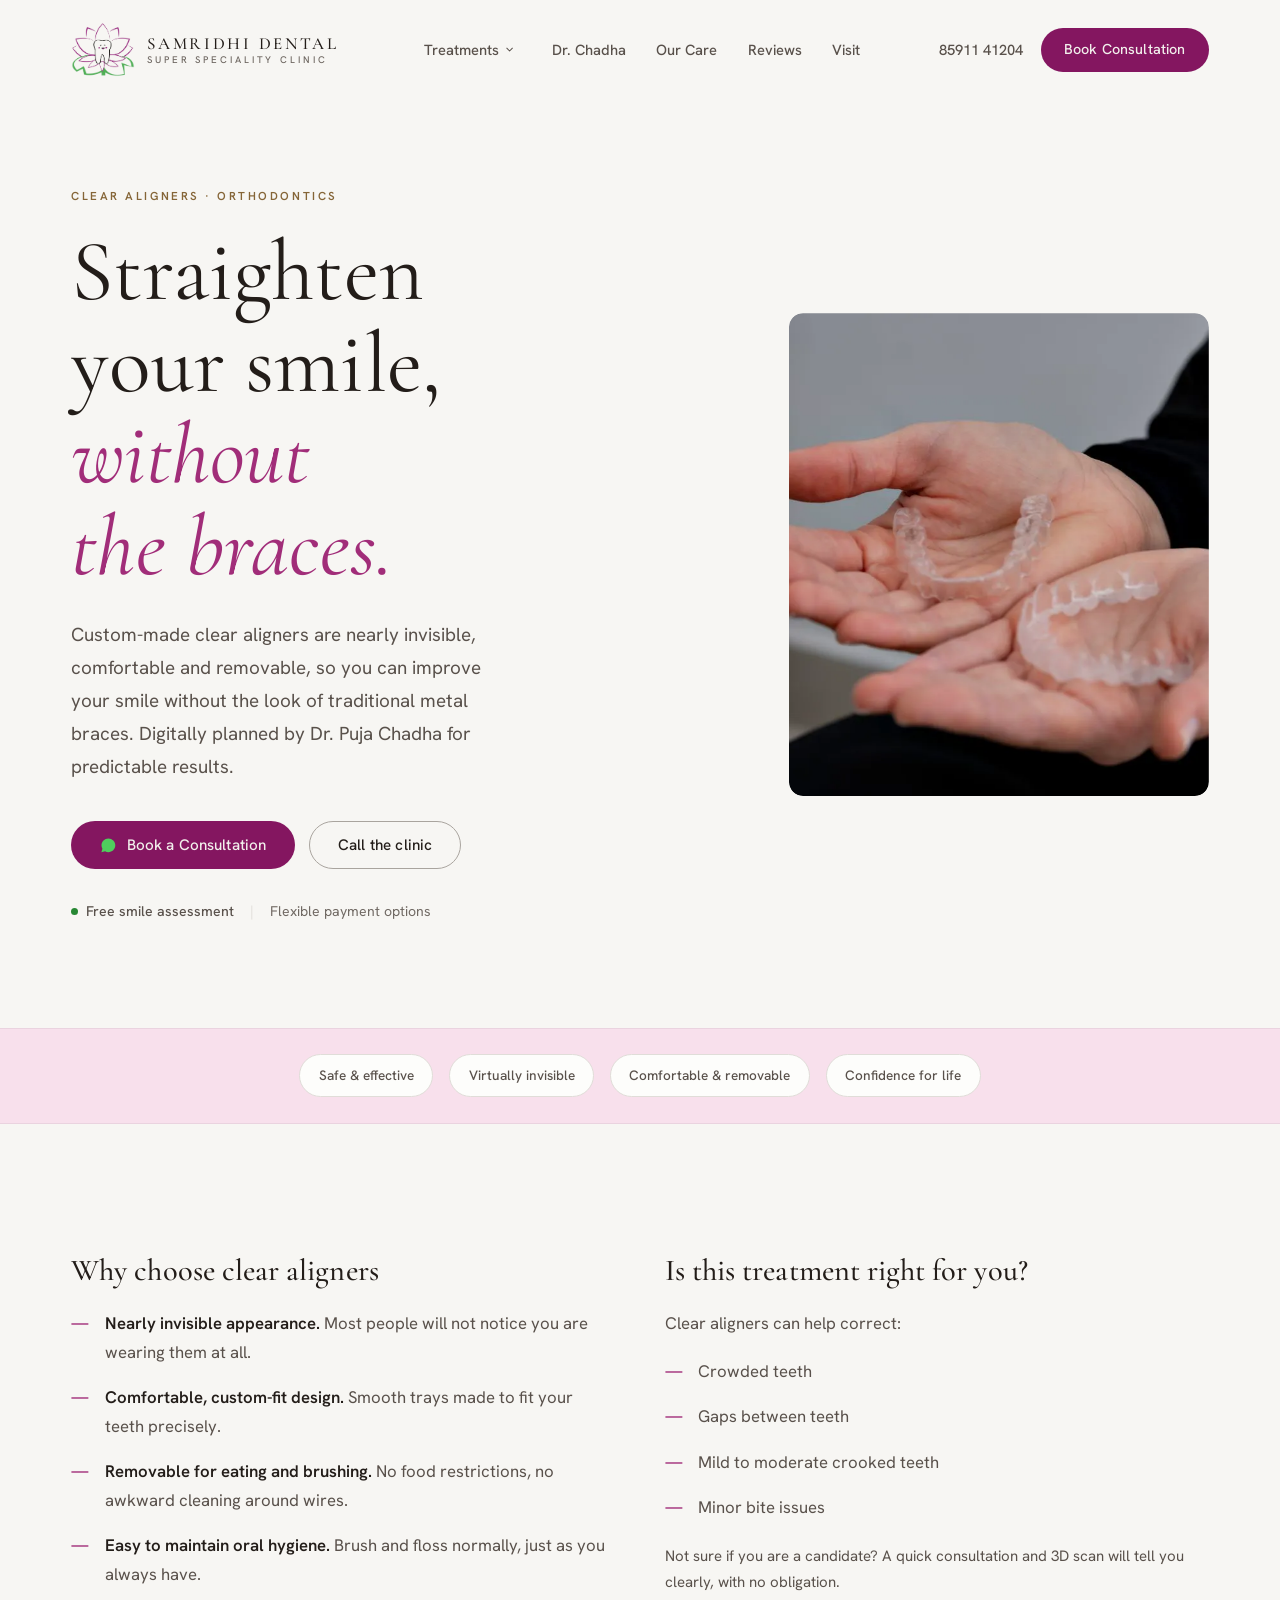
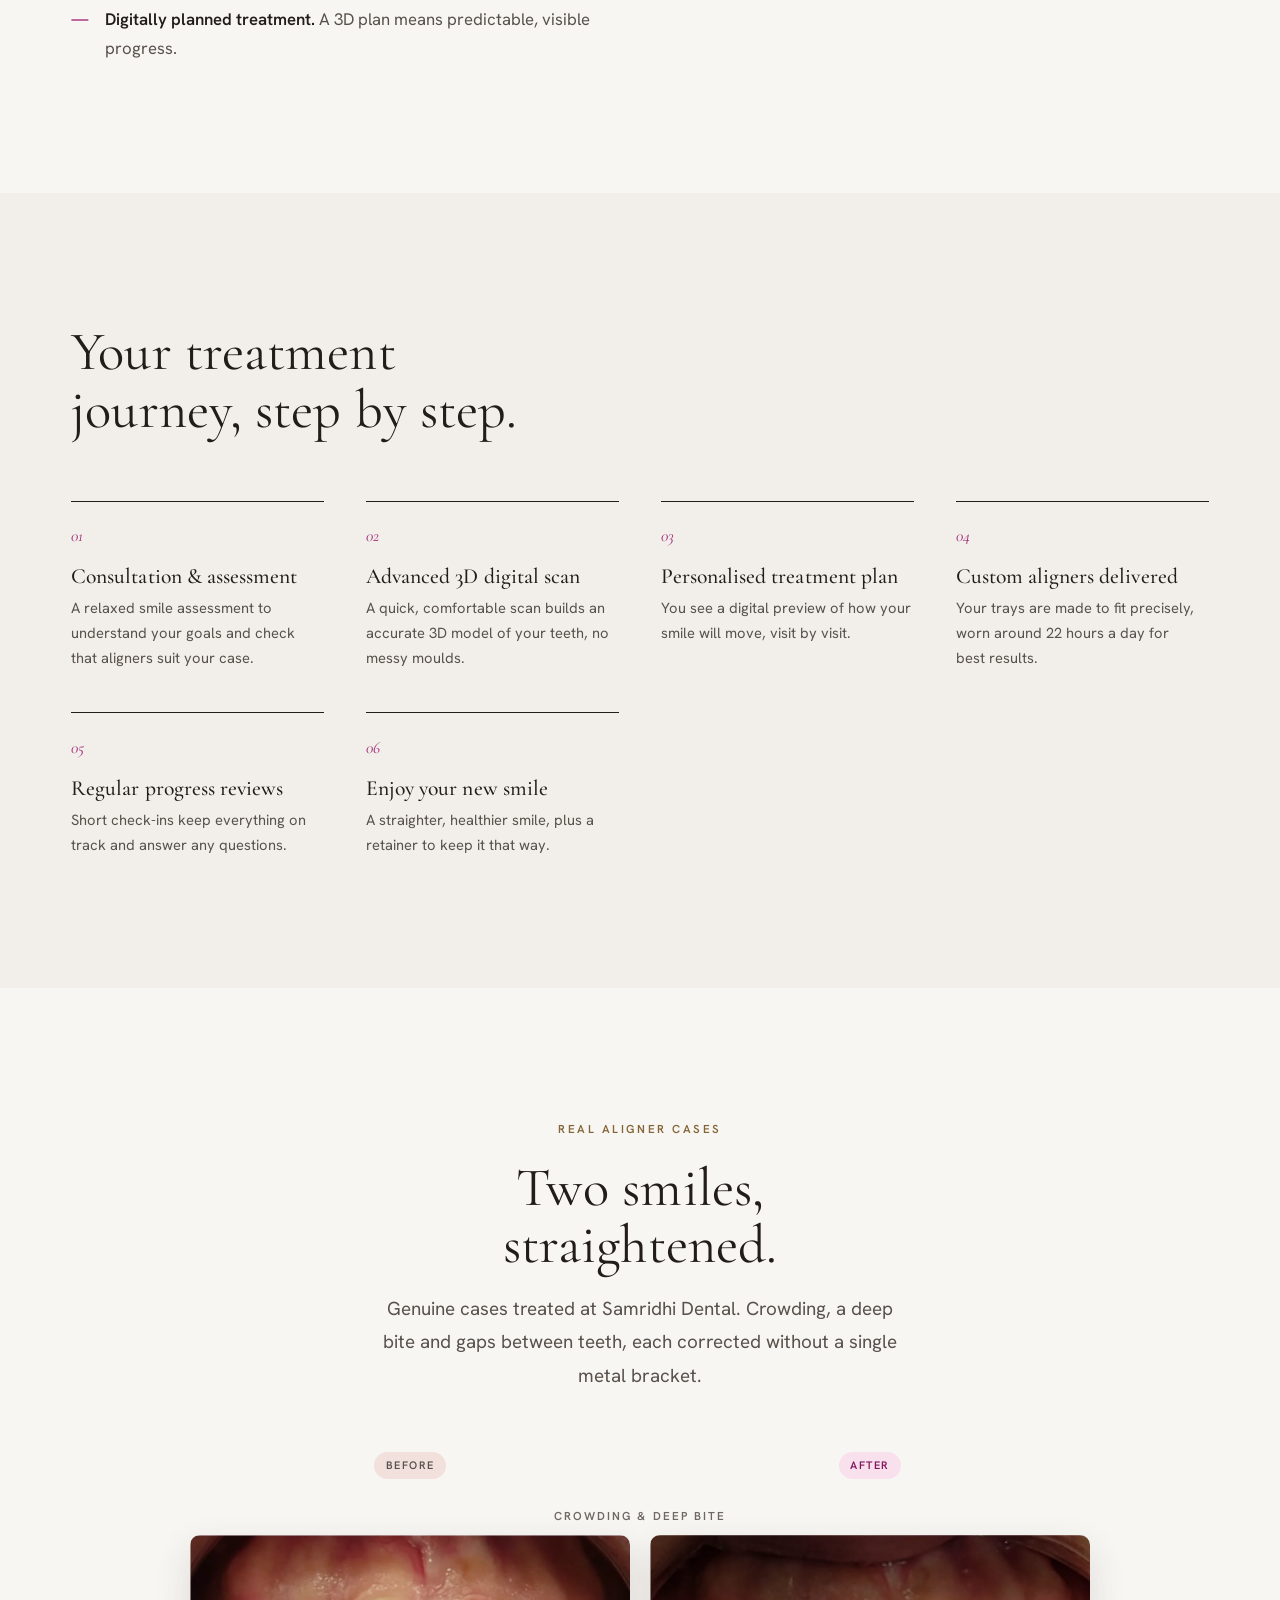
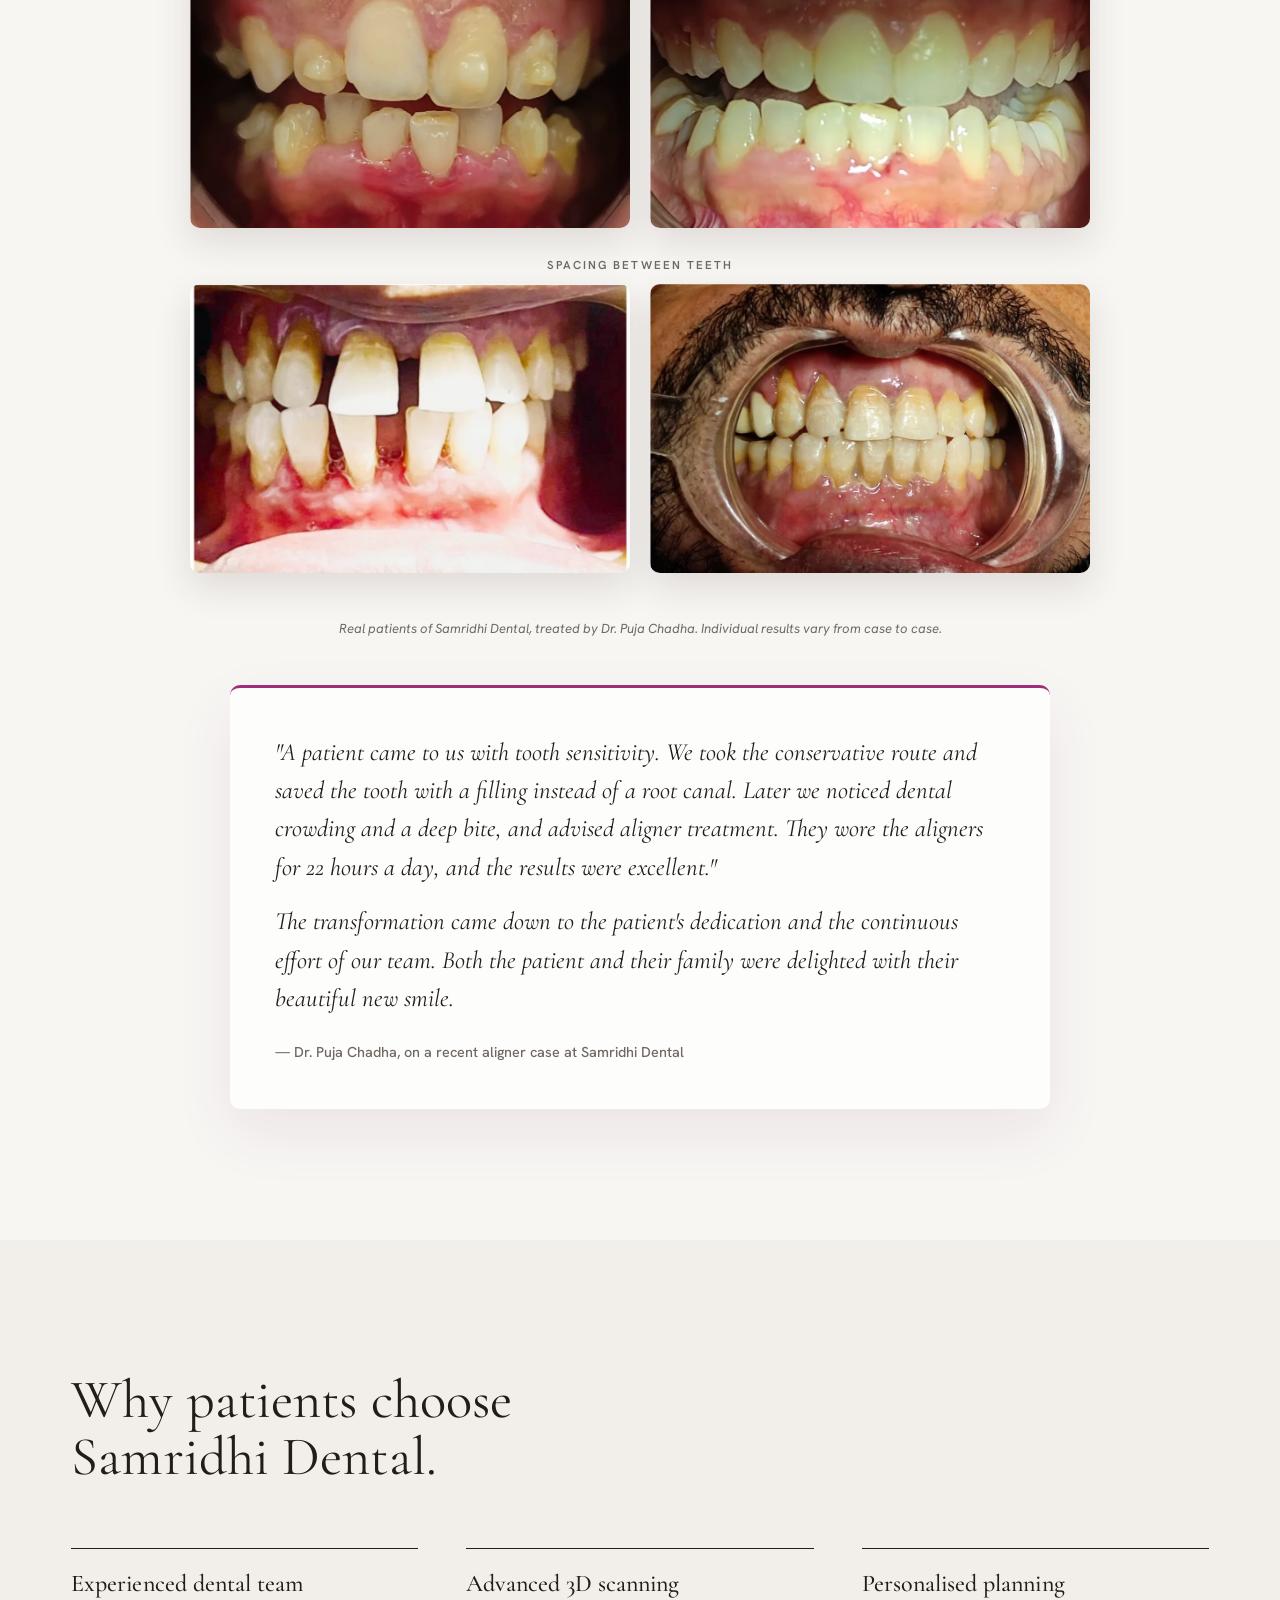
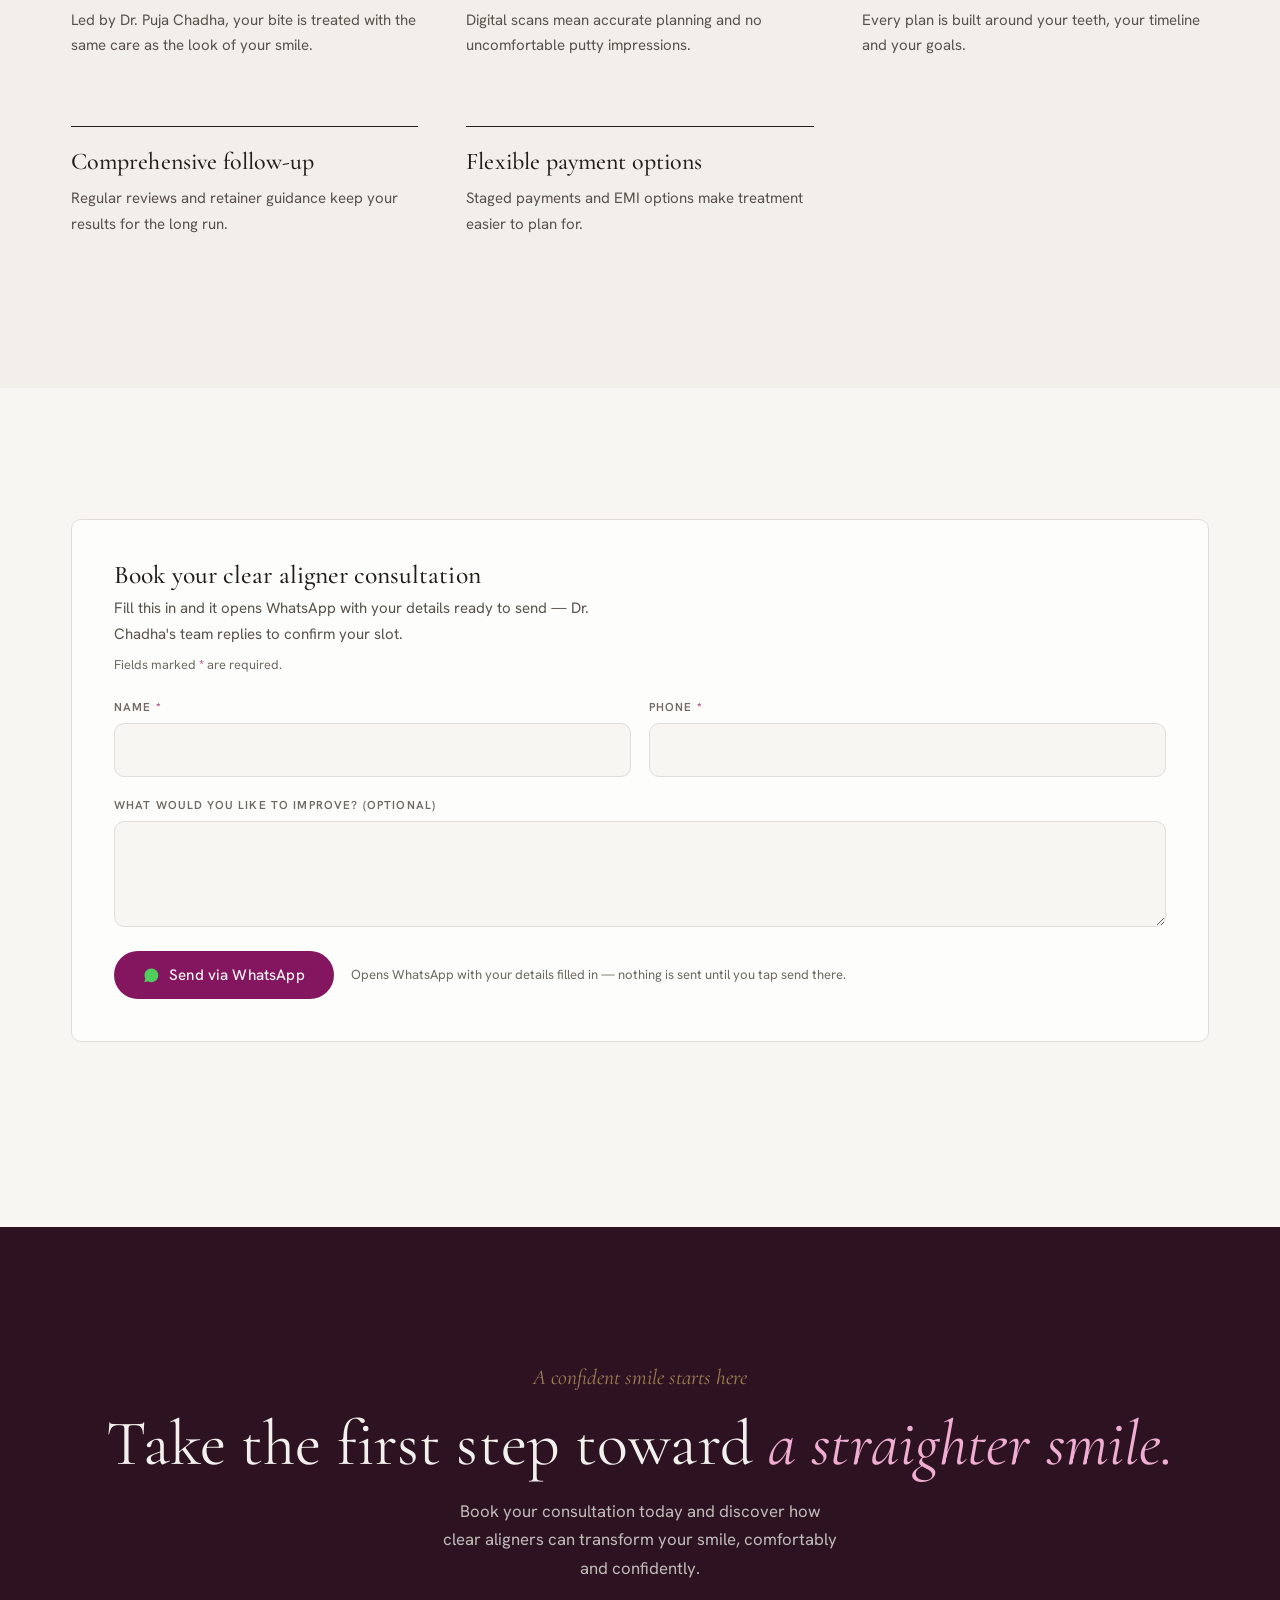
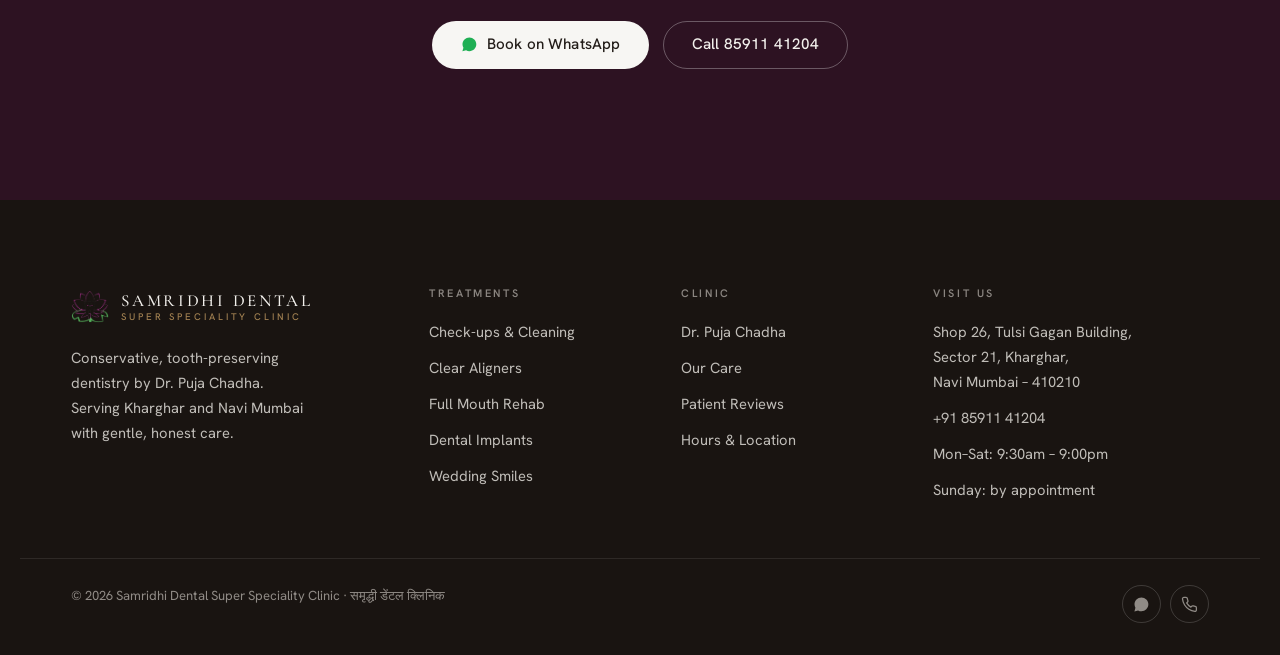
<file: aligners.html>
<!DOCTYPE html>
<html lang="en" class="no-js">
<head>
<meta charset="UTF-8" />
<meta name="viewport" content="width=device-width, initial-scale=1" />
<title>Clear Aligners — Straighten Your Smile Without Braces | Samridhi Dental, Kharghar</title>
<meta name="description" content="Nearly invisible clear aligners at Samridhi Dental, Kharghar. Custom-made, removable and comfortable — correct crowded teeth, gaps and mild bite issues with digitally planned treatment by Dr. Puja Chadha." />
<meta name="theme-color" content="#f6f4f0" />
<meta name="robots" content="index, follow" />
<link rel="icon" href="assets/brand/logo.png" type="image/png" />
<link rel="canonical" href="https://samridhidental.in/aligners.html" />

<!-- Open Graph -->
<meta property="og:title" content="Clear Aligners — Straighten Your Smile Without Braces | Samridhi Dental" />
<meta property="og:description" content="Nearly invisible, removable clear aligners for crowded teeth, gaps and mild bite issues — digitally planned by Dr. Puja Chadha in Kharghar." />
<meta property="og:type" content="website" />
<meta property="og:url" content="https://samridhidental.in/aligners.html" />
<meta property="og:site_name" content="Samridhi Dental Super Speciality Clinic" />
<meta property="og:image" content="https://samridhidental.in/assets/img/services/braces.jpg" />
<meta property="og:locale" content="en_IN" />
<meta name="twitter:card" content="summary_large_image" />
<meta name="twitter:title" content="Clear Aligners — Straighten Your Smile Without Braces" />
<meta name="twitter:description" content="Nearly invisible, removable clear aligners for crowded teeth, gaps and mild bite issues — digitally planned by Dr. Puja Chadha in Kharghar." />
<meta name="twitter:image" content="https://samridhidental.in/assets/img/services/braces.jpg" />

<!-- Structured data -->
<script type="application/ld+json">
{
  "@context": "https://schema.org",
  "@type": "MedicalProcedure",
  "name": "Clear Aligner Treatment",
  "procedureType": "https://schema.org/NoninvasiveProcedure",
  "howPerformed": "Custom-made, removable clear aligner trays digitally planned from a 3D scan gradually move teeth into alignment.",
  "provider": {
    "@type": "Dentist",
    "name": "Samridhi Dental Super Speciality Clinic",
    "telephone": "+91-85911-41204",
    "url": "https://samridhidental.in/aligners.html",
    "address": {
      "@type": "PostalAddress",
      "streetAddress": "Shop 26, Tulsi Gagan Building, Sector 21",
      "addressLocality": "Kharghar, Navi Mumbai",
      "addressRegion": "MH",
      "postalCode": "410210",
      "addressCountry": "IN"
    }
  }
}
</script>

<script>document.documentElement.className = "js";</script>
<link rel="preconnect" href="https://fonts.googleapis.com" />
<link rel="preconnect" href="https://fonts.gstatic.com" crossorigin />
<link href="https://fonts.googleapis.com/css2?family=Cormorant+Garamond:ital,wght@0,400;0,500;0,600;1,400;1,500&family=Hanken+Grotesk:wght@400;500;600&display=swap" rel="stylesheet" />
<link rel="stylesheet" href="styles.css" />
</head>
<body>
<a href="#main" class="btn btn--dark" style="position:absolute;left:-999px;top:0;z-index:500" onfocus="this.style.left='1rem';this.style.top='1rem'" onblur="this.style.left='-999px'">Skip to content</a>

<!-- ===================== HEADER ===================== -->
<header class="header" id="top">
  <div class="wrap header__inner">
    <a href="index.html" class="brand" aria-label="Samridhi Dental Super Speciality Clinic — home">
      <img src="assets/brand/logo.png" alt="" class="brand__mark" width="54" height="54" />
      <span class="brand__text">
        <span class="brand__name">Samridhi Dental</span>
        <span class="brand__sub">Super Speciality Clinic</span>
      </span>
    </a>
    <nav class="nav" aria-label="Primary">
      <div class="nav__group">
        <button type="button" class="nav__trigger" aria-expanded="false" aria-controls="treatmentsMenu">
          Treatments
          <svg viewBox="0 0 24 24" fill="none" stroke="currentColor" stroke-width="2.2" stroke-linecap="round" stroke-linejoin="round" aria-hidden="true"><path d="M6 9l6 6 6-6"/></svg>
        </button>
        <ul class="nav__menu" id="treatmentsMenu">
          <li><a href="services.html">All Services</a></li>
          <li><a href="aligners.html" aria-current="page">Clear Aligners</a></li>
          <li><a href="full-mouth-rehab.html">Full Mouth Rehab</a></li>
          <li><a href="wedding.html">Wedding Smile Package</a></li>
        </ul>
      </div>
      <a href="index.html#about">Dr. Chadha</a>
      <a href="index.html#approach">Our Care</a>
      <a href="index.html#reviews">Reviews</a>
      <a href="index.html#visit">Visit</a>
    </nav>
    <div class="header__cta">
      <a href="tel:+918591141204" class="header__call">85911 41204</a>
      <a href="https://wa.me/918591141204?text=Hi%2C%20I%27d%20like%20to%20book%20a%20clear%20aligner%20consultation%20at%20Samridhi%20Dental%20Clinic." class="btn btn--dark" target="_blank" rel="noopener">Book Consultation</a>
    </div>
    <button class="nav-toggle" aria-expanded="false" aria-controls="drawer" aria-label="Open menu">
      <svg class="menu" viewBox="0 0 24 24" fill="none" stroke="currentColor" stroke-width="1.6" stroke-linecap="round" aria-hidden="true"><path d="M3 7h18M3 12h18M3 17h18"/></svg>
      <svg class="x" viewBox="0 0 24 24" fill="none" stroke="currentColor" stroke-width="1.6" stroke-linecap="round" aria-hidden="true"><path d="M18 6 6 18M6 6l12 12"/></svg>
    </button>
  </div>
</header>

<div class="drawer" id="drawer">
  <a href="services.html">Treatments</a>
  <a href="aligners.html">Clear Aligners</a>
  <a href="full-mouth-rehab.html">Full Mouth Rehab</a>
  <a href="index.html#about">Dr. Puja Chadha</a>
  <a href="wedding.html">Wedding Smiles</a>
  <a href="index.html#approach">Our Care</a>
  <a href="index.html#reviews">Reviews</a>
  <a href="index.html#visit">Visit Us</a>
  <a href="https://wa.me/918591141204?text=Hi%2C%20I%27d%20like%20to%20book%20a%20clear%20aligner%20consultation." class="btn btn--dark" target="_blank" rel="noopener">Book on WhatsApp</a>
</div>

<main id="main">

<!-- ===================== HERO ===================== -->
<section class="hero hero--wedding">
  <div class="wrap hero__grid">
    <div class="hero__copy">
      <span class="kicker" data-enter="1">Clear Aligners · Orthodontics</span>
      <h1 class="h-display" data-enter="2">Straighten your smile, <em>without the braces.</em></h1>
      <p class="lede hero__lede" data-enter="3">Custom-made clear aligners are nearly invisible, comfortable and removable, so you can improve your smile without the look of traditional metal braces. Digitally planned by Dr. Puja Chadha for predictable results.</p>
      <div class="hero__actions" data-enter="4">
        <a href="https://wa.me/918591141204?text=Hi%2C%20I%27d%20like%20to%20book%20a%20clear%20aligner%20consultation%20at%20Samridhi%20Dental%20Clinic." class="btn btn--dark" target="_blank" rel="noopener">
          <svg class="wa-glyph" viewBox="0 0 24 24" fill="currentColor" aria-hidden="true"><path d="M17.47 14.38c-.3-.15-1.74-.86-2-.95-.27-.1-.46-.15-.66.15-.2.3-.76.95-.93 1.14-.17.2-.34.22-.63.07-.3-.15-1.25-.46-2.38-1.47-.88-.78-1.47-1.75-1.64-2.05-.17-.3-.02-.46.13-.6.13-.13.3-.34.44-.51.15-.17.2-.3.3-.49.1-.2.05-.37-.02-.52-.08-.15-.66-1.59-.9-2.18-.24-.57-.48-.49-.66-.5l-.56-.01c-.2 0-.52.07-.79.37-.27.3-1.04 1.02-1.04 2.48 0 1.46 1.06 2.87 1.21 3.07.15.2 2.1 3.2 5.08 4.49.71.3 1.26.49 1.69.62.71.23 1.36.2 1.87.12.57-.08 1.74-.71 1.99-1.4.24-.69.24-1.28.17-1.4-.07-.13-.27-.2-.56-.35zM12.04 2C6.58 2 2.13 6.45 2.13 11.91c0 1.75.46 3.45 1.32 4.95L2 22l5.25-1.38a9.9 9.9 0 0 0 4.79 1.22h.01c5.46 0 9.91-4.45 9.91-9.91 0-2.65-1.03-5.14-2.9-7.01A9.86 9.86 0 0 0 12.04 2z"/></svg>
          Book a Consultation
        </a>
        <a href="tel:+918591141204" class="btn btn--outline">Call the clinic</a>
      </div>
      <p class="hero__meta" data-enter="5">
        <span class="live">Free smile assessment</span>
        <span class="sep" aria-hidden="true">|</span>
        <span>Flexible payment options</span>
      </p>
    </div>
    <div class="hero__media" data-enter>
      <picture>
        <source srcset="assets/img/services/braces.webp" type="image/webp" />
        <img src="assets/img/services/braces.jpg" alt="A pair of clear dental aligners held in hand" width="900" height="1035" fetchpriority="high" />
      </picture>
    </div>
  </div>
</section>

<!-- ===================== TRUST BADGES ===================== -->
<div class="badges">
  <div class="wrap badges__row">
    <span class="badge">Safe &amp; effective</span>
    <span class="badge">Virtually invisible</span>
    <span class="badge">Comfortable &amp; removable</span>
    <span class="badge">Confidence for life</span>
  </div>
</div>

<!-- ===================== BENEFITS + CANDIDACY ===================== -->
<section class="section" id="why">
  <div class="wrap">
    <div class="wedding-menu" data-reveal>
      <div>
        <h2 class="h-sub" style="margin-bottom:1.4rem">Why choose clear aligners</h2>
        <ul class="feature-list">
          <li><span class="dash" aria-hidden="true">—</span><span><b>Nearly invisible appearance.</b> Most people will not notice you are wearing them at all.</span></li>
          <li><span class="dash" aria-hidden="true">—</span><span><b>Comfortable, custom-fit design.</b> Smooth trays made to fit your teeth precisely.</span></li>
          <li><span class="dash" aria-hidden="true">—</span><span><b>Removable for eating and brushing.</b> No food restrictions, no awkward cleaning around wires.</span></li>
          <li><span class="dash" aria-hidden="true">—</span><span><b>Easy to maintain oral hygiene.</b> Brush and floss normally, just as you always have.</span></li>
          <li><span class="dash" aria-hidden="true">—</span><span><b>Digitally planned treatment.</b> A 3D plan means predictable, visible progress.</span></li>
        </ul>
      </div>
      <div>
        <h2 class="h-sub" style="margin-bottom:1.4rem">Is this treatment right for you?</h2>
        <p style="color:var(--ink-soft);margin-bottom:1.2rem">Clear aligners can help correct:</p>
        <ul class="feature-list">
          <li><span class="dash" aria-hidden="true">—</span><span>Crowded teeth</span></li>
          <li><span class="dash" aria-hidden="true">—</span><span>Gaps between teeth</span></li>
          <li><span class="dash" aria-hidden="true">—</span><span>Mild to moderate crooked teeth</span></li>
          <li><span class="dash" aria-hidden="true">—</span><span>Minor bite issues</span></li>
        </ul>
        <p style="color:var(--ink-soft);margin-top:1.4rem;font-size:0.94rem">Not sure if you are a candidate? A quick consultation and 3D scan will tell you clearly, with no obligation.</p>
      </div>
    </div>
  </div>
</section>

<!-- ===================== JOURNEY ===================== -->
<section class="section section--alt" id="journey">
  <div class="wrap">
    <div class="section-head" data-reveal>
      <h2 class="h-section">Your treatment journey, step by step.</h2>
    </div>
    <div class="steps">
      <div class="step" data-reveal><span class="step__n"></span><h3>Consultation &amp; assessment</h3><p>A relaxed smile assessment to understand your goals and check that aligners suit your case.</p></div>
      <div class="step" data-reveal data-reveal="2"><span class="step__n"></span><h3>Advanced 3D digital scan</h3><p>A quick, comfortable scan builds an accurate 3D model of your teeth, no messy moulds.</p></div>
      <div class="step" data-reveal data-reveal="3"><span class="step__n"></span><h3>Personalised treatment plan</h3><p>You see a digital preview of how your smile will move, visit by visit.</p></div>
      <div class="step" data-reveal><span class="step__n"></span><h3>Custom aligners delivered</h3><p>Your trays are made to fit precisely, worn around 22 hours a day for best results.</p></div>
      <div class="step" data-reveal data-reveal="2"><span class="step__n"></span><h3>Regular progress reviews</h3><p>Short check-ins keep everything on track and answer any questions.</p></div>
      <div class="step" data-reveal data-reveal="3"><span class="step__n"></span><h3>Enjoy your new smile</h3><p>A straighter, healthier smile, plus a retainer to keep it that way.</p></div>
    </div>
  </div>
</section>

<!-- ===================== CASE STORY ===================== -->
<section class="section" id="story">
  <div class="wrap">
    <div class="section-head" data-reveal style="text-align:center;margin-inline:auto">
      <span class="kicker">Real aligner cases</span>
      <h2 class="h-section">Two smiles, straightened.</h2>
      <p class="lede" style="margin-inline:auto">Genuine cases treated at Samridhi Dental. Crowding, a deep bite and gaps between teeth, each corrected without a single metal bracket.</p>
    </div>

    <div class="case-study" data-reveal style="margin-bottom:2.8rem">
      <!-- Column headers, shown once for both cases -->
      <div class="case-study__head">
        <span class="beforeafter__tag">Before</span>
        <span class="beforeafter__tag beforeafter__tag--after">After</span>
      </div>

      <figure class="case-view">
        <figcaption class="case-view__label">Crowding &amp; deep bite</figcaption>
        <div class="case-view__pair">
          <picture><source srcset="assets/img/cases/align-crowding-before.webp" type="image/webp" /><img src="assets/img/cases/align-crowding-before.jpg" alt="Before aligner treatment: severely crowded and rotated teeth with uneven gaps" loading="lazy" width="1000" height="665" /></picture>
          <picture><source srcset="assets/img/cases/align-crowding-after.webp" type="image/webp" /><img src="assets/img/cases/align-crowding-after.jpg" alt="After aligner treatment: an even, neatly aligned arch" loading="lazy" width="1000" height="665" /></picture>
        </div>
      </figure>

      <figure class="case-view">
        <figcaption class="case-view__label">Spacing between teeth</figcaption>
        <div class="case-view__pair">
          <picture><source srcset="assets/img/cases/align-spacing-before.webp" type="image/webp" /><img src="assets/img/cases/align-spacing-before.jpg" alt="Before aligner treatment: noticeable gaps and flared front teeth" loading="lazy" width="1000" height="655" /></picture>
          <picture><source srcset="assets/img/cases/align-spacing-after.webp" type="image/webp" /><img src="assets/img/cases/align-spacing-after.jpg" alt="After aligner treatment: gaps closed with an even, settled bite" loading="lazy" width="1000" height="655" /></picture>
        </div>
      </figure>
    </div>

    <p class="beforeafter__note" style="margin-bottom:2.8rem">Real patients of Samridhi Dental, treated by Dr. Puja Chadha. Individual results vary from case to case.</p>

    <div class="story-card" data-reveal>
      <blockquote>
        <p>"A patient came to us with tooth sensitivity. We took the conservative route and saved the tooth with a filling instead of a root canal. Later we noticed dental crowding and a deep bite, and advised aligner treatment. They wore the aligners for 22 hours a day, and the results were excellent."</p>
        <p style="margin-top:1rem">The transformation came down to the patient's dedication and the continuous effort of our team. Both the patient and their family were delighted with their beautiful new smile.</p>
      </blockquote>
      <footer class="story-card__by">— Dr. Puja Chadha, on a recent aligner case at Samridhi Dental</footer>
    </div>
  </div>
</section>

<!-- ===================== WHY SAMRIDHI ===================== -->
<section class="section section--alt" id="why-us">
  <div class="wrap">
    <div class="section-head" data-reveal>
      <h2 class="h-section">Why patients choose Samridhi Dental.</h2>
    </div>
    <div class="package-grid" data-reveal>
      <div class="package"><h3>Experienced dental team</h3><p>Led by Dr. Puja Chadha, your bite is treated with the same care as the look of your smile.</p></div>
      <div class="package"><h3>Advanced 3D scanning</h3><p>Digital scans mean accurate planning and no uncomfortable putty impressions.</p></div>
      <div class="package"><h3>Personalised planning</h3><p>Every plan is built around your teeth, your timeline and your goals.</p></div>
      <div class="package"><h3>Comprehensive follow-up</h3><p>Regular reviews and retainer guidance keep your results for the long run.</p></div>
      <div class="package"><h3>Flexible payment options</h3><p>Staged payments and EMI options make treatment easier to plan for.</p></div>
    </div>
  </div>
</section>

<!-- ===================== BOOK ===================== -->
<section class="section" id="book">
  <div class="wrap">
    <div class="appt-card" data-reveal>
      <h3>Book your clear aligner consultation</h3>
      <p>Fill this in and it opens WhatsApp with your details ready to send — Dr. Chadha's team replies to confirm your slot.</p>
      <p class="appt-form__required-note">Fields marked <span class="req" aria-hidden="true">*</span> are required.</p>
      <form class="appt-form" id="apptFormAligners">
        <input type="hidden" name="context" value="a clear aligner consultation" />
        <div class="appt-form__row">
          <div class="field">
            <label for="aName">Name <span class="req" aria-hidden="true">*</span></label>
            <input type="text" id="aName" name="name" autocomplete="name" required />
          </div>
          <div class="field">
            <label for="aPhone">Phone <span class="req" aria-hidden="true">*</span></label>
            <input type="tel" id="aPhone" name="phone" autocomplete="tel" inputmode="tel" required />
          </div>
        </div>
        <div class="field">
          <label for="aMessage">What would you like to improve? (optional)</label>
          <textarea id="aMessage" name="message" rows="3"></textarea>
        </div>
        <div class="appt-form__submit">
          <button type="submit" class="btn btn--dark">
            <svg class="wa-glyph" viewBox="0 0 24 24" fill="currentColor" aria-hidden="true"><path d="M17.47 14.38c-.3-.15-1.74-.86-2-.95-.27-.1-.46-.15-.66.15-.2.3-.76.95-.93 1.14-.17.2-.34.22-.63.07-.3-.15-1.25-.46-2.38-1.47-.88-.78-1.47-1.75-1.64-2.05-.17-.3-.02-.46.13-.6.13-.13.3-.34.44-.51.15-.17.2-.3.3-.49.1-.2.05-.37-.02-.52-.08-.15-.66-1.59-.9-2.18-.24-.57-.48-.49-.66-.5l-.56-.01c-.2 0-.52.07-.79.37-.27.3-1.04 1.02-1.04 2.48 0 1.46 1.06 2.87 1.21 3.07.15.2 2.1 3.2 5.08 4.49.71.3 1.26.49 1.69.62.71.23 1.36.2 1.87.12.57-.08 1.74-.71 1.99-1.4.24-.69.24-1.28.17-1.4-.07-.13-.27-.2-.56-.35zM12.04 2C6.58 2 2.13 6.45 2.13 11.91c0 1.75.46 3.45 1.32 4.95L2 22l5.25-1.38a9.9 9.9 0 0 0 4.79 1.22h.01c5.46 0 9.91-4.45 9.91-9.91 0-2.65-1.03-5.14-2.9-7.01A9.86 9.86 0 0 0 12.04 2z"/></svg>
            Send via WhatsApp
          </button>
          <span class="appt-form__note">Opens WhatsApp with your details filled in — nothing is sent until you tap send there.</span>
        </div>
      </form>
    </div>
  </div>
</section>

<!-- ===================== CTA ===================== -->
<section class="section cta">
  <div class="wrap" data-reveal>
    <span class="cta__lede">A confident smile starts here</span>
    <h2>Take the first step toward <em>a straighter smile.</em></h2>
    <p>Book your consultation today and discover how clear aligners can transform your smile, comfortably and confidently.</p>
    <div class="cta__actions">
      <a href="https://wa.me/918591141204?text=Hi%2C%20I%27d%20like%20to%20book%20a%20clear%20aligner%20consultation%20at%20Samridhi%20Dental%20Clinic." class="btn btn--ivory" target="_blank" rel="noopener">
        <svg class="wa-glyph" viewBox="0 0 24 24" fill="currentColor" aria-hidden="true" style="color:#1faf54"><path d="M17.47 14.38c-.3-.15-1.74-.86-2-.95-.27-.1-.46-.15-.66.15-.2.3-.76.95-.93 1.14-.17.2-.34.22-.63.07-.3-.15-1.25-.46-2.38-1.47-.88-.78-1.47-1.75-1.64-2.05-.17-.3-.02-.46.13-.6.13-.13.3-.34.44-.51.15-.17.2-.3.3-.49.1-.2.05-.37-.02-.52-.08-.15-.66-1.59-.9-2.18-.24-.57-.48-.49-.66-.5l-.56-.01c-.2 0-.52.07-.79.37-.27.3-1.04 1.02-1.04 2.48 0 1.46 1.06 2.87 1.21 3.07.15.2 2.1 3.2 5.08 4.49.71.3 1.26.49 1.69.62.71.23 1.36.2 1.87.12.57-.08 1.74-.71 1.99-1.4.24-.69.24-1.28.17-1.4-.07-.13-.27-.2-.56-.35zM12.04 2C6.58 2 2.13 6.45 2.13 11.91c0 1.75.46 3.45 1.32 4.95L2 22l5.25-1.38a9.9 9.9 0 0 0 4.79 1.22h.01c5.46 0 9.91-4.45 9.91-9.91 0-2.65-1.03-5.14-2.9-7.01A9.86 9.86 0 0 0 12.04 2z"/></svg>
        Book on WhatsApp
      </a>
      <a href="tel:+918591141204" class="btn btn--outline-light">Call 85911 41204</a>
    </div>
  </div>
</section>

</main>

<!-- ===================== FOOTER ===================== -->
<footer class="footer">
  <div class="wrap footer__grid">
    <div>
      <a href="index.html" class="brand">
        <img src="assets/brand/logo.png" alt="" class="brand__mark" width="38" height="38" />
        <span class="brand__text">
          <span class="brand__name">Samridhi Dental</span>
          <span class="brand__sub">Super Speciality Clinic</span>
        </span>
      </a>
      <p class="footer__about">Conservative, tooth-preserving dentistry by Dr. Puja Chadha. Serving Kharghar and Navi Mumbai with gentle, honest care.</p>
    </div>
    <div>
      <h4>Treatments</h4>
      <ul>
        <li><a href="services.html#checkups">Check-ups &amp; Cleaning</a></li>
        <li><a href="aligners.html">Clear Aligners</a></li>
        <li><a href="full-mouth-rehab.html">Full Mouth Rehab</a></li>
        <li><a href="services.html#implants">Dental Implants</a></li>
        <li><a href="wedding.html">Wedding Smiles</a></li>
      </ul>
    </div>
    <div>
      <h4>Clinic</h4>
      <ul>
        <li><a href="index.html#about">Dr. Puja Chadha</a></li>
        <li><a href="index.html#approach">Our Care</a></li>
        <li><a href="index.html#reviews">Patient Reviews</a></li>
        <li><a href="index.html#visit">Hours &amp; Location</a></li>
      </ul>
    </div>
    <div>
      <h4>Visit us</h4>
      <ul>
        <li>Shop 26, Tulsi Gagan Building,<br>Sector 21, Kharghar,<br>Navi Mumbai – 410210</li>
        <li><a href="tel:+918591141204">+91 85911 41204</a></li>
        <li>Mon–Sat: 9:30am – 9:00pm</li>
        <li>Sunday: by appointment</li>
      </ul>
    </div>
  </div>
  <div class="wrap footer__bottom">
    <span>© <span id="year">2026</span> Samridhi Dental Super Speciality Clinic · समृद्धी डेंटल क्लिनिक</span>
    <div class="footer__social">
      <a href="https://wa.me/918591141204" aria-label="WhatsApp" target="_blank" rel="noopener"><svg viewBox="0 0 24 24" fill="currentColor" aria-hidden="true"><path d="M17.47 14.38c-.3-.15-1.74-.86-2-.95-.27-.1-.46-.15-.66.15-.2.3-.76.95-.93 1.14-.17.2-.34.22-.63.07-.3-.15-1.25-.46-2.38-1.47-.88-.78-1.47-1.75-1.64-2.05-.17-.3-.02-.46.13-.6.13-.13.3-.34.44-.51.15-.17.2-.3.3-.49.1-.2.05-.37-.02-.52-.08-.15-.66-1.59-.9-2.18-.24-.57-.48-.49-.66-.5l-.56-.01c-.2 0-.52.07-.79.37-.27.3-1.04 1.02-1.04 2.48 0 1.46 1.06 2.87 1.21 3.07.15.2 2.1 3.2 5.08 4.49.71.3 1.26.49 1.69.62.71.23 1.36.2 1.87.12.57-.08 1.74-.71 1.99-1.4.24-.69.24-1.28.17-1.4-.07-.13-.27-.2-.56-.35zM12.04 2C6.58 2 2.13 6.45 2.13 11.91c0 1.75.46 3.45 1.32 4.95L2 22l5.25-1.38a9.9 9.9 0 0 0 4.79 1.22h.01c5.46 0 9.91-4.45 9.91-9.91 0-2.65-1.03-5.14-2.9-7.01A9.86 9.86 0 0 0 12.04 2z"/></svg></a>
      <a href="tel:+918591141204" aria-label="Call"><svg viewBox="0 0 24 24" fill="none" stroke="currentColor" stroke-width="1.8" stroke-linecap="round" stroke-linejoin="round" aria-hidden="true"><path d="M22 16.92v3a2 2 0 0 1-2.18 2 19.79 19.79 0 0 1-8.63-3.07 19.5 19.5 0 0 1-6-6 19.79 19.79 0 0 1-3.07-8.67A2 2 0 0 1 4.11 2h3a2 2 0 0 1 2 1.72c.13.96.36 1.9.7 2.81a2 2 0 0 1-.45 2.11L8.09 9.91a16 16 0 0 0 6 6l1.27-1.27a2 2 0 0 1 2.11-.45c.9.34 1.85.57 2.81.7A2 2 0 0 1 22 16.92z"/></svg></a>
    </div>
  </div>
</footer>

<div class="mobile-bar">
  <a href="tel:+918591141204" class="btn btn--outline">Call</a>
  <a href="https://wa.me/918591141204?text=Hi%2C%20I%27d%20like%20to%20book%20a%20clear%20aligner%20consultation%20at%20Samridhi%20Dental%20Clinic." class="btn btn--dark" target="_blank" rel="noopener">Book on WhatsApp</a>
</div>

<script src="script.js"></script>
</body>
</html>
</file>
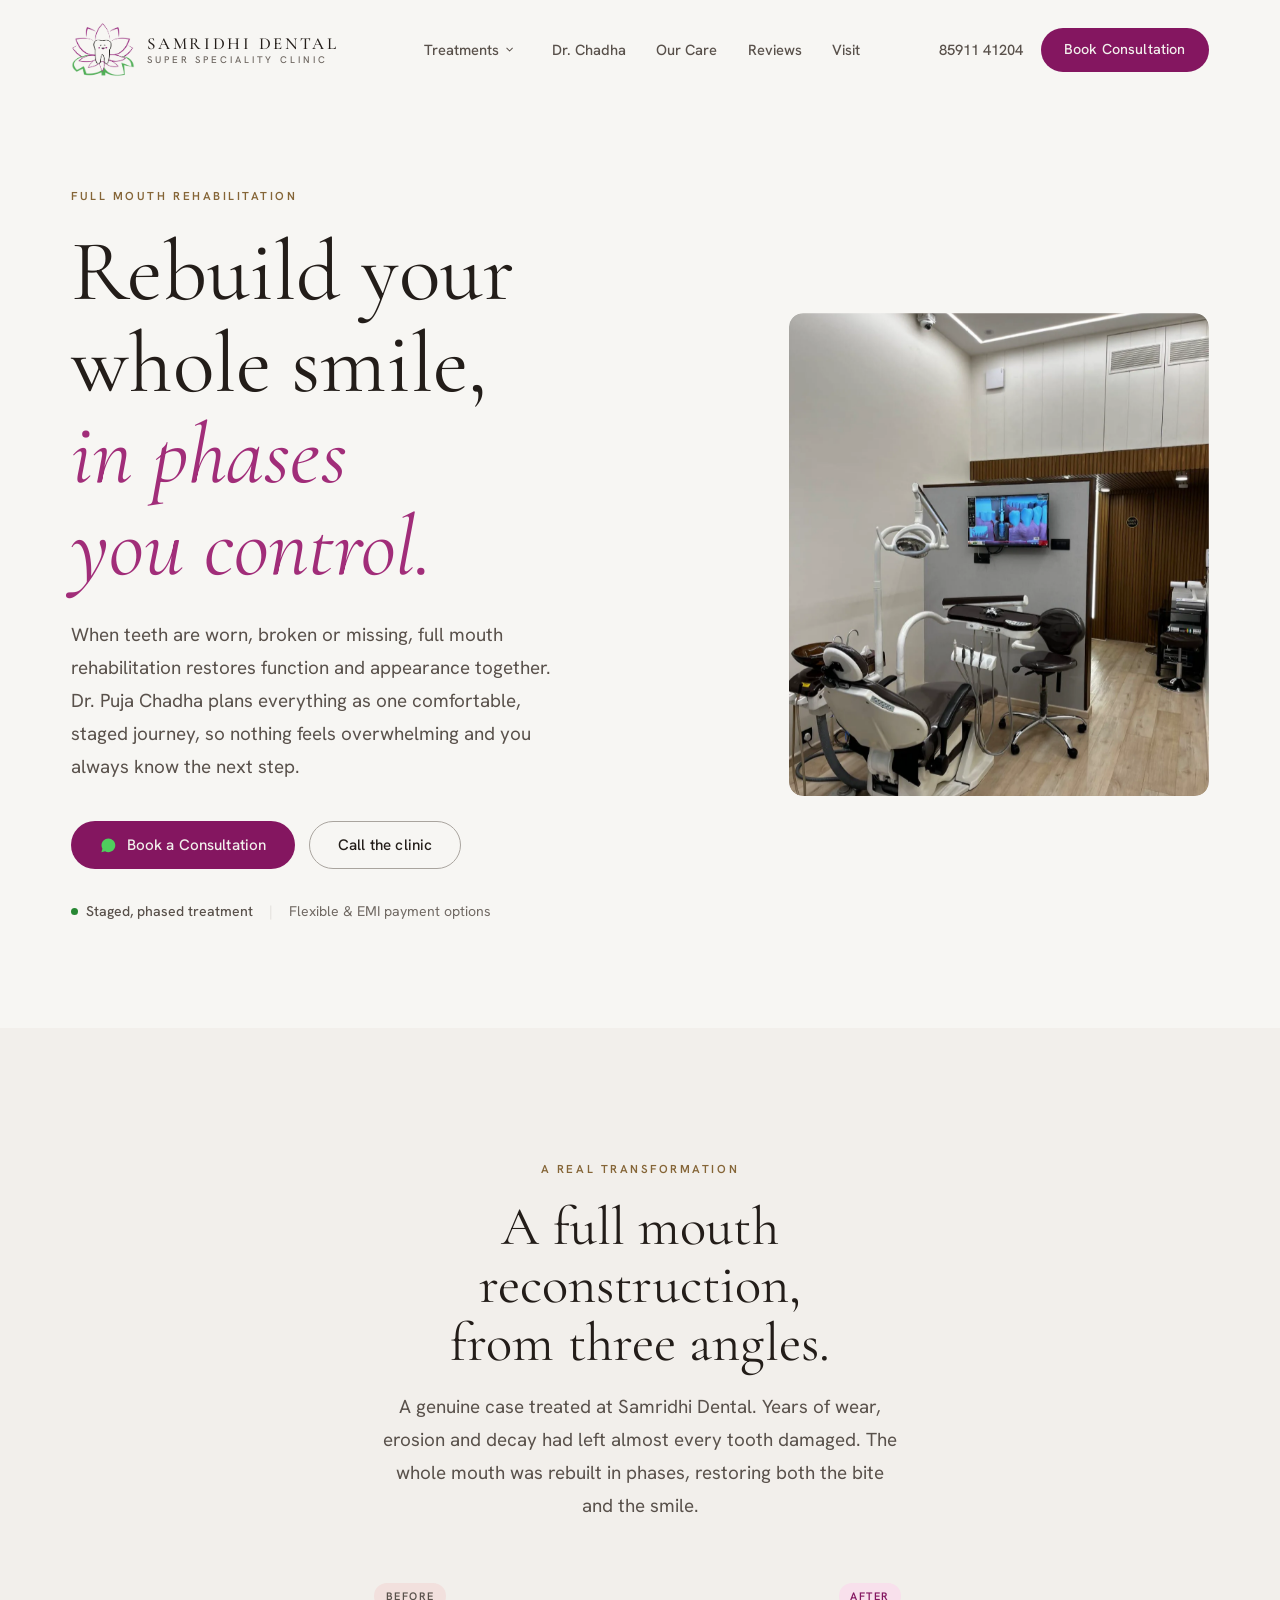
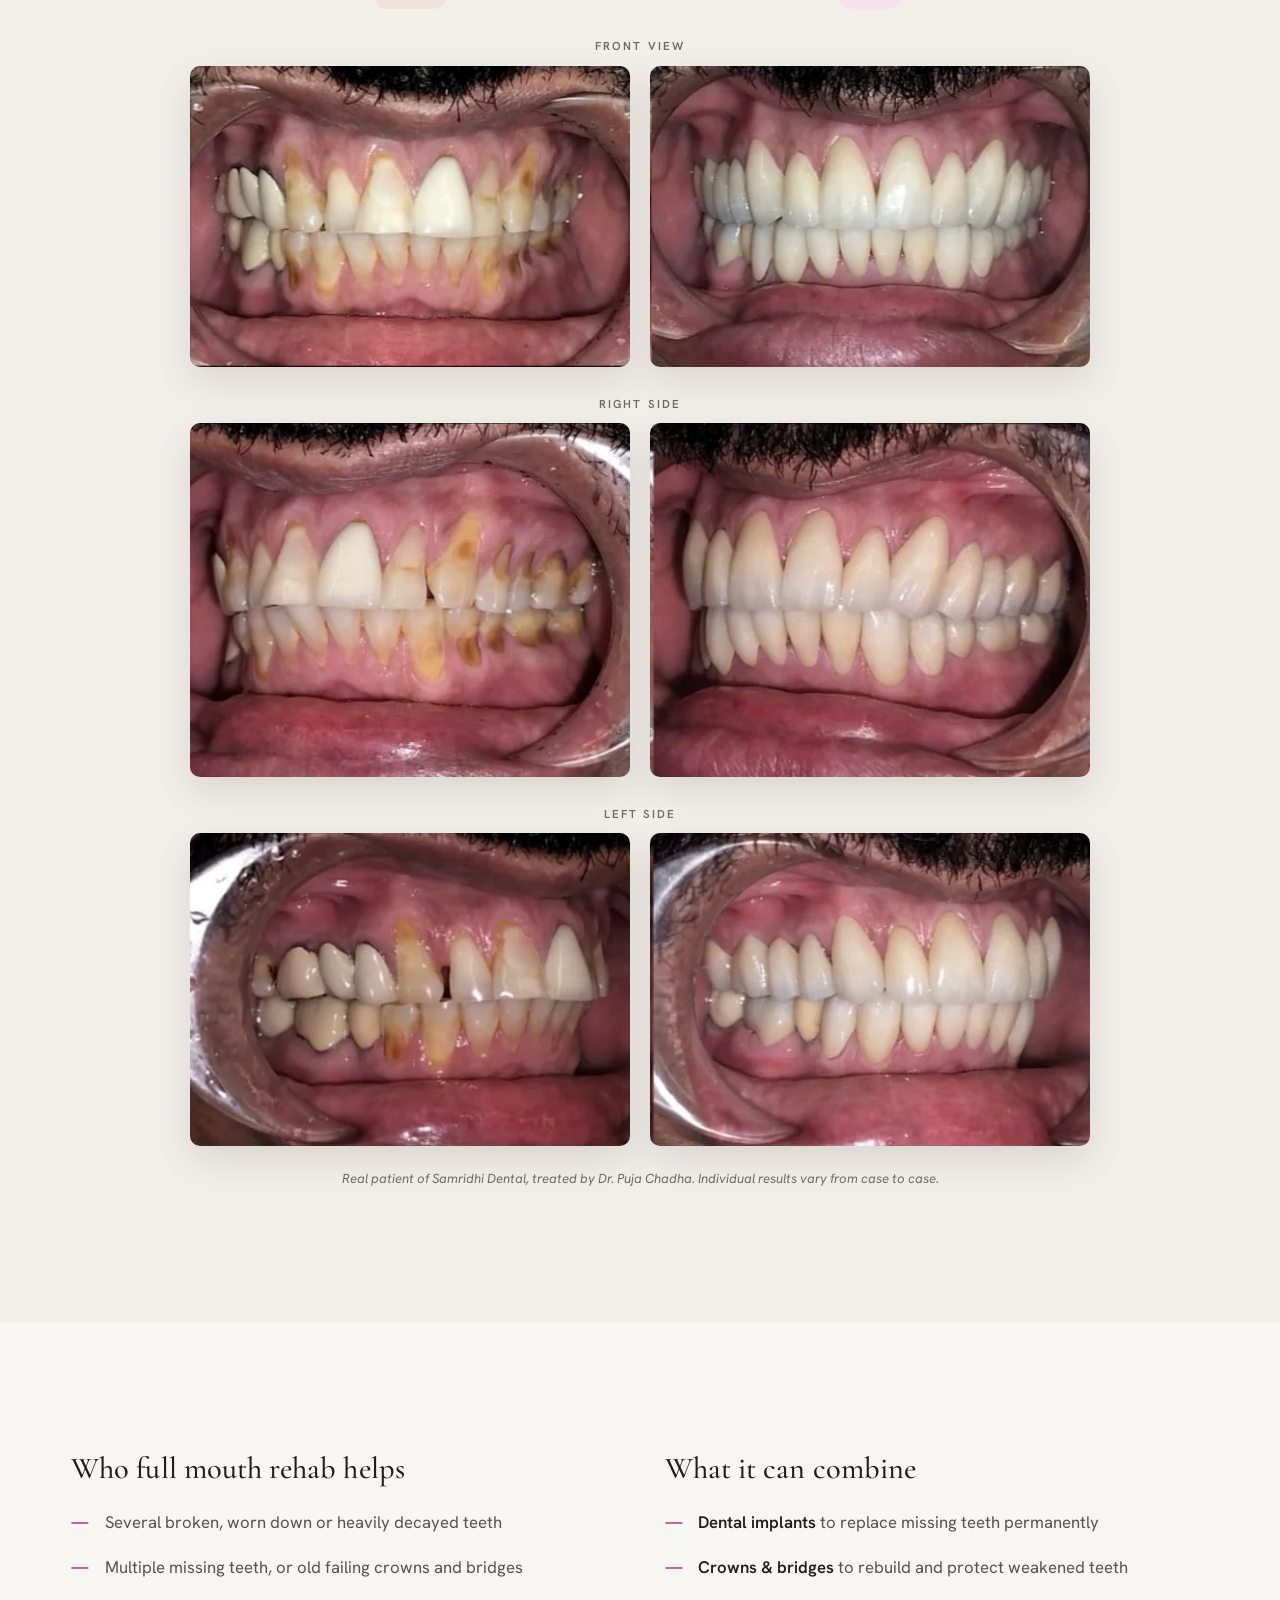
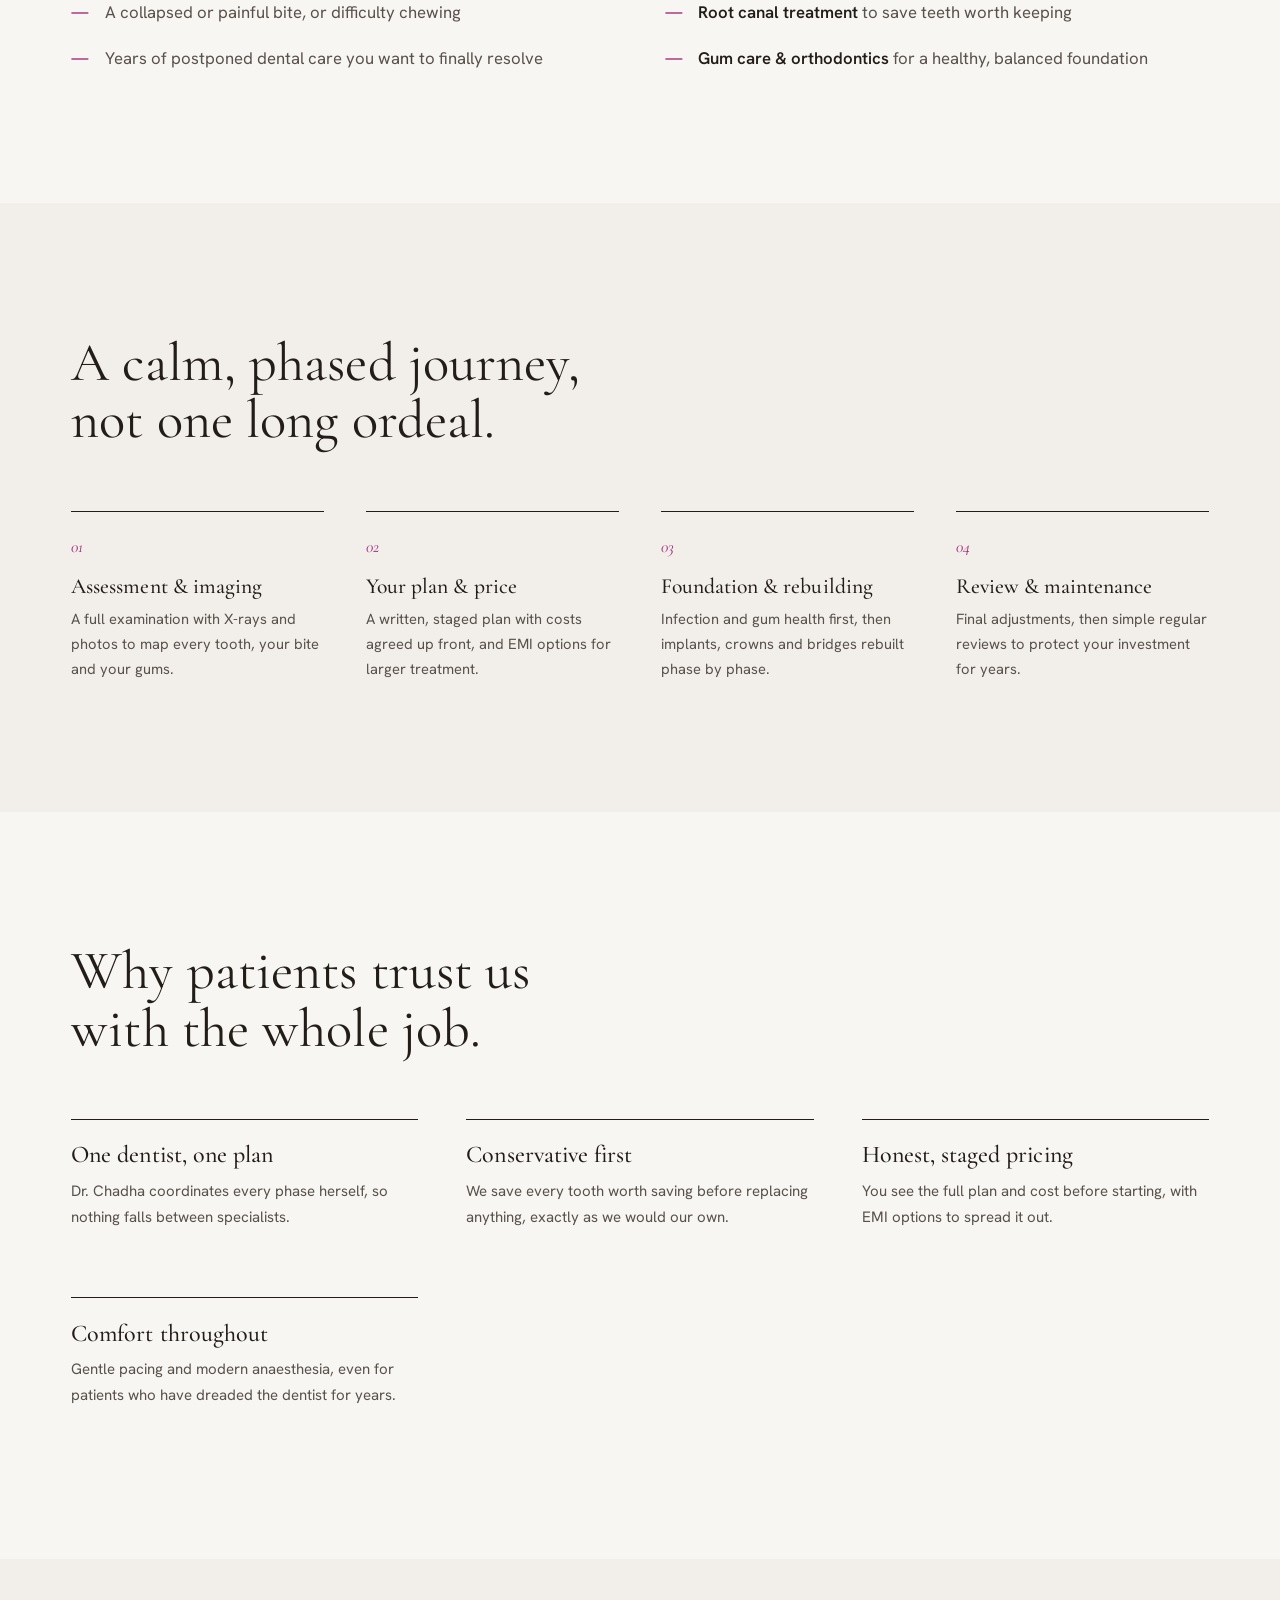
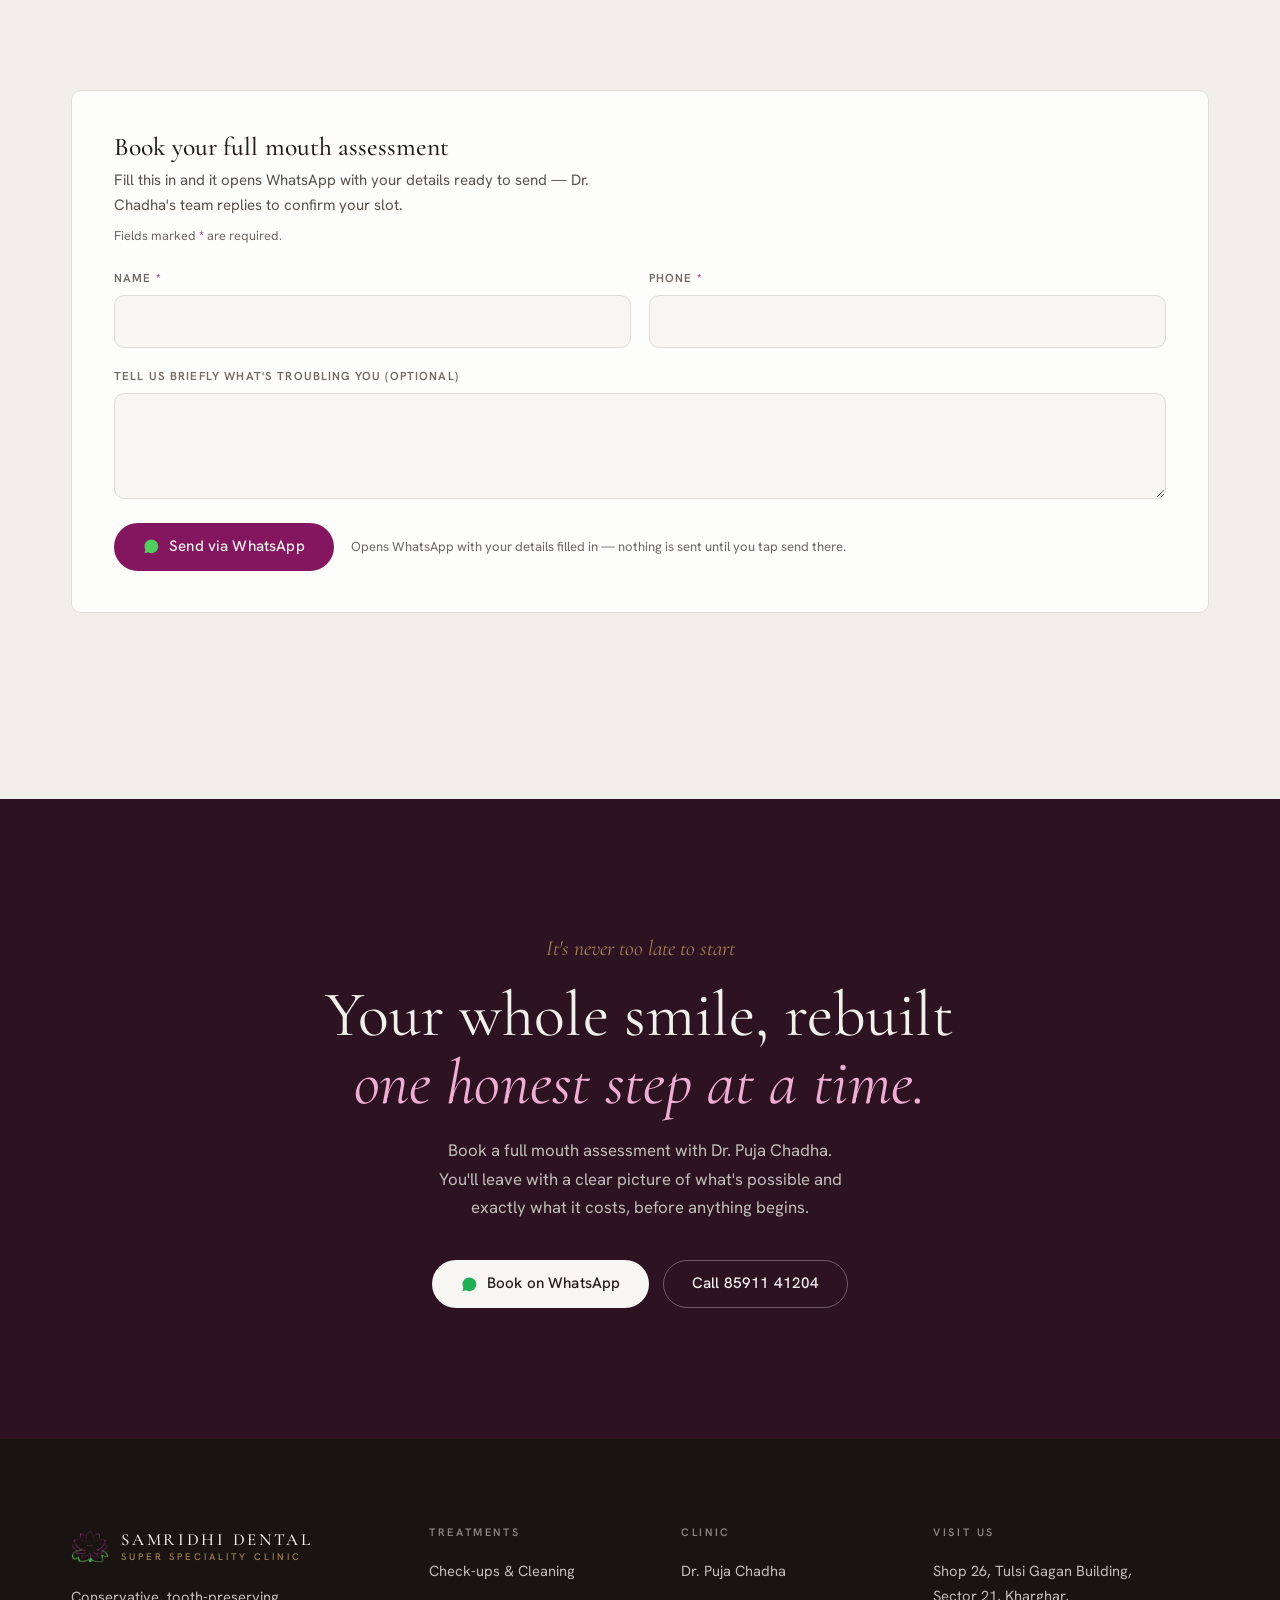
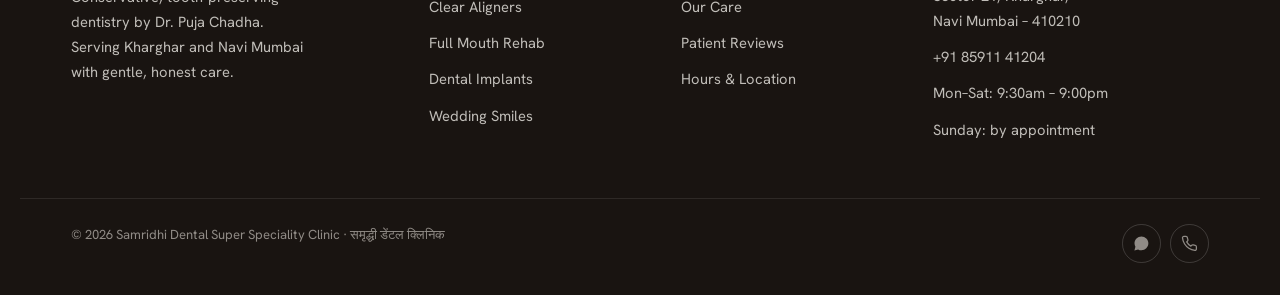
<file: full-mouth-rehab.html>
<!DOCTYPE html>
<html lang="en" class="no-js">
<head>
<meta charset="UTF-8" />
<meta name="viewport" content="width=device-width, initial-scale=1" />
<title>Full Mouth Rehabilitation — Rebuild Your Whole Smile | Samridhi Dental, Kharghar</title>
<meta name="description" content="Full mouth rehabilitation at Samridhi Dental, Kharghar. Rebuild worn, broken or missing teeth with a phased plan combining implants, crowns, root canals and orthodontics by Dr. Puja Chadha. See a real patient transformation." />
<meta name="theme-color" content="#f6f4f0" />
<meta name="robots" content="index, follow" />
<link rel="icon" href="assets/brand/logo.png" type="image/png" />
<link rel="canonical" href="https://samridhidental.in/full-mouth-rehab.html" />

<!-- Open Graph -->
<meta property="og:title" content="Full Mouth Rehabilitation — Rebuild Your Whole Smile | Samridhi Dental" />
<meta property="og:description" content="Rebuild worn, broken or missing teeth with a phased, comfortable plan by Dr. Puja Chadha in Kharghar. See a real patient transformation." />
<meta property="og:type" content="website" />
<meta property="og:url" content="https://samridhidental.in/full-mouth-rehab.html" />
<meta property="og:site_name" content="Samridhi Dental Super Speciality Clinic" />
<meta property="og:image" content="https://samridhidental.in/assets/img/cases/fmr-front-after.jpg" />
<meta property="og:locale" content="en_IN" />
<meta name="twitter:card" content="summary_large_image" />
<meta name="twitter:title" content="Full Mouth Rehabilitation — Rebuild Your Whole Smile" />
<meta name="twitter:description" content="Rebuild worn, broken or missing teeth with a phased, comfortable plan by Dr. Puja Chadha in Kharghar. See a real patient transformation." />
<meta name="twitter:image" content="https://samridhidental.in/assets/img/cases/fmr-front-after.jpg" />

<!-- Structured data -->
<script type="application/ld+json">
{
  "@context": "https://schema.org",
  "@type": "MedicalProcedure",
  "name": "Full Mouth Rehabilitation",
  "howPerformed": "A phased treatment plan combining implants, crowns and bridges, root canal treatment, gum care and orthodontics to rebuild a worn, broken or partly missing dentition.",
  "provider": {
    "@type": "Dentist",
    "name": "Samridhi Dental Super Speciality Clinic",
    "telephone": "+91-85911-41204",
    "url": "https://samridhidental.in/full-mouth-rehab.html",
    "address": {
      "@type": "PostalAddress",
      "streetAddress": "Shop 26, Tulsi Gagan Building, Sector 21",
      "addressLocality": "Kharghar, Navi Mumbai",
      "addressRegion": "MH",
      "postalCode": "410210",
      "addressCountry": "IN"
    }
  }
}
</script>

<script>document.documentElement.className = "js";</script>
<link rel="preconnect" href="https://fonts.googleapis.com" />
<link rel="preconnect" href="https://fonts.gstatic.com" crossorigin />
<link href="https://fonts.googleapis.com/css2?family=Cormorant+Garamond:ital,wght@0,400;0,500;0,600;1,400;1,500&family=Hanken+Grotesk:wght@400;500;600&display=swap" rel="stylesheet" />
<link rel="stylesheet" href="styles.css" />
</head>
<body>
<a href="#main" class="btn btn--dark" style="position:absolute;left:-999px;top:0;z-index:500" onfocus="this.style.left='1rem';this.style.top='1rem'" onblur="this.style.left='-999px'">Skip to content</a>

<!-- ===================== HEADER ===================== -->
<header class="header" id="top">
  <div class="wrap header__inner">
    <a href="index.html" class="brand" aria-label="Samridhi Dental Super Speciality Clinic — home">
      <img src="assets/brand/logo.png" alt="" class="brand__mark" width="54" height="54" />
      <span class="brand__text">
        <span class="brand__name">Samridhi Dental</span>
        <span class="brand__sub">Super Speciality Clinic</span>
      </span>
    </a>
    <nav class="nav" aria-label="Primary">
      <div class="nav__group">
        <button type="button" class="nav__trigger" aria-expanded="false" aria-controls="treatmentsMenu">
          Treatments
          <svg viewBox="0 0 24 24" fill="none" stroke="currentColor" stroke-width="2.2" stroke-linecap="round" stroke-linejoin="round" aria-hidden="true"><path d="M6 9l6 6 6-6"/></svg>
        </button>
        <ul class="nav__menu" id="treatmentsMenu">
          <li><a href="services.html">All Services</a></li>
          <li><a href="aligners.html">Clear Aligners</a></li>
          <li><a href="full-mouth-rehab.html" aria-current="page">Full Mouth Rehab</a></li>
          <li><a href="wedding.html">Wedding Smile Package</a></li>
        </ul>
      </div>
      <a href="index.html#about">Dr. Chadha</a>
      <a href="index.html#approach">Our Care</a>
      <a href="index.html#reviews">Reviews</a>
      <a href="index.html#visit">Visit</a>
    </nav>
    <div class="header__cta">
      <a href="tel:+918591141204" class="header__call">85911 41204</a>
      <a href="https://wa.me/918591141204?text=Hi%2C%20I%27d%20like%20to%20book%20a%20full%20mouth%20rehabilitation%20consultation%20at%20Samridhi%20Dental%20Clinic." class="btn btn--dark" target="_blank" rel="noopener">Book Consultation</a>
    </div>
    <button class="nav-toggle" aria-expanded="false" aria-controls="drawer" aria-label="Open menu">
      <svg class="menu" viewBox="0 0 24 24" fill="none" stroke="currentColor" stroke-width="1.6" stroke-linecap="round" aria-hidden="true"><path d="M3 7h18M3 12h18M3 17h18"/></svg>
      <svg class="x" viewBox="0 0 24 24" fill="none" stroke="currentColor" stroke-width="1.6" stroke-linecap="round" aria-hidden="true"><path d="M18 6 6 18M6 6l12 12"/></svg>
    </button>
  </div>
</header>

<div class="drawer" id="drawer">
  <a href="services.html">Treatments</a>
  <a href="aligners.html">Clear Aligners</a>
  <a href="full-mouth-rehab.html">Full Mouth Rehab</a>
  <a href="index.html#about">Dr. Puja Chadha</a>
  <a href="wedding.html">Wedding Smiles</a>
  <a href="index.html#approach">Our Care</a>
  <a href="index.html#reviews">Reviews</a>
  <a href="index.html#visit">Visit Us</a>
  <a href="https://wa.me/918591141204?text=Hi%2C%20I%27d%20like%20to%20book%20a%20full%20mouth%20rehabilitation%20consultation." class="btn btn--dark" target="_blank" rel="noopener">Book on WhatsApp</a>
</div>

<main id="main">

<!-- ===================== HERO ===================== -->
<section class="hero hero--wedding">
  <div class="wrap hero__grid">
    <div class="hero__copy">
      <span class="kicker" data-enter="1">Full Mouth Rehabilitation</span>
      <h1 class="h-display" data-enter="2">Rebuild your whole smile, <em>in phases you control.</em></h1>
      <p class="lede hero__lede" data-enter="3">When teeth are worn, broken or missing, full mouth rehabilitation restores function and appearance together. Dr. Puja Chadha plans everything as one comfortable, staged journey, so nothing feels overwhelming and you always know the next step.</p>
      <div class="hero__actions" data-enter="4">
        <a href="https://wa.me/918591141204?text=Hi%2C%20I%27d%20like%20to%20book%20a%20full%20mouth%20rehabilitation%20consultation%20at%20Samridhi%20Dental%20Clinic." class="btn btn--dark" target="_blank" rel="noopener">
          <svg class="wa-glyph" viewBox="0 0 24 24" fill="currentColor" aria-hidden="true"><path d="M17.47 14.38c-.3-.15-1.74-.86-2-.95-.27-.1-.46-.15-.66.15-.2.3-.76.95-.93 1.14-.17.2-.34.22-.63.07-.3-.15-1.25-.46-2.38-1.47-.88-.78-1.47-1.75-1.64-2.05-.17-.3-.02-.46.13-.6.13-.13.3-.34.44-.51.15-.17.2-.3.3-.49.1-.2.05-.37-.02-.52-.08-.15-.66-1.59-.9-2.18-.24-.57-.48-.49-.66-.5l-.56-.01c-.2 0-.52.07-.79.37-.27.3-1.04 1.02-1.04 2.48 0 1.46 1.06 2.87 1.21 3.07.15.2 2.1 3.2 5.08 4.49.71.3 1.26.49 1.69.62.71.23 1.36.2 1.87.12.57-.08 1.74-.71 1.99-1.4.24-.69.24-1.28.17-1.4-.07-.13-.27-.2-.56-.35zM12.04 2C6.58 2 2.13 6.45 2.13 11.91c0 1.75.46 3.45 1.32 4.95L2 22l5.25-1.38a9.9 9.9 0 0 0 4.79 1.22h.01c5.46 0 9.91-4.45 9.91-9.91 0-2.65-1.03-5.14-2.9-7.01A9.86 9.86 0 0 0 12.04 2z"/></svg>
          Book a Consultation
        </a>
        <a href="tel:+918591141204" class="btn btn--outline">Call the clinic</a>
      </div>
      <p class="hero__meta" data-enter="5">
        <span class="live">Staged, phased treatment</span>
        <span class="sep" aria-hidden="true">|</span>
        <span>Flexible &amp; EMI payment options</span>
      </p>
    </div>
    <div class="hero__media" data-enter>
      <picture>
        <source srcset="assets/img/clinic-operatory-4.webp" type="image/webp" />
        <img src="assets/img/clinic-operatory-4.jpg" alt="A treatment room at Samridhi Dental with a chairside screen for planning full mouth rehabilitation" width="900" height="1035" fetchpriority="high" />
      </picture>
    </div>
  </div>
</section>

<!-- ===================== BEFORE / AFTER CASE ===================== -->
<section class="section section--alt" id="case">
  <div class="wrap">
    <div class="section-head" data-reveal style="text-align:center;margin-inline:auto">
      <span class="kicker">A real transformation</span>
      <h2 class="h-section">A full mouth reconstruction, from three angles.</h2>
      <p class="lede" style="margin-inline:auto">A genuine case treated at Samridhi Dental. Years of wear, erosion and decay had left almost every tooth damaged. The whole mouth was rebuilt in phases, restoring both the bite and the smile.</p>
    </div>

    <div class="case-study" data-reveal>
      <!-- Column headers, shown once for all three views -->
      <div class="case-study__head">
        <span class="beforeafter__tag">Before</span>
        <span class="beforeafter__tag beforeafter__tag--after">After</span>
      </div>

      <figure class="case-view">
        <figcaption class="case-view__label">Front view</figcaption>
        <div class="case-view__pair">
          <picture><source srcset="assets/img/cases/fmr-front-before.webp" type="image/webp" /><img src="assets/img/cases/fmr-front-before.jpg" alt="Before: front view showing worn, stained and eroded upper and lower teeth" loading="lazy" width="457" height="312" /></picture>
          <picture><source srcset="assets/img/cases/fmr-front-after.webp" type="image/webp" /><img src="assets/img/cases/fmr-front-after.jpg" alt="After: front view showing a fully rebuilt, even and natural-looking set of teeth" loading="lazy" width="457" height="312" /></picture>
        </div>
      </figure>

      <figure class="case-view">
        <figcaption class="case-view__label">Right side</figcaption>
        <div class="case-view__pair">
          <picture><source srcset="assets/img/cases/fmr-right-before.webp" type="image/webp" /><img src="assets/img/cases/fmr-right-before.jpg" alt="Before: right side view showing severe erosion and decay along the back teeth" loading="lazy" width="457" height="366" /></picture>
          <picture><source srcset="assets/img/cases/fmr-right-after.webp" type="image/webp" /><img src="assets/img/cases/fmr-right-after.jpg" alt="After: right side view showing the rebuilt bite with restored tooth height" loading="lazy" width="457" height="366" /></picture>
        </div>
      </figure>

      <figure class="case-view">
        <figcaption class="case-view__label">Left side</figcaption>
        <div class="case-view__pair">
          <picture><source srcset="assets/img/cases/fmr-left-before.webp" type="image/webp" /><img src="assets/img/cases/fmr-left-before.jpg" alt="Before: left side view showing worn down teeth and gaps" loading="lazy" width="457" height="324" /></picture>
          <picture><source srcset="assets/img/cases/fmr-left-after.webp" type="image/webp" /><img src="assets/img/cases/fmr-left-after.jpg" alt="After: left side view showing an even, fully restored dentition" loading="lazy" width="457" height="324" /></picture>
        </div>
      </figure>
    </div>

    <p class="beforeafter__note">Real patient of Samridhi Dental, treated by Dr. Puja Chadha. Individual results vary from case to case.</p>
  </div>
</section>

<!-- ===================== WHO IT'S FOR ===================== -->
<section class="section" id="who">
  <div class="wrap">
    <div class="wedding-menu" data-reveal>
      <div>
        <h2 class="h-sub" style="margin-bottom:1.4rem">Who full mouth rehab helps</h2>
        <ul class="feature-list">
          <li><span class="dash" aria-hidden="true">—</span><span>Several broken, worn down or heavily decayed teeth</span></li>
          <li><span class="dash" aria-hidden="true">—</span><span>Multiple missing teeth, or old failing crowns and bridges</span></li>
          <li><span class="dash" aria-hidden="true">—</span><span>A collapsed or painful bite, or difficulty chewing</span></li>
          <li><span class="dash" aria-hidden="true">—</span><span>Years of postponed dental care you want to finally resolve</span></li>
        </ul>
      </div>
      <div>
        <h2 class="h-sub" style="margin-bottom:1.4rem">What it can combine</h2>
        <ul class="feature-list">
          <li><span class="dash" aria-hidden="true">—</span><span><b>Dental implants</b> to replace missing teeth permanently</span></li>
          <li><span class="dash" aria-hidden="true">—</span><span><b>Crowns &amp; bridges</b> to rebuild and protect weakened teeth</span></li>
          <li><span class="dash" aria-hidden="true">—</span><span><b>Root canal treatment</b> to save teeth worth keeping</span></li>
          <li><span class="dash" aria-hidden="true">—</span><span><b>Gum care &amp; orthodontics</b> for a healthy, balanced foundation</span></li>
        </ul>
      </div>
    </div>
  </div>
</section>

<!-- ===================== PHASED JOURNEY ===================== -->
<section class="section section--alt" id="journey">
  <div class="wrap">
    <div class="section-head" data-reveal>
      <h2 class="h-section">A calm, phased journey, not one long ordeal.</h2>
    </div>
    <div class="steps">
      <div class="step" data-reveal><span class="step__n"></span><h3>Assessment &amp; imaging</h3><p>A full examination with X-rays and photos to map every tooth, your bite and your gums.</p></div>
      <div class="step" data-reveal data-reveal="2"><span class="step__n"></span><h3>Your plan &amp; price</h3><p>A written, staged plan with costs agreed up front, and EMI options for larger treatment.</p></div>
      <div class="step" data-reveal data-reveal="3"><span class="step__n"></span><h3>Foundation &amp; rebuilding</h3><p>Infection and gum health first, then implants, crowns and bridges rebuilt phase by phase.</p></div>
      <div class="step" data-reveal data-reveal="3"><span class="step__n"></span><h3>Review &amp; maintenance</h3><p>Final adjustments, then simple regular reviews to protect your investment for years.</p></div>
    </div>
  </div>
</section>

<!-- ===================== WHY SAMRIDHI ===================== -->
<section class="section" id="why-us">
  <div class="wrap">
    <div class="section-head" data-reveal>
      <h2 class="h-section">Why patients trust us with the whole job.</h2>
    </div>
    <div class="package-grid" data-reveal>
      <div class="package"><h3>One dentist, one plan</h3><p>Dr. Chadha coordinates every phase herself, so nothing falls between specialists.</p></div>
      <div class="package"><h3>Conservative first</h3><p>We save every tooth worth saving before replacing anything, exactly as we would our own.</p></div>
      <div class="package"><h3>Honest, staged pricing</h3><p>You see the full plan and cost before starting, with EMI options to spread it out.</p></div>
      <div class="package"><h3>Comfort throughout</h3><p>Gentle pacing and modern anaesthesia, even for patients who have dreaded the dentist for years.</p></div>
    </div>
  </div>
</section>

<!-- ===================== BOOK ===================== -->
<section class="section section--alt" id="book">
  <div class="wrap">
    <div class="appt-card" data-reveal>
      <h3>Book your full mouth assessment</h3>
      <p>Fill this in and it opens WhatsApp with your details ready to send — Dr. Chadha's team replies to confirm your slot.</p>
      <p class="appt-form__required-note">Fields marked <span class="req" aria-hidden="true">*</span> are required.</p>
      <form class="appt-form" id="apptFormRehab">
        <input type="hidden" name="context" value="a full mouth rehabilitation consultation" />
        <div class="appt-form__row">
          <div class="field">
            <label for="rName">Name <span class="req" aria-hidden="true">*</span></label>
            <input type="text" id="rName" name="name" autocomplete="name" required />
          </div>
          <div class="field">
            <label for="rPhone">Phone <span class="req" aria-hidden="true">*</span></label>
            <input type="tel" id="rPhone" name="phone" autocomplete="tel" inputmode="tel" required />
          </div>
        </div>
        <div class="field">
          <label for="rMessage">Tell us briefly what's troubling you (optional)</label>
          <textarea id="rMessage" name="message" rows="3"></textarea>
        </div>
        <div class="appt-form__submit">
          <button type="submit" class="btn btn--dark">
            <svg class="wa-glyph" viewBox="0 0 24 24" fill="currentColor" aria-hidden="true"><path d="M17.47 14.38c-.3-.15-1.74-.86-2-.95-.27-.1-.46-.15-.66.15-.2.3-.76.95-.93 1.14-.17.2-.34.22-.63.07-.3-.15-1.25-.46-2.38-1.47-.88-.78-1.47-1.75-1.64-2.05-.17-.3-.02-.46.13-.6.13-.13.3-.34.44-.51.15-.17.2-.3.3-.49.1-.2.05-.37-.02-.52-.08-.15-.66-1.59-.9-2.18-.24-.57-.48-.49-.66-.5l-.56-.01c-.2 0-.52.07-.79.37-.27.3-1.04 1.02-1.04 2.48 0 1.46 1.06 2.87 1.21 3.07.15.2 2.1 3.2 5.08 4.49.71.3 1.26.49 1.69.62.71.23 1.36.2 1.87.12.57-.08 1.74-.71 1.99-1.4.24-.69.24-1.28.17-1.4-.07-.13-.27-.2-.56-.35zM12.04 2C6.58 2 2.13 6.45 2.13 11.91c0 1.75.46 3.45 1.32 4.95L2 22l5.25-1.38a9.9 9.9 0 0 0 4.79 1.22h.01c5.46 0 9.91-4.45 9.91-9.91 0-2.65-1.03-5.14-2.9-7.01A9.86 9.86 0 0 0 12.04 2z"/></svg>
            Send via WhatsApp
          </button>
          <span class="appt-form__note">Opens WhatsApp with your details filled in — nothing is sent until you tap send there.</span>
        </div>
      </form>
    </div>
  </div>
</section>

<!-- ===================== CTA ===================== -->
<section class="section cta">
  <div class="wrap" data-reveal>
    <span class="cta__lede">It's never too late to start</span>
    <h2>Your whole smile, rebuilt <em>one honest step at a time.</em></h2>
    <p>Book a full mouth assessment with Dr. Puja Chadha. You'll leave with a clear picture of what's possible and exactly what it costs, before anything begins.</p>
    <div class="cta__actions">
      <a href="https://wa.me/918591141204?text=Hi%2C%20I%27d%20like%20to%20book%20a%20full%20mouth%20rehabilitation%20consultation%20at%20Samridhi%20Dental%20Clinic." class="btn btn--ivory" target="_blank" rel="noopener">
        <svg class="wa-glyph" viewBox="0 0 24 24" fill="currentColor" aria-hidden="true" style="color:#1faf54"><path d="M17.47 14.38c-.3-.15-1.74-.86-2-.95-.27-.1-.46-.15-.66.15-.2.3-.76.95-.93 1.14-.17.2-.34.22-.63.07-.3-.15-1.25-.46-2.38-1.47-.88-.78-1.47-1.75-1.64-2.05-.17-.3-.02-.46.13-.6.13-.13.3-.34.44-.51.15-.17.2-.3.3-.49.1-.2.05-.37-.02-.52-.08-.15-.66-1.59-.9-2.18-.24-.57-.48-.49-.66-.5l-.56-.01c-.2 0-.52.07-.79.37-.27.3-1.04 1.02-1.04 2.48 0 1.46 1.06 2.87 1.21 3.07.15.2 2.1 3.2 5.08 4.49.71.3 1.26.49 1.69.62.71.23 1.36.2 1.87.12.57-.08 1.74-.71 1.99-1.4.24-.69.24-1.28.17-1.4-.07-.13-.27-.2-.56-.35zM12.04 2C6.58 2 2.13 6.45 2.13 11.91c0 1.75.46 3.45 1.32 4.95L2 22l5.25-1.38a9.9 9.9 0 0 0 4.79 1.22h.01c5.46 0 9.91-4.45 9.91-9.91 0-2.65-1.03-5.14-2.9-7.01A9.86 9.86 0 0 0 12.04 2z"/></svg>
        Book on WhatsApp
      </a>
      <a href="tel:+918591141204" class="btn btn--outline-light">Call 85911 41204</a>
    </div>
  </div>
</section>

</main>

<!-- ===================== FOOTER ===================== -->
<footer class="footer">
  <div class="wrap footer__grid">
    <div>
      <a href="index.html" class="brand">
        <img src="assets/brand/logo.png" alt="" class="brand__mark" width="38" height="38" />
        <span class="brand__text">
          <span class="brand__name">Samridhi Dental</span>
          <span class="brand__sub">Super Speciality Clinic</span>
        </span>
      </a>
      <p class="footer__about">Conservative, tooth-preserving dentistry by Dr. Puja Chadha. Serving Kharghar and Navi Mumbai with gentle, honest care.</p>
    </div>
    <div>
      <h4>Treatments</h4>
      <ul>
        <li><a href="services.html#checkups">Check-ups &amp; Cleaning</a></li>
        <li><a href="aligners.html">Clear Aligners</a></li>
        <li><a href="full-mouth-rehab.html">Full Mouth Rehab</a></li>
        <li><a href="services.html#implants">Dental Implants</a></li>
        <li><a href="wedding.html">Wedding Smiles</a></li>
      </ul>
    </div>
    <div>
      <h4>Clinic</h4>
      <ul>
        <li><a href="index.html#about">Dr. Puja Chadha</a></li>
        <li><a href="index.html#approach">Our Care</a></li>
        <li><a href="index.html#reviews">Patient Reviews</a></li>
        <li><a href="index.html#visit">Hours &amp; Location</a></li>
      </ul>
    </div>
    <div>
      <h4>Visit us</h4>
      <ul>
        <li>Shop 26, Tulsi Gagan Building,<br>Sector 21, Kharghar,<br>Navi Mumbai – 410210</li>
        <li><a href="tel:+918591141204">+91 85911 41204</a></li>
        <li>Mon–Sat: 9:30am – 9:00pm</li>
        <li>Sunday: by appointment</li>
      </ul>
    </div>
  </div>
  <div class="wrap footer__bottom">
    <span>© <span id="year">2026</span> Samridhi Dental Super Speciality Clinic · समृद्धी डेंटल क्लिनिक</span>
    <div class="footer__social">
      <a href="https://wa.me/918591141204" aria-label="WhatsApp" target="_blank" rel="noopener"><svg viewBox="0 0 24 24" fill="currentColor" aria-hidden="true"><path d="M17.47 14.38c-.3-.15-1.74-.86-2-.95-.27-.1-.46-.15-.66.15-.2.3-.76.95-.93 1.14-.17.2-.34.22-.63.07-.3-.15-1.25-.46-2.38-1.47-.88-.78-1.47-1.75-1.64-2.05-.17-.3-.02-.46.13-.6.13-.13.3-.34.44-.51.15-.17.2-.3.3-.49.1-.2.05-.37-.02-.52-.08-.15-.66-1.59-.9-2.18-.24-.57-.48-.49-.66-.5l-.56-.01c-.2 0-.52.07-.79.37-.27.3-1.04 1.02-1.04 2.48 0 1.46 1.06 2.87 1.21 3.07.15.2 2.1 3.2 5.08 4.49.71.3 1.26.49 1.69.62.71.23 1.36.2 1.87.12.57-.08 1.74-.71 1.99-1.4.24-.69.24-1.28.17-1.4-.07-.13-.27-.2-.56-.35zM12.04 2C6.58 2 2.13 6.45 2.13 11.91c0 1.75.46 3.45 1.32 4.95L2 22l5.25-1.38a9.9 9.9 0 0 0 4.79 1.22h.01c5.46 0 9.91-4.45 9.91-9.91 0-2.65-1.03-5.14-2.9-7.01A9.86 9.86 0 0 0 12.04 2z"/></svg></a>
      <a href="tel:+918591141204" aria-label="Call"><svg viewBox="0 0 24 24" fill="none" stroke="currentColor" stroke-width="1.8" stroke-linecap="round" stroke-linejoin="round" aria-hidden="true"><path d="M22 16.92v3a2 2 0 0 1-2.18 2 19.79 19.79 0 0 1-8.63-3.07 19.5 19.5 0 0 1-6-6 19.79 19.79 0 0 1-3.07-8.67A2 2 0 0 1 4.11 2h3a2 2 0 0 1 2 1.72c.13.96.36 1.9.7 2.81a2 2 0 0 1-.45 2.11L8.09 9.91a16 16 0 0 0 6 6l1.27-1.27a2 2 0 0 1 2.11-.45c.9.34 1.85.57 2.81.7A2 2 0 0 1 22 16.92z"/></svg></a>
    </div>
  </div>
</footer>

<div class="mobile-bar">
  <a href="tel:+918591141204" class="btn btn--outline">Call</a>
  <a href="https://wa.me/918591141204?text=Hi%2C%20I%27d%20like%20to%20book%20a%20full%20mouth%20rehabilitation%20consultation%20at%20Samridhi%20Dental%20Clinic." class="btn btn--dark" target="_blank" rel="noopener">Book on WhatsApp</a>
</div>

<script src="script.js"></script>
</body>
</html>
</file>
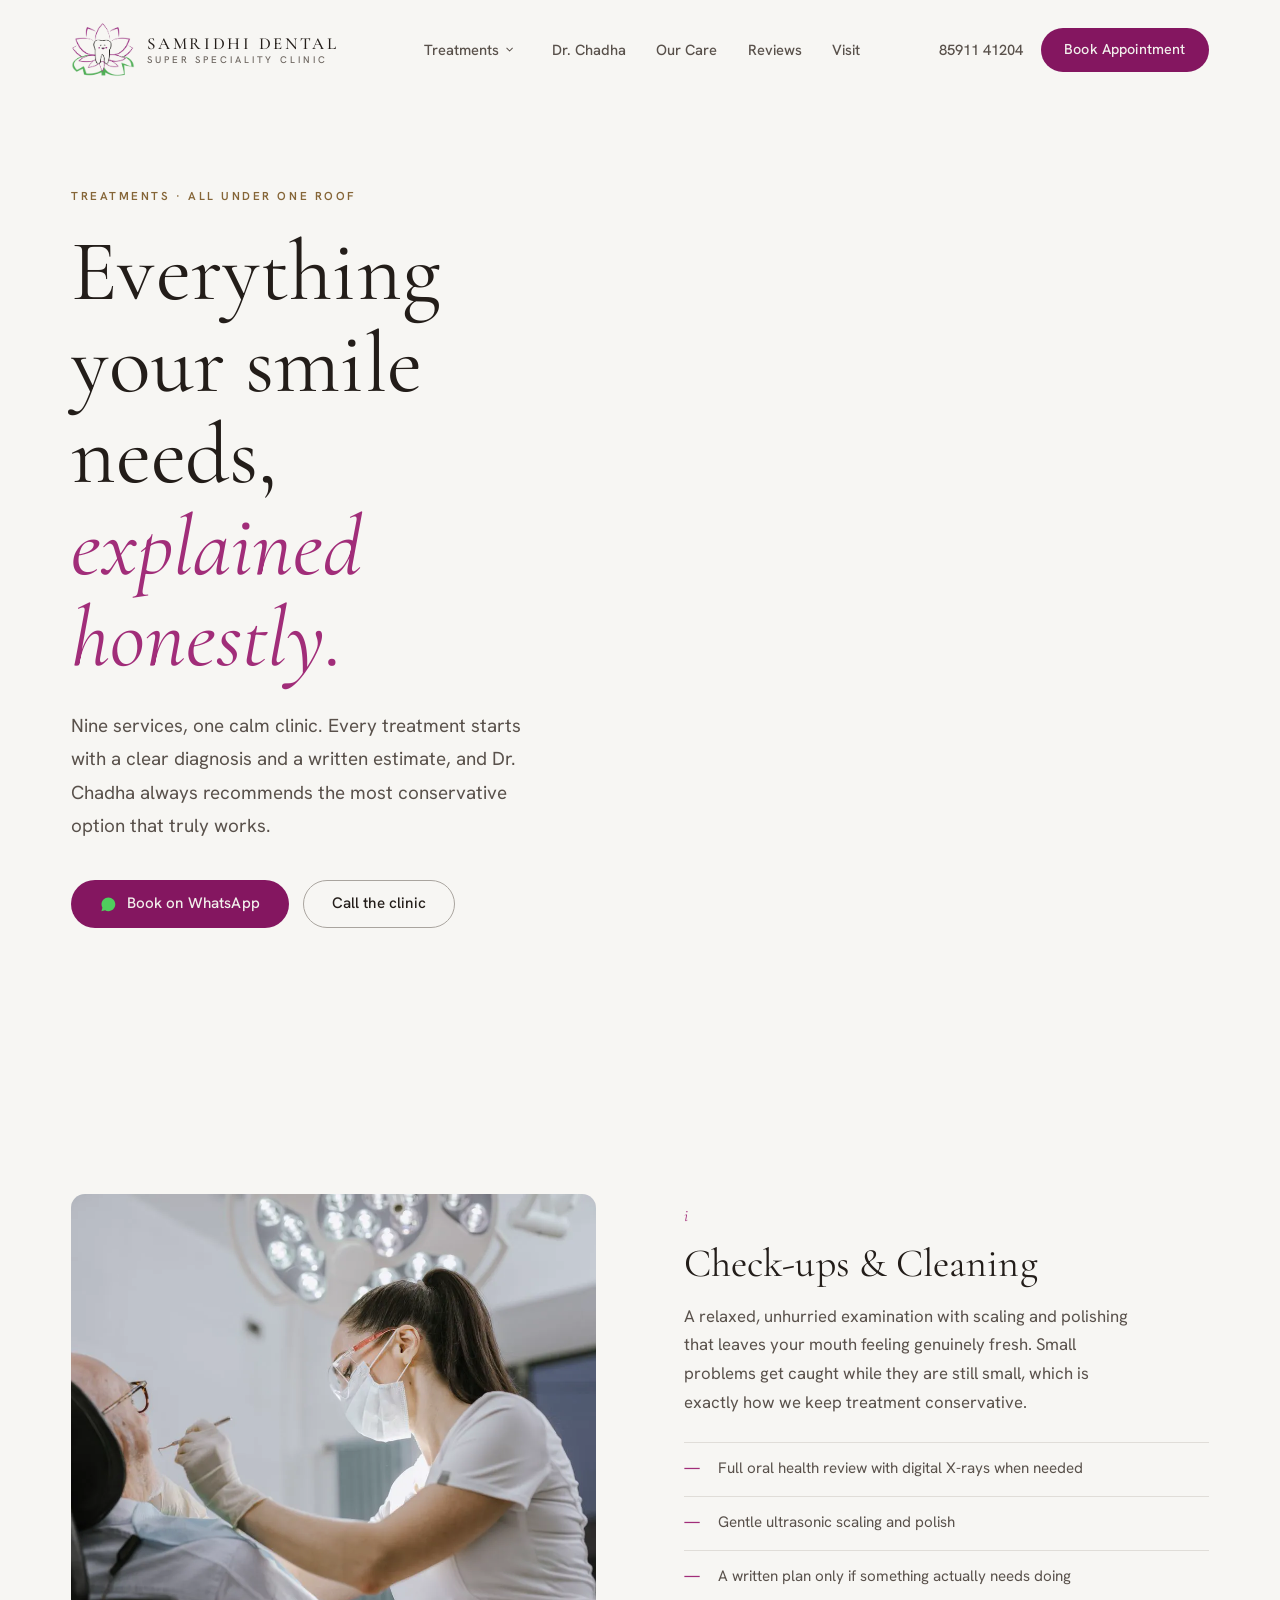
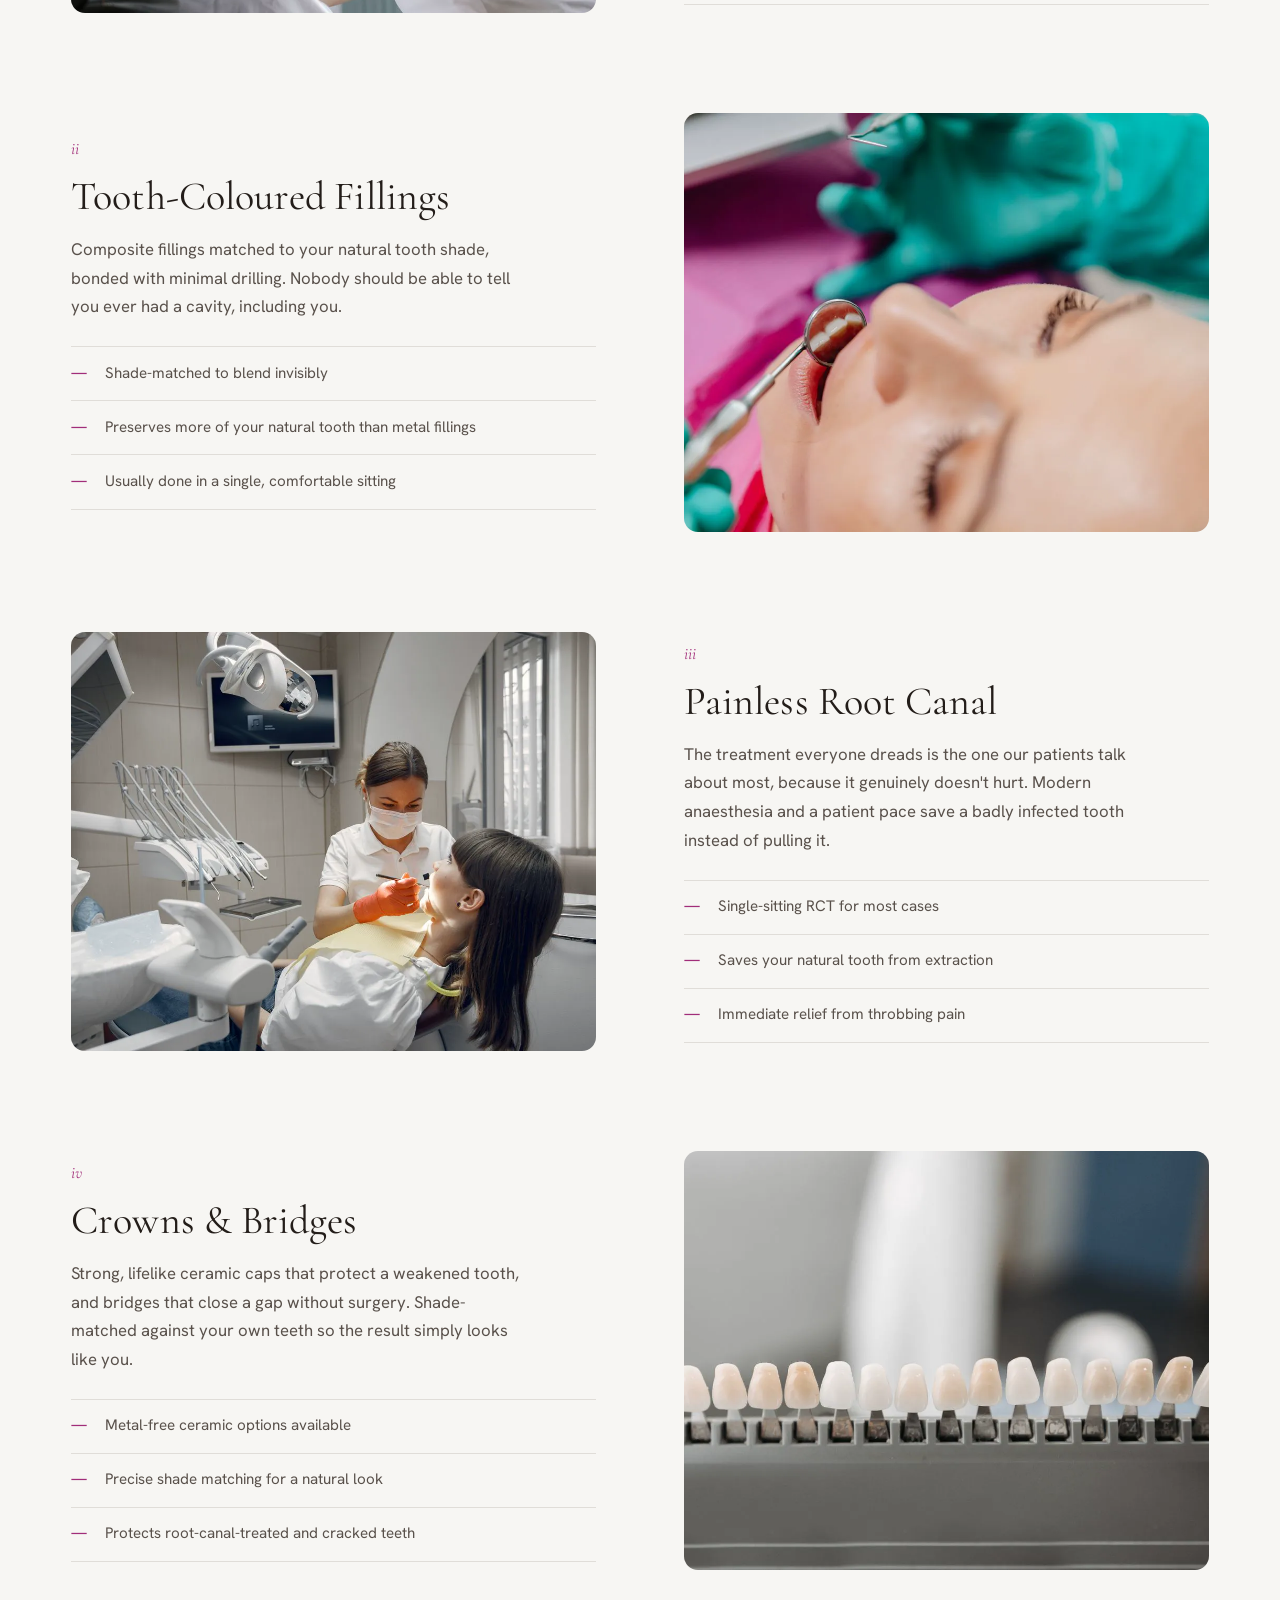
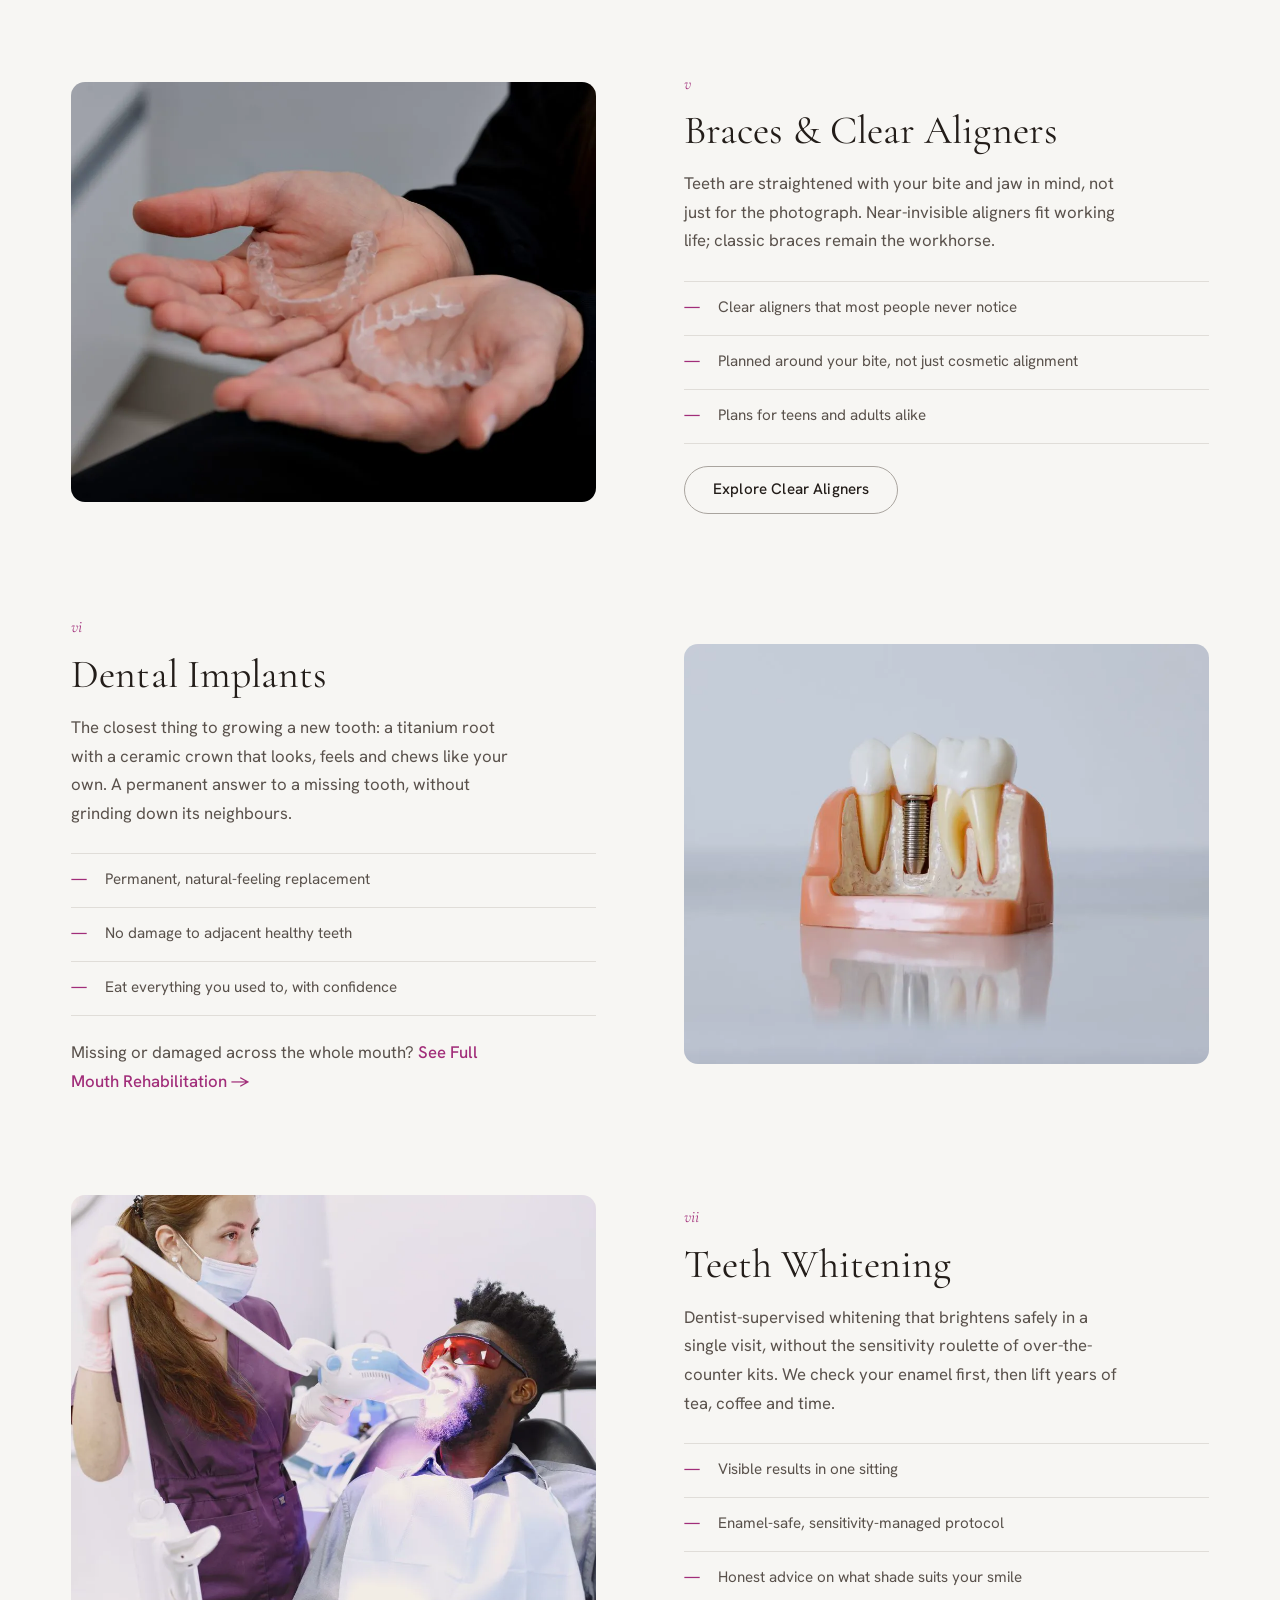
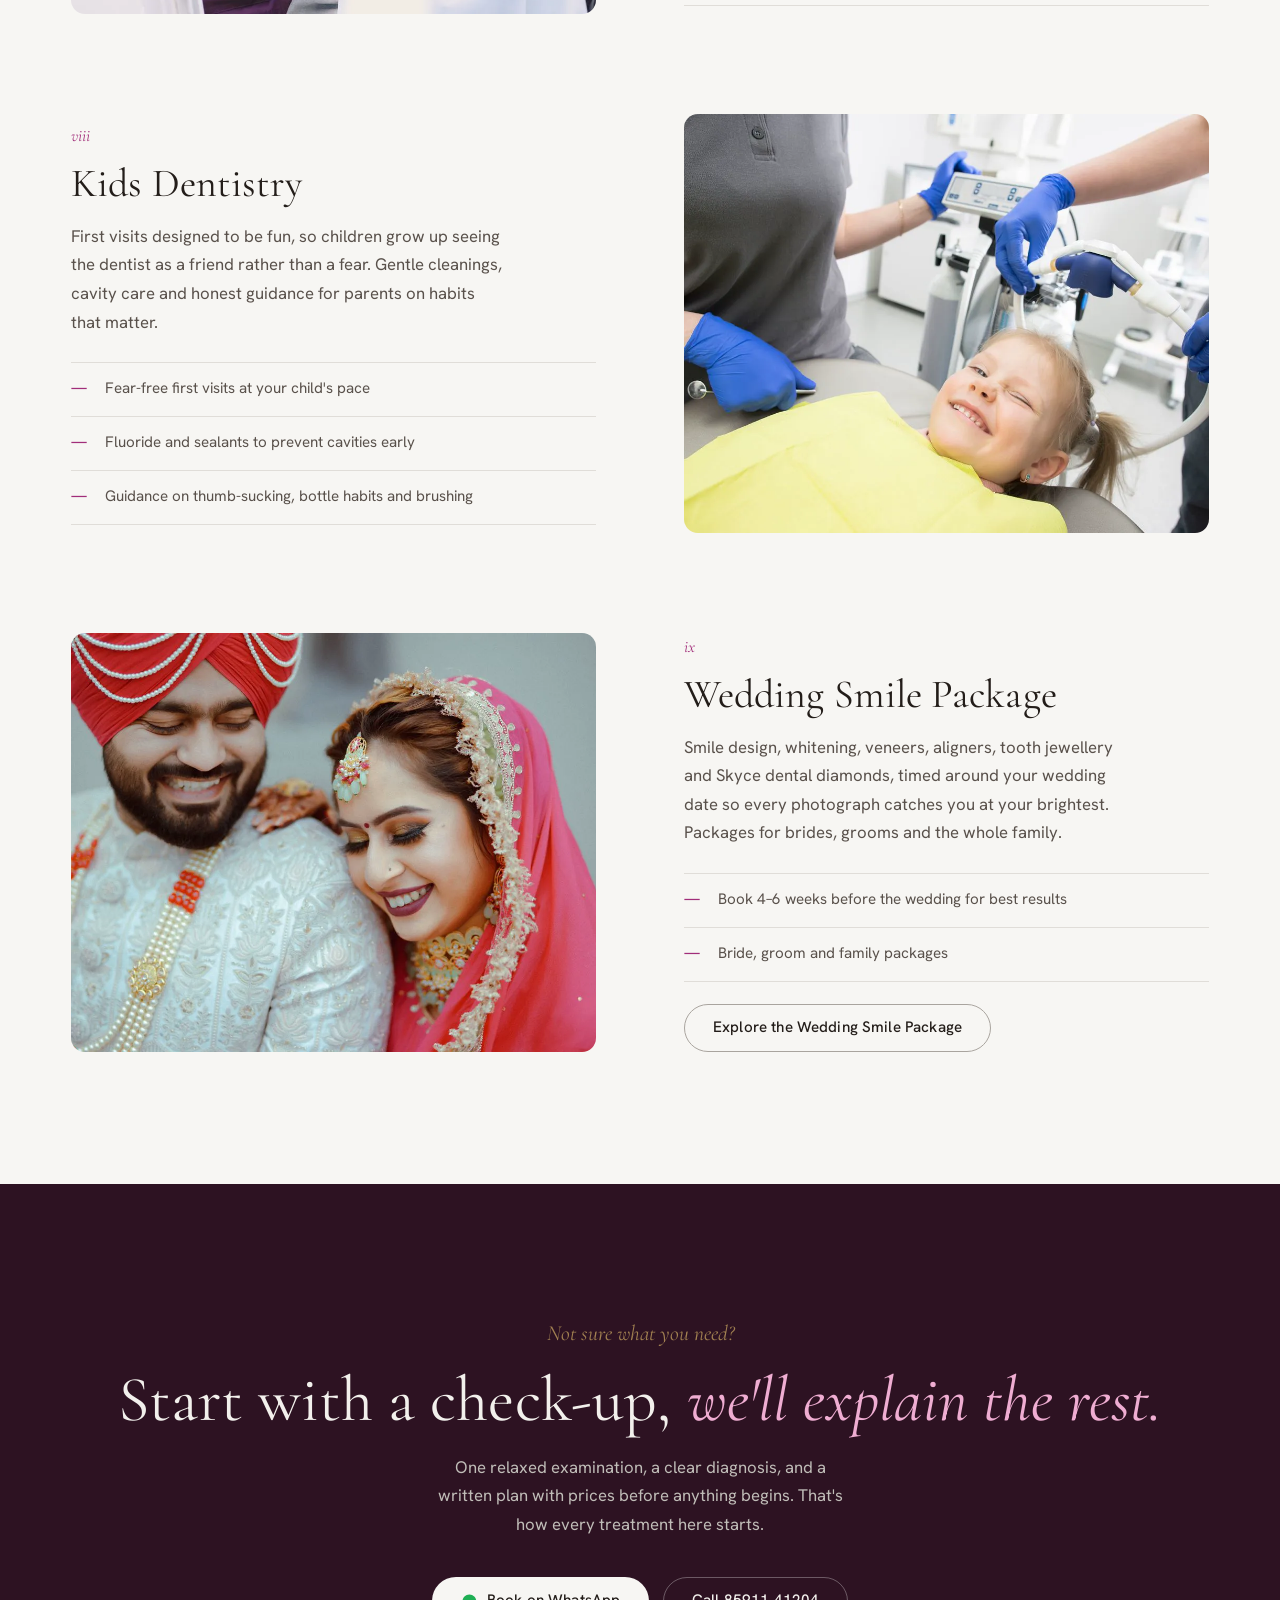
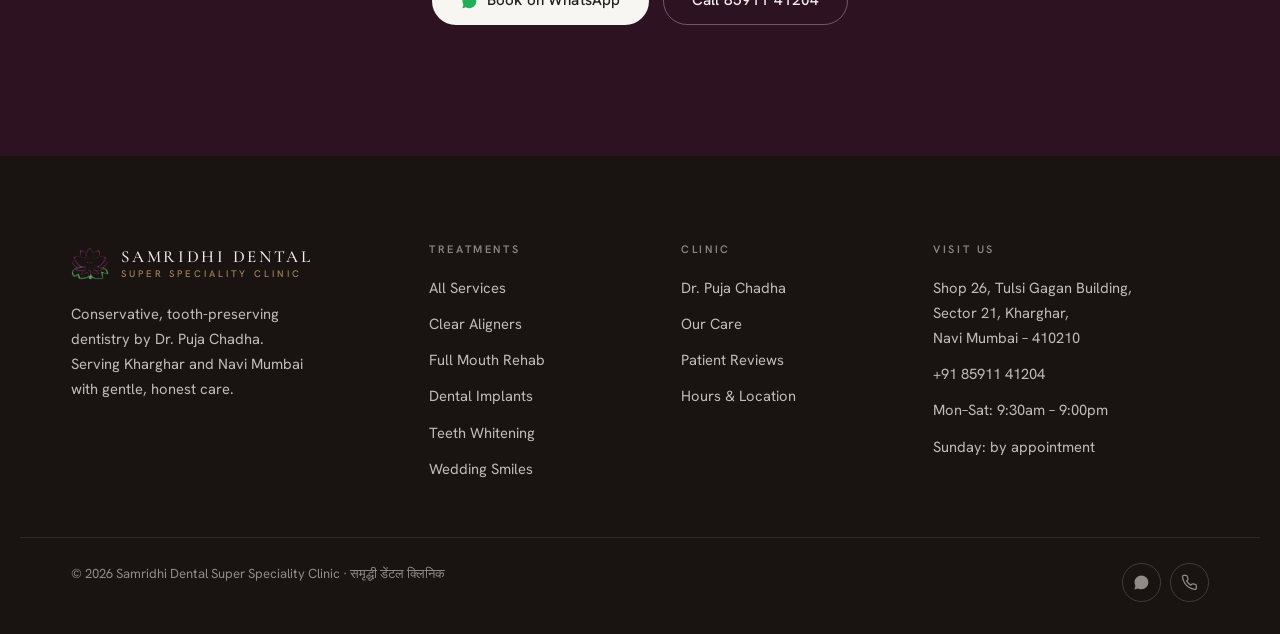
<file: services.html>
<!DOCTYPE html>
<html lang="en" class="no-js">
<head>
<meta charset="UTF-8" />
<meta name="viewport" content="width=device-width, initial-scale=1" />
<title>Dental Services — Samridhi Dental, Kharghar | Check-ups, Root Canal, Braces, Implants</title>
<meta name="description" content="Every dental service at Samridhi Dental, Kharghar: check-ups & cleaning, tooth-coloured fillings, painless root canal, crowns & bridges, braces & aligners, implants, whitening, kids dentistry and wedding smile packages." />
<meta name="theme-color" content="#f6f4f0" />
<meta name="robots" content="index, follow" />
<link rel="icon" href="assets/brand/logo.png" type="image/png" />
<link rel="canonical" href="https://samridhidental.in/services.html" />

<!-- Open Graph -->
<meta property="og:title" content="Dental Services — Samridhi Dental, Kharghar" />
<meta property="og:description" content="Complete dental care under one roof: check-ups, fillings, root canals, crowns, braces, implants, whitening, kids dentistry and wedding smiles." />
<meta property="og:type" content="website" />
<meta property="og:url" content="https://samridhidental.in/services.html" />
<meta property="og:site_name" content="Samridhi Dental Super Speciality Clinic" />
<meta property="og:image" content="https://samridhidental.in/assets/img/clinic-operatory-1.jpg" />
<meta property="og:locale" content="en_IN" />
<meta name="twitter:card" content="summary_large_image" />
<meta name="twitter:title" content="Dental Services — Samridhi Dental, Kharghar" />
<meta name="twitter:description" content="Complete dental care under one roof: check-ups, fillings, root canals, crowns, braces, implants, whitening, kids dentistry and wedding smiles." />
<meta name="twitter:image" content="https://samridhidental.in/assets/img/clinic-operatory-1.jpg" />

<!-- Structured data: full service catalog -->
<script type="application/ld+json">
{
  "@context": "https://schema.org",
  "@type": "Dentist",
  "name": "Samridhi Dental Super Speciality Clinic",
  "url": "https://samridhidental.in/services.html",
  "telephone": "+91-85911-41204",
  "priceRange": "₹₹",
  "address": {
    "@type": "PostalAddress",
    "streetAddress": "Shop 26, Tulsi Gagan Building, Sector 21",
    "addressLocality": "Kharghar, Navi Mumbai",
    "addressRegion": "MH",
    "postalCode": "410210",
    "addressCountry": "IN"
  },
  "hasOfferCatalog": {
    "@type": "OfferCatalog",
    "name": "Dental Services",
    "itemListElement": [
      { "@type": "Offer", "itemOffered": { "@type": "Service", "name": "Check-ups & Cleaning" } },
      { "@type": "Offer", "itemOffered": { "@type": "Service", "name": "Tooth-Coloured Fillings" } },
      { "@type": "Offer", "itemOffered": { "@type": "Service", "name": "Painless Root Canal" } },
      { "@type": "Offer", "itemOffered": { "@type": "Service", "name": "Crowns & Bridges" } },
      { "@type": "Offer", "itemOffered": { "@type": "Service", "name": "Braces & Clear Aligners" } },
      { "@type": "Offer", "itemOffered": { "@type": "Service", "name": "Dental Implants" } },
      { "@type": "Offer", "itemOffered": { "@type": "Service", "name": "Teeth Whitening" } },
      { "@type": "Offer", "itemOffered": { "@type": "Service", "name": "Kids Dentistry" } },
      { "@type": "Offer", "itemOffered": { "@type": "Service", "name": "Wedding Smile Package" } }
    ]
  }
}
</script>

<script>document.documentElement.className = "js";</script>
<link rel="preconnect" href="https://fonts.googleapis.com" />
<link rel="preconnect" href="https://fonts.gstatic.com" crossorigin />
<link href="https://fonts.googleapis.com/css2?family=Cormorant+Garamond:ital,wght@0,400;0,500;0,600;1,400;1,500&family=Hanken+Grotesk:wght@400;500;600&display=swap" rel="stylesheet" />
<link rel="stylesheet" href="styles.css" />
</head>
<body>
<a href="#main" class="btn btn--dark" style="position:absolute;left:-999px;top:0;z-index:500" onfocus="this.style.left='1rem';this.style.top='1rem'" onblur="this.style.left='-999px'">Skip to content</a>

<!-- ===================== HEADER ===================== -->
<header class="header" id="top">
  <div class="wrap header__inner">
    <a href="index.html" class="brand" aria-label="Samridhi Dental Super Speciality Clinic — home">
      <img src="assets/brand/logo.png" alt="" class="brand__mark" width="54" height="54" />
      <span class="brand__text">
        <span class="brand__name">Samridhi Dental</span>
        <span class="brand__sub">Super Speciality Clinic</span>
      </span>
    </a>

    <nav class="nav" aria-label="Primary">
      <div class="nav__group">
        <button type="button" class="nav__trigger" aria-expanded="false" aria-controls="treatmentsMenu">
          Treatments
          <svg viewBox="0 0 24 24" fill="none" stroke="currentColor" stroke-width="2.2" stroke-linecap="round" stroke-linejoin="round" aria-hidden="true"><path d="M6 9l6 6 6-6"/></svg>
        </button>
        <ul class="nav__menu" id="treatmentsMenu">
          <li><a href="services.html" aria-current="page">All Services</a></li>
          <li><a href="aligners.html">Clear Aligners</a></li>
          <li><a href="full-mouth-rehab.html">Full Mouth Rehab</a></li>
          <li><a href="wedding.html">Wedding Smile Package</a></li>
        </ul>
      </div>
      <a href="index.html#about">Dr. Chadha</a>
      <a href="index.html#approach">Our Care</a>
      <a href="index.html#reviews">Reviews</a>
      <a href="index.html#visit">Visit</a>
    </nav>

    <div class="header__cta">
      <a href="tel:+918591141204" class="header__call">85911 41204</a>
      <a href="https://wa.me/918591141204?text=Hi%2C%20I%27d%20like%20to%20book%20a%20dental%20appointment%20at%20Samridhi%20Dental%20Clinic." class="btn btn--dark" target="_blank" rel="noopener">Book Appointment</a>
    </div>

    <button class="nav-toggle" aria-expanded="false" aria-controls="drawer" aria-label="Open menu">
      <svg class="menu" viewBox="0 0 24 24" fill="none" stroke="currentColor" stroke-width="1.6" stroke-linecap="round" aria-hidden="true"><path d="M3 7h18M3 12h18M3 17h18"/></svg>
      <svg class="x" viewBox="0 0 24 24" fill="none" stroke="currentColor" stroke-width="1.6" stroke-linecap="round" aria-hidden="true"><path d="M18 6 6 18M6 6l12 12"/></svg>
    </button>
  </div>
</header>

<!-- mobile drawer -->
<div class="drawer" id="drawer">
  <a href="services.html">Treatments</a>
  <a href="aligners.html">Clear Aligners</a>
  <a href="full-mouth-rehab.html">Full Mouth Rehab</a>
  <a href="index.html#about">Dr. Puja Chadha</a>
  <a href="wedding.html">Wedding Smiles</a>
  <a href="index.html#approach">Our Care</a>
  <a href="index.html#reviews">Reviews</a>
  <a href="index.html#visit">Visit Us</a>
  <a href="https://wa.me/918591141204?text=Hi%2C%20I%27d%20like%20to%20book%20a%20dental%20appointment." class="btn btn--dark" target="_blank" rel="noopener">Book on WhatsApp</a>
</div>

<main id="main">

<!-- ===================== HERO ===================== -->
<section class="hero hero--services">
  <div class="wrap">
    <div class="hero__copy">
      <span class="kicker" data-enter="1">Treatments · All under one roof</span>
      <h1 class="h-display" data-enter="2">Everything your smile needs, <em>explained honestly.</em></h1>
      <p class="lede hero__lede" data-enter="3">Nine services, one calm clinic. Every treatment starts with a clear diagnosis and a written estimate, and Dr. Chadha always recommends the most conservative option that truly works.</p>
      <div class="hero__actions" data-enter="4">
        <a href="https://wa.me/918591141204?text=Hi%2C%20I%27d%20like%20to%20book%20a%20dental%20appointment%20at%20Samridhi%20Dental%20Clinic." class="btn btn--dark" target="_blank" rel="noopener">
          <svg class="wa-glyph" viewBox="0 0 24 24" fill="currentColor" aria-hidden="true"><path d="M17.47 14.38c-.3-.15-1.74-.86-2-.95-.27-.1-.46-.15-.66.15-.2.3-.76.95-.93 1.14-.17.2-.34.22-.63.07-.3-.15-1.25-.46-2.38-1.47-.88-.78-1.47-1.75-1.64-2.05-.17-.3-.02-.46.13-.6.13-.13.3-.34.44-.51.15-.17.2-.3.3-.49.1-.2.05-.37-.02-.52-.08-.15-.66-1.59-.9-2.18-.24-.57-.48-.49-.66-.5l-.56-.01c-.2 0-.52.07-.79.37-.27.3-1.04 1.02-1.04 2.48 0 1.46 1.06 2.87 1.21 3.07.15.2 2.1 3.2 5.08 4.49.71.3 1.26.49 1.69.62.71.23 1.36.2 1.87.12.57-.08 1.74-.71 1.99-1.4.24-.69.24-1.28.17-1.4-.07-.13-.27-.2-.56-.35zM12.04 2C6.58 2 2.13 6.45 2.13 11.91c0 1.75.46 3.45 1.32 4.95L2 22l5.25-1.38a9.9 9.9 0 0 0 4.79 1.22h.01c5.46 0 9.91-4.45 9.91-9.91 0-2.65-1.03-5.14-2.9-7.01A9.86 9.86 0 0 0 12.04 2z"/></svg>
          Book on WhatsApp
        </a>
        <a href="tel:+918591141204" class="btn btn--outline">Call the clinic</a>
      </div>
    </div>
  </div>
</section>

<!-- ===================== SERVICES ===================== -->
<section class="section" id="services">
  <div class="wrap">

    <div class="feature" id="checkups" data-reveal>
      <div class="feature__media"><picture><source srcset="assets/img/services/checkup.webp" type="image/webp" /><img src="assets/img/services/checkup.jpg" alt="Dentist examining a patient's teeth under bright clinic lighting" /></picture></div>
      <div>
        <span class="feature__num" aria-hidden="true">i</span>
        <h2>Check-ups &amp; Cleaning</h2>
        <p>A relaxed, unhurried examination with scaling and polishing that leaves your mouth feeling genuinely fresh. Small problems get caught while they are still small, which is exactly how we keep treatment conservative.</p>
        <ul>
          <li><span class="dash" aria-hidden="true">—</span> Full oral health review with digital X-rays when needed</li>
          <li><span class="dash" aria-hidden="true">—</span> Gentle ultrasonic scaling and polish</li>
          <li><span class="dash" aria-hidden="true">—</span> A written plan only if something actually needs doing</li>
        </ul>
      </div>
    </div>

    <div class="feature" id="fillings" data-reveal>
      <div class="feature__media"><picture><source srcset="assets/img/services/filling.webp" type="image/webp" /><img src="assets/img/services/filling.jpg" alt="Close-up of a dental examination with mirror and instruments" loading="lazy" /></picture></div>
      <div>
        <span class="feature__num" aria-hidden="true">ii</span>
        <h2>Tooth-Coloured Fillings</h2>
        <p>Composite fillings matched to your natural tooth shade, bonded with minimal drilling. Nobody should be able to tell you ever had a cavity, including you.</p>
        <ul>
          <li><span class="dash" aria-hidden="true">—</span> Shade-matched to blend invisibly</li>
          <li><span class="dash" aria-hidden="true">—</span> Preserves more of your natural tooth than metal fillings</li>
          <li><span class="dash" aria-hidden="true">—</span> Usually done in a single, comfortable sitting</li>
        </ul>
      </div>
    </div>

    <div class="feature" id="root-canal" data-reveal>
      <div class="feature__media"><picture><source srcset="assets/img/services/root-canal.webp" type="image/webp" /><img src="assets/img/services/root-canal.jpg" alt="Dentist performing a careful procedure on a patient in a modern clinic" loading="lazy" /></picture></div>
      <div>
        <span class="feature__num" aria-hidden="true">iii</span>
        <h2>Painless Root Canal</h2>
        <p>The treatment everyone dreads is the one our patients talk about most, because it genuinely doesn't hurt. Modern anaesthesia and a patient pace save a badly infected tooth instead of pulling it.</p>
        <ul>
          <li><span class="dash" aria-hidden="true">—</span> Single-sitting RCT for most cases</li>
          <li><span class="dash" aria-hidden="true">—</span> Saves your natural tooth from extraction</li>
          <li><span class="dash" aria-hidden="true">—</span> Immediate relief from throbbing pain</li>
        </ul>
      </div>
    </div>

    <div class="feature" id="crowns" data-reveal>
      <div class="feature__media"><picture><source srcset="assets/img/services/crown.webp" type="image/webp" /><img src="assets/img/services/crown.jpg" alt="Ceramic tooth shade guide used to match crowns to natural teeth" loading="lazy" /></picture></div>
      <div>
        <span class="feature__num" aria-hidden="true">iv</span>
        <h2>Crowns &amp; Bridges</h2>
        <p>Strong, lifelike ceramic caps that protect a weakened tooth, and bridges that close a gap without surgery. Shade-matched against your own teeth so the result simply looks like you.</p>
        <ul>
          <li><span class="dash" aria-hidden="true">—</span> Metal-free ceramic options available</li>
          <li><span class="dash" aria-hidden="true">—</span> Precise shade matching for a natural look</li>
          <li><span class="dash" aria-hidden="true">—</span> Protects root-canal-treated and cracked teeth</li>
        </ul>
      </div>
    </div>

    <div class="feature" id="braces" data-reveal>
      <div class="feature__media"><picture><source srcset="assets/img/services/braces.webp" type="image/webp" /><img src="assets/img/services/braces.jpg" alt="Hands holding a pair of clear dental aligners" loading="lazy" /></picture></div>
      <div>
        <span class="feature__num" aria-hidden="true">v</span>
        <h2>Braces &amp; Clear Aligners</h2>
        <p>Teeth are straightened with your bite and jaw in mind, not just for the photograph. Near-invisible aligners fit working life; classic braces remain the workhorse.</p>
        <ul>
          <li><span class="dash" aria-hidden="true">—</span> Clear aligners that most people never notice</li>
          <li><span class="dash" aria-hidden="true">—</span> Planned around your bite, not just cosmetic alignment</li>
          <li><span class="dash" aria-hidden="true">—</span> Plans for teens and adults alike</li>
        </ul>
        <p style="margin-top:1.4rem"><a href="aligners.html" class="btn btn--outline">Explore Clear Aligners</a></p>
      </div>
    </div>

    <div class="feature" id="implants" data-reveal>
      <div class="feature__media"><picture><source srcset="assets/img/services/implant.webp" type="image/webp" /><img src="assets/img/services/implant.jpg" alt="Dental implant model showing how an implant anchors a replacement tooth" loading="lazy" /></picture></div>
      <div>
        <span class="feature__num" aria-hidden="true">vi</span>
        <h2>Dental Implants</h2>
        <p>The closest thing to growing a new tooth: a titanium root with a ceramic crown that looks, feels and chews like your own. A permanent answer to a missing tooth, without grinding down its neighbours.</p>
        <ul>
          <li><span class="dash" aria-hidden="true">—</span> Permanent, natural-feeling replacement</li>
          <li><span class="dash" aria-hidden="true">—</span> No damage to adjacent healthy teeth</li>
          <li><span class="dash" aria-hidden="true">—</span> Eat everything you used to, with confidence</li>
        </ul>
        <p style="margin-top:1.4rem">Missing or damaged across the whole mouth? <a href="full-mouth-rehab.html" style="color:var(--rose);font-weight:500">See Full Mouth Rehabilitation →</a></p>
      </div>
    </div>

    <div class="feature" id="whitening" data-reveal>
      <div class="feature__media"><picture><source srcset="assets/img/services/whitening.webp" type="image/webp" /><img src="assets/img/services/whitening.jpg" alt="Patient receiving a professional teeth whitening treatment with specialised equipment" loading="lazy" /></picture></div>
      <div>
        <span class="feature__num" aria-hidden="true">vii</span>
        <h2>Teeth Whitening</h2>
        <p>Dentist-supervised whitening that brightens safely in a single visit, without the sensitivity roulette of over-the-counter kits. We check your enamel first, then lift years of tea, coffee and time.</p>
        <ul>
          <li><span class="dash" aria-hidden="true">—</span> Visible results in one sitting</li>
          <li><span class="dash" aria-hidden="true">—</span> Enamel-safe, sensitivity-managed protocol</li>
          <li><span class="dash" aria-hidden="true">—</span> Honest advice on what shade suits your smile</li>
        </ul>
      </div>
    </div>

    <div class="feature" id="kids" data-reveal>
      <div class="feature__media"><picture><source srcset="assets/img/services/kids.webp" type="image/webp" /><img src="assets/img/services/kids.jpg" alt="A cheerful child in a dental chair during a friendly check-up" loading="lazy" /></picture></div>
      <div>
        <span class="feature__num" aria-hidden="true">viii</span>
        <h2>Kids Dentistry</h2>
        <p>First visits designed to be fun, so children grow up seeing the dentist as a friend rather than a fear. Gentle cleanings, cavity care and honest guidance for parents on habits that matter.</p>
        <ul>
          <li><span class="dash" aria-hidden="true">—</span> Fear-free first visits at your child's pace</li>
          <li><span class="dash" aria-hidden="true">—</span> Fluoride and sealants to prevent cavities early</li>
          <li><span class="dash" aria-hidden="true">—</span> Guidance on thumb-sucking, bottle habits and brushing</li>
        </ul>
      </div>
    </div>

    <div class="feature" id="wedding" data-reveal>
      <div class="feature__media"><picture><source srcset="assets/img/services/wedding.webp" type="image/webp" /><img src="assets/img/services/wedding.jpg" alt="A joyful Indian bride and groom smiling in traditional wedding attire" loading="lazy" /></picture></div>
      <div>
        <span class="feature__num" aria-hidden="true">ix</span>
        <h2>Wedding Smile Package</h2>
        <p>Smile design, whitening, veneers, aligners, tooth jewellery and Skyce dental diamonds, timed around your wedding date so every photograph catches you at your brightest. Packages for brides, grooms and the whole family.</p>
        <ul>
          <li><span class="dash" aria-hidden="true">—</span> Book 4–6 weeks before the wedding for best results</li>
          <li><span class="dash" aria-hidden="true">—</span> Bride, groom and family packages</li>
        </ul>
        <p style="margin-top:1.4rem"><a href="wedding.html" class="btn btn--outline">Explore the Wedding Smile Package</a></p>
      </div>
    </div>

  </div>
</section>

<!-- ===================== CTA ===================== -->
<section class="section cta">
  <div class="wrap" data-reveal>
    <span class="cta__lede">Not sure what you need?</span>
    <h2>Start with a check-up, <em>we'll explain the rest.</em></h2>
    <p>One relaxed examination, a clear diagnosis, and a written plan with prices before anything begins. That's how every treatment here starts.</p>
    <div class="cta__actions">
      <a href="https://wa.me/918591141204?text=Hi%2C%20I%27d%20like%20to%20book%20a%20dental%20appointment%20at%20Samridhi%20Dental%20Clinic." class="btn btn--ivory" target="_blank" rel="noopener">
        <svg class="wa-glyph" viewBox="0 0 24 24" fill="currentColor" aria-hidden="true" style="color:#1faf54"><path d="M17.47 14.38c-.3-.15-1.74-.86-2-.95-.27-.1-.46-.15-.66.15-.2.3-.76.95-.93 1.14-.17.2-.34.22-.63.07-.3-.15-1.25-.46-2.38-1.47-.88-.78-1.47-1.75-1.64-2.05-.17-.3-.02-.46.13-.6.13-.13.3-.34.44-.51.15-.17.2-.3.3-.49.1-.2.05-.37-.02-.52-.08-.15-.66-1.59-.9-2.18-.24-.57-.48-.49-.66-.5l-.56-.01c-.2 0-.52.07-.79.37-.27.3-1.04 1.02-1.04 2.48 0 1.46 1.06 2.87 1.21 3.07.15.2 2.1 3.2 5.08 4.49.71.3 1.26.49 1.69.62.71.23 1.36.2 1.87.12.57-.08 1.74-.71 1.99-1.4.24-.69.24-1.28.17-1.4-.07-.13-.27-.2-.56-.35zM12.04 2C6.58 2 2.13 6.45 2.13 11.91c0 1.75.46 3.45 1.32 4.95L2 22l5.25-1.38a9.9 9.9 0 0 0 4.79 1.22h.01c5.46 0 9.91-4.45 9.91-9.91 0-2.65-1.03-5.14-2.9-7.01A9.86 9.86 0 0 0 12.04 2z"/></svg>
        Book on WhatsApp
      </a>
      <a href="tel:+918591141204" class="btn btn--outline-light">Call 85911 41204</a>
    </div>
  </div>
</section>

</main>

<!-- ===================== FOOTER ===================== -->
<footer class="footer">
  <div class="wrap footer__grid">
    <div>
      <a href="index.html" class="brand">
        <img src="assets/brand/logo.png" alt="" class="brand__mark" width="38" height="38" />
        <span class="brand__text">
          <span class="brand__name">Samridhi Dental</span>
          <span class="brand__sub">Super Speciality Clinic</span>
        </span>
      </a>
      <p class="footer__about">Conservative, tooth-preserving dentistry by Dr. Puja Chadha. Serving Kharghar and Navi Mumbai with gentle, honest care.</p>
    </div>
    <div>
      <h4>Treatments</h4>
      <ul>
        <li><a href="services.html">All Services</a></li>
        <li><a href="aligners.html">Clear Aligners</a></li>
        <li><a href="full-mouth-rehab.html">Full Mouth Rehab</a></li>
        <li><a href="services.html#implants">Dental Implants</a></li>
        <li><a href="services.html#whitening">Teeth Whitening</a></li>
        <li><a href="wedding.html">Wedding Smiles</a></li>
      </ul>
    </div>
    <div>
      <h4>Clinic</h4>
      <ul>
        <li><a href="index.html#about">Dr. Puja Chadha</a></li>
        <li><a href="index.html#approach">Our Care</a></li>
        <li><a href="index.html#reviews">Patient Reviews</a></li>
        <li><a href="index.html#visit">Hours &amp; Location</a></li>
      </ul>
    </div>
    <div>
      <h4>Visit us</h4>
      <ul>
        <li>Shop 26, Tulsi Gagan Building,<br>Sector 21, Kharghar,<br>Navi Mumbai – 410210</li>
        <li><a href="tel:+918591141204">+91 85911 41204</a></li>
        <li>Mon–Sat: 9:30am – 9:00pm</li>
        <li>Sunday: by appointment</li>
      </ul>
    </div>
  </div>
  <div class="wrap footer__bottom">
    <span>© <span id="year">2026</span> Samridhi Dental Super Speciality Clinic · समृद्धी डेंटल क्लिनिक</span>
    <div class="footer__social">
      <a href="https://wa.me/918591141204" aria-label="WhatsApp" target="_blank" rel="noopener"><svg viewBox="0 0 24 24" fill="currentColor" aria-hidden="true"><path d="M17.47 14.38c-.3-.15-1.74-.86-2-.95-.27-.1-.46-.15-.66.15-.2.3-.76.95-.93 1.14-.17.2-.34.22-.63.07-.3-.15-1.25-.46-2.38-1.47-.88-.78-1.47-1.75-1.64-2.05-.17-.3-.02-.46.13-.6.13-.13.3-.34.44-.51.15-.17.2-.3.3-.49.1-.2.05-.37-.02-.52-.08-.15-.66-1.59-.9-2.18-.24-.57-.48-.49-.66-.5l-.56-.01c-.2 0-.52.07-.79.37-.27.3-1.04 1.02-1.04 2.48 0 1.46 1.06 2.87 1.21 3.07.15.2 2.1 3.2 5.08 4.49.71.3 1.26.49 1.69.62.71.23 1.36.2 1.87.12.57-.08 1.74-.71 1.99-1.4.24-.69.24-1.28.17-1.4-.07-.13-.27-.2-.56-.35zM12.04 2C6.58 2 2.13 6.45 2.13 11.91c0 1.75.46 3.45 1.32 4.95L2 22l5.25-1.38a9.9 9.9 0 0 0 4.79 1.22h.01c5.46 0 9.91-4.45 9.91-9.91 0-2.65-1.03-5.14-2.9-7.01A9.86 9.86 0 0 0 12.04 2z"/></svg></a>
      <a href="tel:+918591141204" aria-label="Call"><svg viewBox="0 0 24 24" fill="none" stroke="currentColor" stroke-width="1.8" stroke-linecap="round" stroke-linejoin="round" aria-hidden="true"><path d="M22 16.92v3a2 2 0 0 1-2.18 2 19.79 19.79 0 0 1-8.63-3.07 19.5 19.5 0 0 1-6-6 19.79 19.79 0 0 1-3.07-8.67A2 2 0 0 1 4.11 2h3a2 2 0 0 1 2 1.72c.13.96.36 1.9.7 2.81a2 2 0 0 1-.45 2.11L8.09 9.91a16 16 0 0 0 6 6l1.27-1.27a2 2 0 0 1 2.11-.45c.9.34 1.85.57 2.81.7A2 2 0 0 1 22 16.92z"/></svg></a>
    </div>
  </div>
</footer>

<!-- mobile sticky bar -->
<div class="mobile-bar">
  <a href="tel:+918591141204" class="btn btn--outline">Call</a>
  <a href="https://wa.me/918591141204?text=Hi%2C%20I%27d%20like%20to%20book%20a%20dental%20appointment%20at%20Samridhi%20Dental%20Clinic." class="btn btn--dark" target="_blank" rel="noopener">Book on WhatsApp</a>
</div>

<script src="script.js"></script>
</body>
</html>
</file>
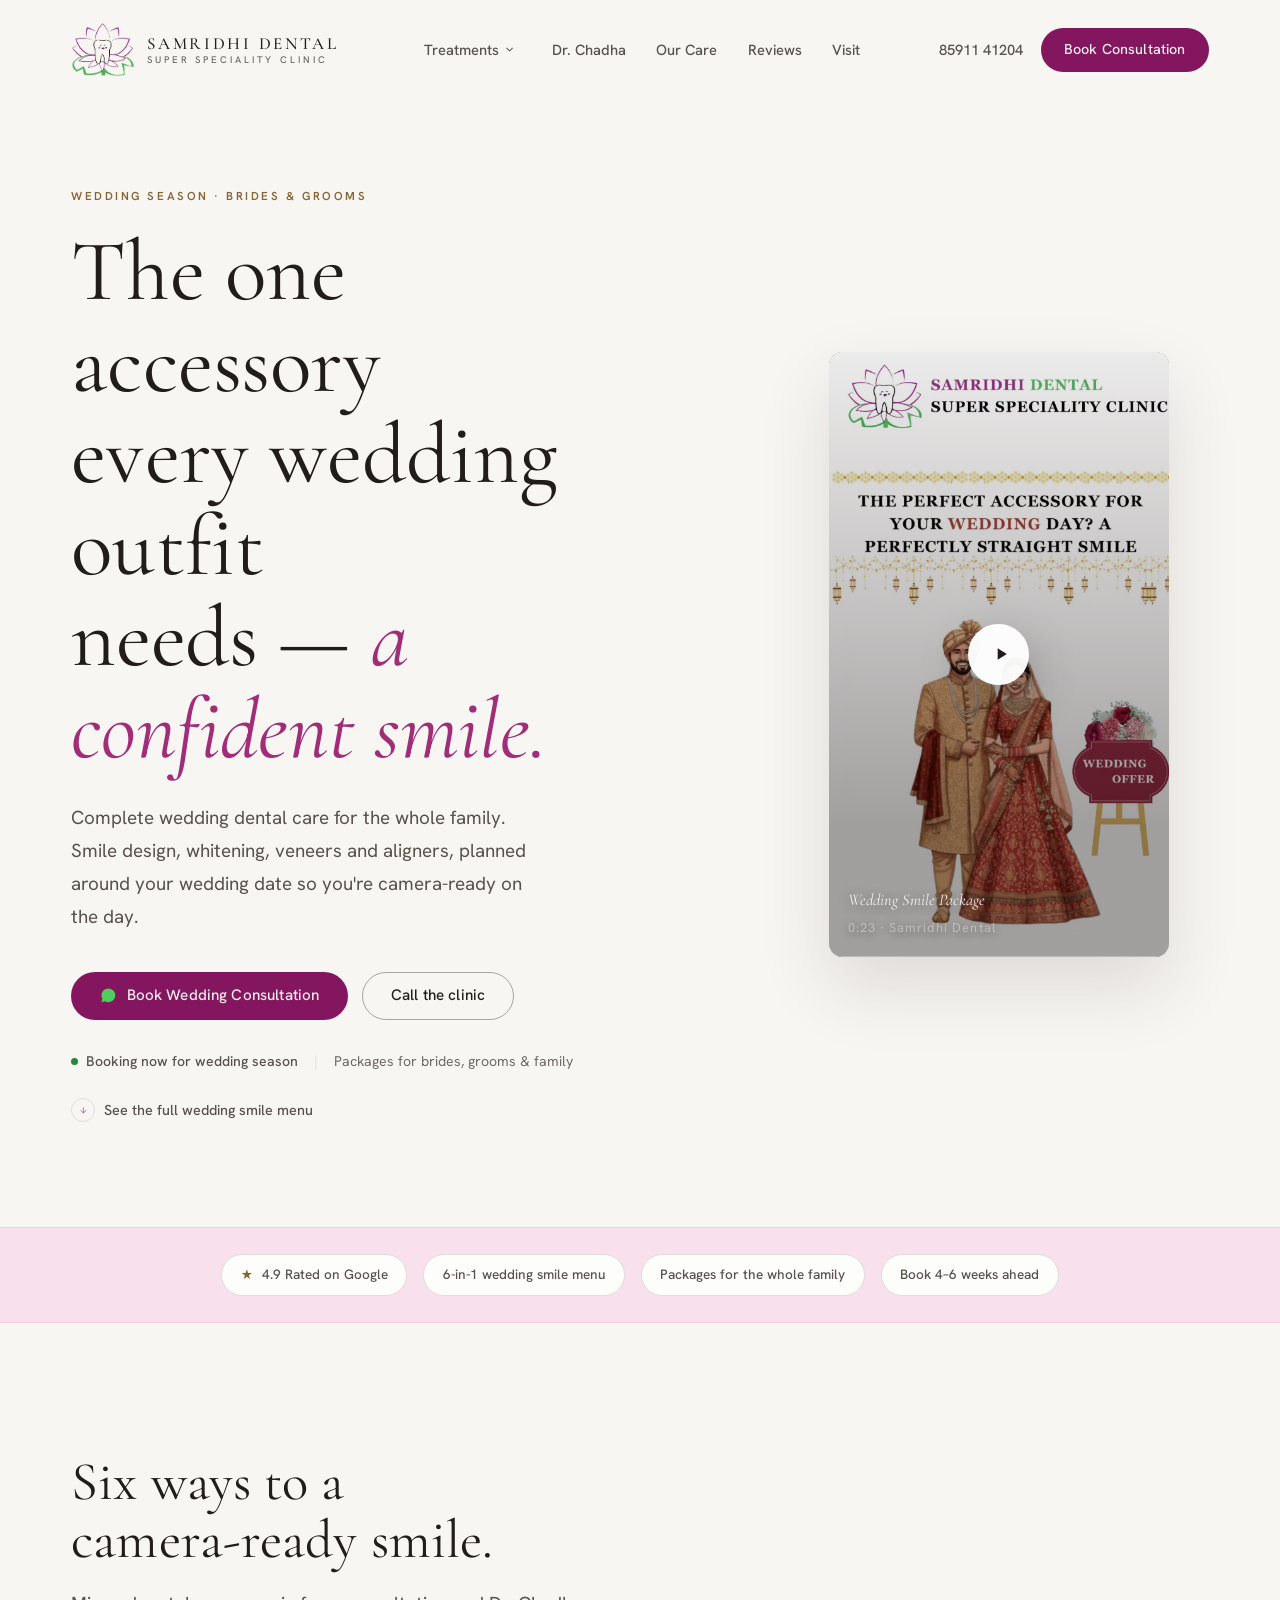
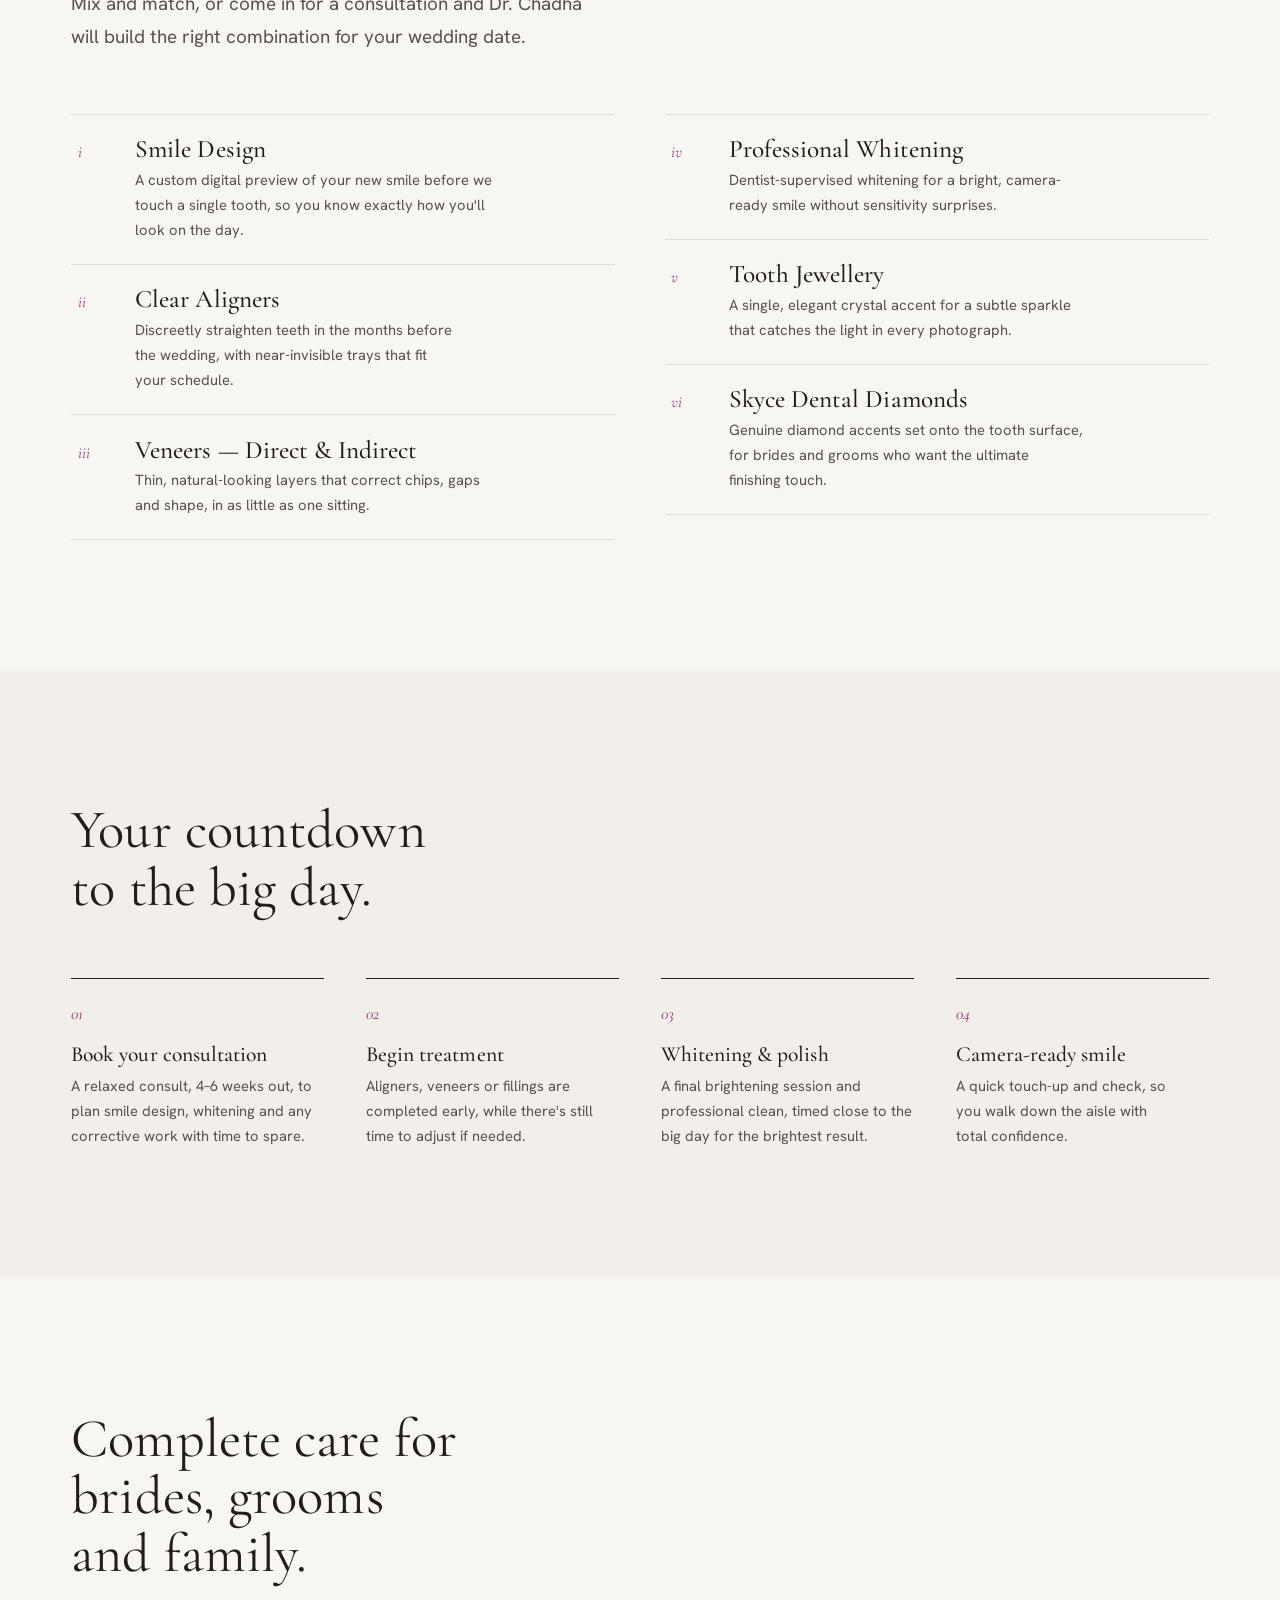
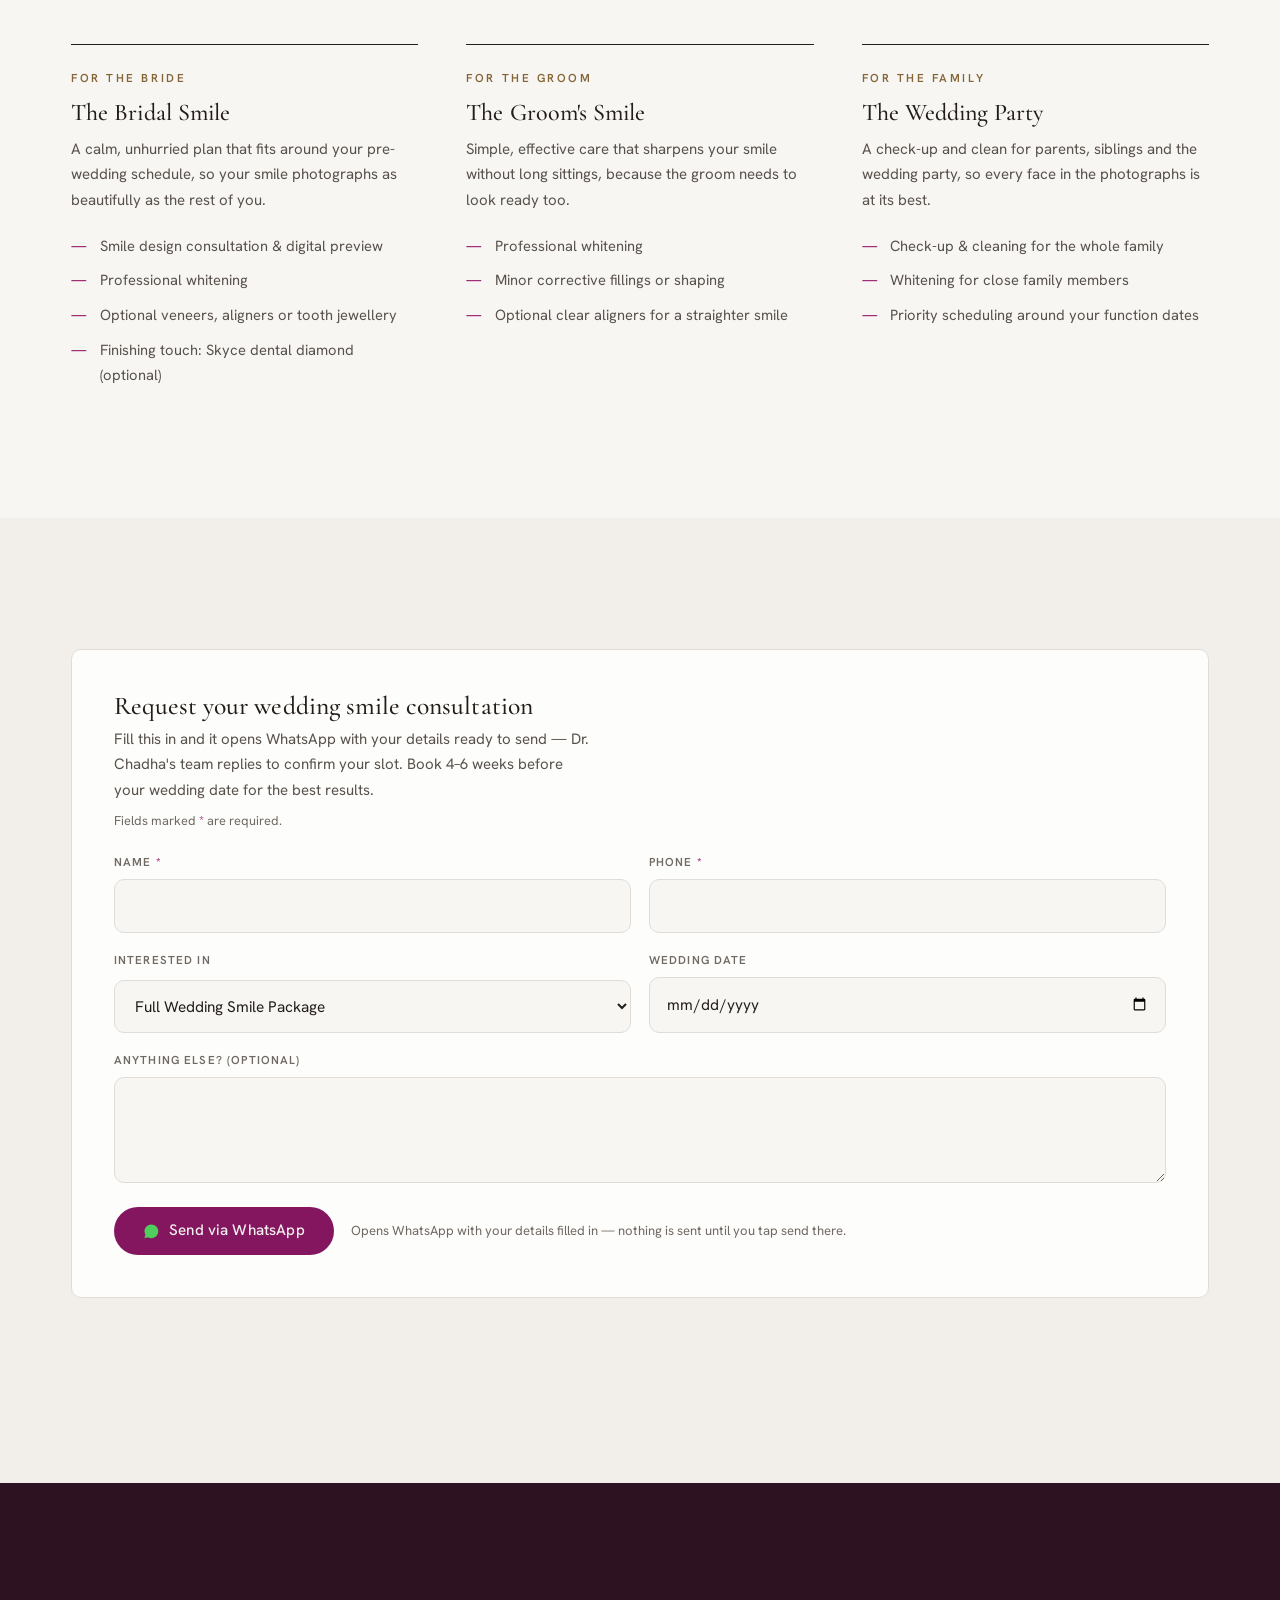
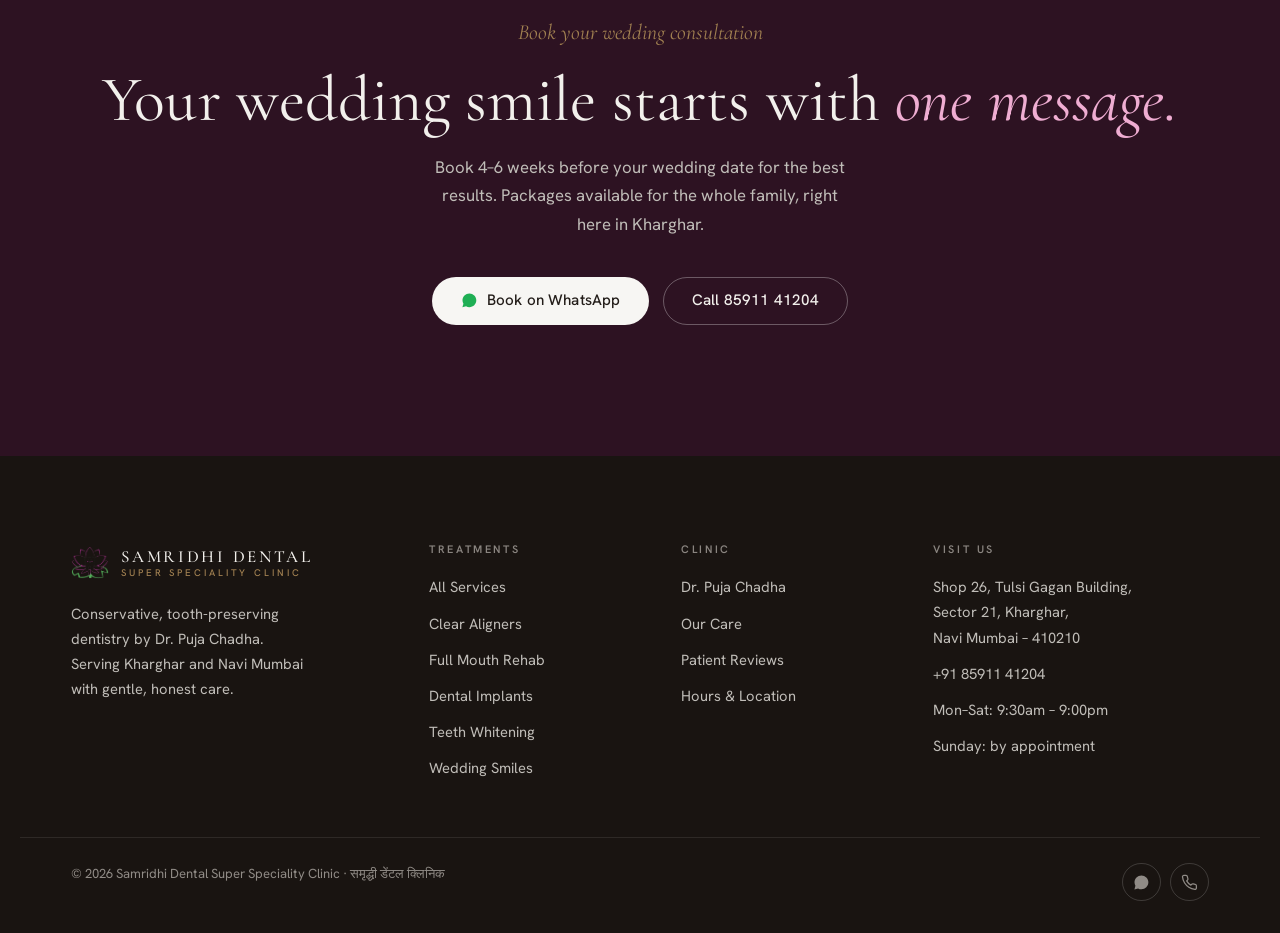
<file: wedding.html>
<!DOCTYPE html>
<html lang="en" class="no-js">
<head>
<meta charset="UTF-8" />
<meta name="viewport" content="width=device-width, initial-scale=1" />
<title>Wedding Smile Package — Samridhi Dental, Kharghar</title>
<meta name="description" content="Complete wedding dental care for brides, grooms and family at Samridhi Dental, Kharghar. Smile design, aligners, veneers, whitening, tooth jewellery and Skyce dental diamonds — planned around your wedding date." />
<meta name="theme-color" content="#f6f4f0" />
<meta name="robots" content="index, follow" />
<link rel="icon" href="assets/brand/logo.png" type="image/png" />
<link rel="canonical" href="https://samridhidental.in/wedding.html" />

<!-- Open Graph -->
<meta property="og:title" content="Wedding Smile Package — Samridhi Dental, Kharghar" />
<meta property="og:description" content="Smile design, whitening, veneers, aligners, tooth jewellery and Skyce dental diamonds for brides, grooms and family — booked around your wedding date." />
<meta property="og:type" content="website" />
<meta property="og:url" content="https://samridhidental.in/wedding.html" />
<meta property="og:site_name" content="Samridhi Dental Super Speciality Clinic" />
<meta property="og:image" content="https://samridhidental.in/assets/img/wedding-video-poster.jpg" />
<meta property="og:locale" content="en_IN" />
<meta name="twitter:card" content="summary_large_image" />
<meta name="twitter:title" content="Wedding Smile Package — Samridhi Dental, Kharghar" />
<meta name="twitter:description" content="Smile design, whitening, veneers, aligners, tooth jewellery and Skyce dental diamonds for brides, grooms and family — booked around your wedding date." />
<meta name="twitter:image" content="https://samridhidental.in/assets/img/wedding-video-poster.jpg" />

<!-- Structured data: local business + wedding service catalog -->
<script type="application/ld+json">
{
  "@context": "https://schema.org",
  "@type": "Dentist",
  "name": "Samridhi Dental Super Speciality Clinic",
  "url": "https://samridhidental.in/wedding.html",
  "telephone": "+91-85911-41204",
  "priceRange": "₹₹",
  "address": {
    "@type": "PostalAddress",
    "streetAddress": "Shop 26, Tulsi Gagan Building, Sector 21",
    "addressLocality": "Kharghar, Navi Mumbai",
    "addressRegion": "MH",
    "postalCode": "410210",
    "addressCountry": "IN"
  },
  "hasOfferCatalog": {
    "@type": "OfferCatalog",
    "name": "Wedding Smile Package",
    "itemListElement": [
      { "@type": "Offer", "itemOffered": { "@type": "Service", "name": "Smile Design" } },
      { "@type": "Offer", "itemOffered": { "@type": "Service", "name": "Clear Aligners" } },
      { "@type": "Offer", "itemOffered": { "@type": "Service", "name": "Veneers — Direct & Indirect" } },
      { "@type": "Offer", "itemOffered": { "@type": "Service", "name": "Professional Whitening" } },
      { "@type": "Offer", "itemOffered": { "@type": "Service", "name": "Tooth Jewellery" } },
      { "@type": "Offer", "itemOffered": { "@type": "Service", "name": "Skyce Dental Diamonds" } }
    ]
  }
}
</script>

<script>document.documentElement.className = "js";</script>
<link rel="preconnect" href="https://fonts.googleapis.com" />
<link rel="preconnect" href="https://fonts.gstatic.com" crossorigin />
<link href="https://fonts.googleapis.com/css2?family=Cormorant+Garamond:ital,wght@0,400;0,500;0,600;1,400;1,500&family=Hanken+Grotesk:wght@400;500;600&display=swap" rel="stylesheet" />
<link rel="stylesheet" href="styles.css" />
</head>
<body>
<a href="#main" class="btn btn--dark" style="position:absolute;left:-999px;top:0;z-index:500" onfocus="this.style.left='1rem';this.style.top='1rem'" onblur="this.style.left='-999px'">Skip to content</a>

<!-- ===================== HEADER ===================== -->
<header class="header" id="top">
  <div class="wrap header__inner">
    <a href="index.html" class="brand" aria-label="Samridhi Dental Super Speciality Clinic — home">
      <img src="assets/brand/logo.png" alt="" class="brand__mark" width="54" height="54" />
      <span class="brand__text">
        <span class="brand__name">Samridhi Dental</span>
        <span class="brand__sub">Super Speciality Clinic</span>
      </span>
    </a>

    <nav class="nav" aria-label="Primary">
      <div class="nav__group">
        <button type="button" class="nav__trigger" aria-expanded="false" aria-controls="treatmentsMenu">
          Treatments
          <svg viewBox="0 0 24 24" fill="none" stroke="currentColor" stroke-width="2.2" stroke-linecap="round" stroke-linejoin="round" aria-hidden="true"><path d="M6 9l6 6 6-6"/></svg>
        </button>
        <ul class="nav__menu" id="treatmentsMenu">
          <li><a href="services.html">All Services</a></li>
          <li><a href="aligners.html">Clear Aligners</a></li>
          <li><a href="full-mouth-rehab.html">Full Mouth Rehab</a></li>
          <li><a href="wedding.html" aria-current="page">Wedding Smile Package</a></li>
        </ul>
      </div>
      <a href="index.html#about">Dr. Chadha</a>
      <a href="index.html#approach">Our Care</a>
      <a href="index.html#reviews">Reviews</a>
      <a href="index.html#visit">Visit</a>
    </nav>

    <div class="header__cta">
      <a href="tel:+918591141204" class="header__call">85911 41204</a>
      <a href="https://wa.me/918591141204?text=Hi%2C%20I%27d%20like%20to%20book%20a%20wedding%20smile%20consultation%20at%20Samridhi%20Dental%20Clinic." class="btn btn--dark" target="_blank" rel="noopener">Book Consultation</a>
    </div>

    <button class="nav-toggle" aria-expanded="false" aria-controls="drawer" aria-label="Open menu">
      <svg class="menu" viewBox="0 0 24 24" fill="none" stroke="currentColor" stroke-width="1.6" stroke-linecap="round" aria-hidden="true"><path d="M3 7h18M3 12h18M3 17h18"/></svg>
      <svg class="x" viewBox="0 0 24 24" fill="none" stroke="currentColor" stroke-width="1.6" stroke-linecap="round" aria-hidden="true"><path d="M18 6 6 18M6 6l12 12"/></svg>
    </button>
  </div>
</header>

<!-- mobile drawer -->
<div class="drawer" id="drawer">
  <a href="services.html">Treatments</a>
  <a href="aligners.html">Clear Aligners</a>
  <a href="full-mouth-rehab.html">Full Mouth Rehab</a>
  <a href="index.html#about">Dr. Puja Chadha</a>
  <a href="wedding.html">Wedding Smiles</a>
  <a href="index.html#approach">Our Care</a>
  <a href="index.html#reviews">Reviews</a>
  <a href="index.html#visit">Visit Us</a>
  <a href="https://wa.me/918591141204?text=Hi%2C%20I%27d%20like%20to%20book%20a%20wedding%20smile%20consultation." class="btn btn--dark" target="_blank" rel="noopener">Book on WhatsApp</a>
</div>

<main id="main">

<!-- ===================== HERO ===================== -->
<section class="hero hero--wedding">
  <div class="wrap hero__grid">
    <div class="hero__copy">
      <span class="kicker" data-enter="1">Wedding Season · Brides &amp; Grooms</span>
      <h1 class="h-display" data-enter="2">The one accessory every wedding outfit needs — <em>a confident smile.</em></h1>
      <p class="lede hero__lede" data-enter="3">Complete wedding dental care for the whole family. Smile design, whitening, veneers and aligners, planned around your wedding date so you're camera-ready on the day.</p>
      <div class="hero__actions" data-enter="4">
        <a href="https://wa.me/918591141204?text=Hi%2C%20I%27d%20like%20to%20book%20a%20wedding%20smile%20consultation%20at%20Samridhi%20Dental%20Clinic." class="btn btn--dark" target="_blank" rel="noopener">
          <svg class="wa-glyph" viewBox="0 0 24 24" fill="currentColor" aria-hidden="true"><path d="M17.47 14.38c-.3-.15-1.74-.86-2-.95-.27-.1-.46-.15-.66.15-.2.3-.76.95-.93 1.14-.17.2-.34.22-.63.07-.3-.15-1.25-.46-2.38-1.47-.88-.78-1.47-1.75-1.64-2.05-.17-.3-.02-.46.13-.6.13-.13.3-.34.44-.51.15-.17.2-.3.3-.49.1-.2.05-.37-.02-.52-.08-.15-.66-1.59-.9-2.18-.24-.57-.48-.49-.66-.5l-.56-.01c-.2 0-.52.07-.79.37-.27.3-1.04 1.02-1.04 2.48 0 1.46 1.06 2.87 1.21 3.07.15.2 2.1 3.2 5.08 4.49.71.3 1.26.49 1.69.62.71.23 1.36.2 1.87.12.57-.08 1.74-.71 1.99-1.4.24-.69.24-1.28.17-1.4-.07-.13-.27-.2-.56-.35zM12.04 2C6.58 2 2.13 6.45 2.13 11.91c0 1.75.46 3.45 1.32 4.95L2 22l5.25-1.38a9.9 9.9 0 0 0 4.79 1.22h.01c5.46 0 9.91-4.45 9.91-9.91 0-2.65-1.03-5.14-2.9-7.01A9.86 9.86 0 0 0 12.04 2z"/></svg>
          Book Wedding Consultation
        </a>
        <a href="tel:+918591141204" class="btn btn--outline">Call the clinic</a>
      </div>
      <p class="hero__meta" data-enter="5">
        <span class="live">Booking now for wedding season</span>
        <span class="sep" aria-hidden="true">|</span>
        <span>Packages for brides, grooms &amp; family</span>
      </p>
      <a href="#wedding-menu" class="hero__tour" data-enter="5">
        <span class="glyph" aria-hidden="true"><svg viewBox="0 0 24 24" fill="none" stroke="currentColor" stroke-width="1.8" stroke-linecap="round"><path d="M12 5v14M5 12l7 7 7-7"/></svg></span>
        See the full wedding smile menu
      </a>
    </div>

    <div class="tour__player tour__player--vertical" data-enter="5">
      <video muted playsinline preload="metadata" poster="assets/img/wedding-video-poster.webp">
        <source src="assets/video/wedding-smiles.mp4" type="video/mp4" />
        Your browser does not support embedded video. <a href="assets/video/wedding-smiles.mp4">Download the video</a> instead.
      </video>
      <button class="tour__overlay" style="--poster-img:url('assets/img/wedding-video-poster.webp')" aria-label="Play the Wedding Smile Package video">
        <span class="tour__play" aria-hidden="true">
          <svg viewBox="0 0 24 24" fill="currentColor"><path d="M8 5v14l11-7z"/></svg>
        </span>
        <span class="tour__meta">
          <strong>Wedding Smile Package</strong>
          <span>0:23 · Samridhi Dental</span>
        </span>
      </button>
    </div>
  </div>
</section>

<!-- ===================== TRUST BADGES ===================== -->
<div class="badges">
  <div class="wrap badges__row">
    <span class="badge"><span class="star" aria-hidden="true">★</span> 4.9 Rated on Google</span>
    <span class="badge">6-in-1 wedding smile menu</span>
    <span class="badge">Packages for the whole family</span>
    <span class="badge">Book 4–6 weeks ahead</span>
  </div>
</div>

<!-- ===================== WEDDING MENU ===================== -->
<section class="section" id="wedding-menu">
  <div class="wrap">
    <div class="section-head" data-reveal>
      <h2 class="h-section">Six ways to a camera-ready smile.</h2>
      <p class="lede">Mix and match, or come in for a consultation and Dr. Chadha will build the right combination for your wedding date.</p>
    </div>

    <div class="wedding-menu" data-reveal>
      <div class="menu__list">
        <div class="menu__row">
          <span class="idx" aria-hidden="true">i</span>
          <div><h3>Smile Design</h3><p>A custom digital preview of your new smile before we touch a single tooth, so you know exactly how you'll look on the day.</p></div>
        </div>
        <div class="menu__row">
          <span class="idx" aria-hidden="true">ii</span>
          <div><h3>Clear Aligners</h3><p>Discreetly straighten teeth in the months before the wedding, with near-invisible trays that fit your schedule.</p></div>
        </div>
        <div class="menu__row">
          <span class="idx" aria-hidden="true">iii</span>
          <div><h3>Veneers — Direct &amp; Indirect</h3><p>Thin, natural-looking layers that correct chips, gaps and shape, in as little as one sitting.</p></div>
        </div>
      </div>
      <div class="menu__list">
        <div class="menu__row">
          <span class="idx" aria-hidden="true">iv</span>
          <div><h3>Professional Whitening</h3><p>Dentist-supervised whitening for a bright, camera-ready smile without sensitivity surprises.</p></div>
        </div>
        <div class="menu__row">
          <span class="idx" aria-hidden="true">v</span>
          <div><h3>Tooth Jewellery</h3><p>A single, elegant crystal accent for a subtle sparkle that catches the light in every photograph.</p></div>
        </div>
        <div class="menu__row">
          <span class="idx" aria-hidden="true">vi</span>
          <div><h3>Skyce Dental Diamonds</h3><p>Genuine diamond accents set onto the tooth surface, for brides and grooms who want the ultimate finishing touch.</p></div>
        </div>
      </div>
    </div>
  </div>
</section>

<!-- ===================== TIMELINE ===================== -->
<section class="section section--alt" id="timeline">
  <div class="wrap">
    <div class="section-head" data-reveal>
      <h2 class="h-section">Your countdown to the big day.</h2>
    </div>
    <div class="steps">
      <div class="step" data-reveal><span class="step__n"></span><h3>Book your consultation</h3><p>A relaxed consult, 4–6 weeks out, to plan smile design, whitening and any corrective work with time to spare.</p></div>
      <div class="step" data-reveal data-reveal="2"><span class="step__n"></span><h3>Begin treatment</h3><p>Aligners, veneers or fillings are completed early, while there's still time to adjust if needed.</p></div>
      <div class="step" data-reveal data-reveal="3"><span class="step__n"></span><h3>Whitening &amp; polish</h3><p>A final brightening session and professional clean, timed close to the big day for the brightest result.</p></div>
      <div class="step" data-reveal data-reveal="3"><span class="step__n"></span><h3>Camera-ready smile</h3><p>A quick touch-up and check, so you walk down the aisle with total confidence.</p></div>
    </div>
  </div>
</section>

<!-- ===================== FAMILY PACKAGES ===================== -->
<section class="section" id="packages">
  <div class="wrap">
    <div class="section-head" data-reveal>
      <h2 class="h-section">Complete care for brides, grooms and family.</h2>
    </div>
    <div class="package-grid" data-reveal>
      <div class="package">
        <span class="kicker">For the Bride</span>
        <h3>The Bridal Smile</h3>
        <p>A calm, unhurried plan that fits around your pre-wedding schedule, so your smile photographs as beautifully as the rest of you.</p>
        <ul>
          <li><span class="dash" aria-hidden="true">—</span><span>Smile design consultation &amp; digital preview</span></li>
          <li><span class="dash" aria-hidden="true">—</span><span>Professional whitening</span></li>
          <li><span class="dash" aria-hidden="true">—</span><span>Optional veneers, aligners or tooth jewellery</span></li>
          <li><span class="dash" aria-hidden="true">—</span><span>Finishing touch: Skyce dental diamond (optional)</span></li>
        </ul>
      </div>
      <div class="package">
        <span class="kicker">For the Groom</span>
        <h3>The Groom's Smile</h3>
        <p>Simple, effective care that sharpens your smile without long sittings, because the groom needs to look ready too.</p>
        <ul>
          <li><span class="dash" aria-hidden="true">—</span><span>Professional whitening</span></li>
          <li><span class="dash" aria-hidden="true">—</span><span>Minor corrective fillings or shaping</span></li>
          <li><span class="dash" aria-hidden="true">—</span><span>Optional clear aligners for a straighter smile</span></li>
        </ul>
      </div>
      <div class="package">
        <span class="kicker">For the Family</span>
        <h3>The Wedding Party</h3>
        <p>A check-up and clean for parents, siblings and the wedding party, so every face in the photographs is at its best.</p>
        <ul>
          <li><span class="dash" aria-hidden="true">—</span><span>Check-up &amp; cleaning for the whole family</span></li>
          <li><span class="dash" aria-hidden="true">—</span><span>Whitening for close family members</span></li>
          <li><span class="dash" aria-hidden="true">—</span><span>Priority scheduling around your function dates</span></li>
        </ul>
      </div>
    </div>
  </div>
</section>

<!-- ===================== BOOK CONSULTATION ===================== -->
<section class="section section--alt" id="book">
  <div class="wrap">
    <div class="appt-card" data-reveal>
      <h3>Request your wedding smile consultation</h3>
      <p>Fill this in and it opens WhatsApp with your details ready to send — Dr. Chadha's team replies to confirm your slot. Book 4–6 weeks before your wedding date for the best results.</p>
      <p class="appt-form__required-note">Fields marked <span class="req" aria-hidden="true">*</span> are required.</p>
      <form class="appt-form" id="apptFormWedding">
        <input type="hidden" name="context" value="a wedding smile consultation" />
        <div class="appt-form__row">
          <div class="field">
            <label for="wApptName">Name <span class="req" aria-hidden="true">*</span></label>
            <input type="text" id="wApptName" name="name" autocomplete="name" required />
          </div>
          <div class="field">
            <label for="wApptPhone">Phone <span class="req" aria-hidden="true">*</span></label>
            <input type="tel" id="wApptPhone" name="phone" autocomplete="tel" inputmode="tel" required />
          </div>
        </div>
        <div class="appt-form__row">
          <div class="field">
            <label for="wApptTreatment">Interested in</label>
            <select id="wApptTreatment" name="treatment">
              <option>Full Wedding Smile Package</option>
              <option>Smile Design</option>
              <option>Clear Aligners</option>
              <option>Veneers</option>
              <option>Professional Whitening</option>
              <option>Tooth Jewellery</option>
              <option>Skyce Dental Diamonds</option>
              <option>Not sure yet</option>
            </select>
          </div>
          <div class="field">
            <label for="wApptDate">Wedding date</label>
            <input type="date" id="wApptDate" name="date" />
          </div>
        </div>
        <div class="field">
          <label for="wApptMessage">Anything else? (optional)</label>
          <textarea id="wApptMessage" name="message" rows="3"></textarea>
        </div>
        <div class="appt-form__submit">
          <button type="submit" class="btn btn--dark">
            <svg class="wa-glyph" viewBox="0 0 24 24" fill="currentColor" aria-hidden="true"><path d="M17.47 14.38c-.3-.15-1.74-.86-2-.95-.27-.1-.46-.15-.66.15-.2.3-.76.95-.93 1.14-.17.2-.34.22-.63.07-.3-.15-1.25-.46-2.38-1.47-.88-.78-1.47-1.75-1.64-2.05-.17-.3-.02-.46.13-.6.13-.13.3-.34.44-.51.15-.17.2-.3.3-.49.1-.2.05-.37-.02-.52-.08-.15-.66-1.59-.9-2.18-.24-.57-.48-.49-.66-.5l-.56-.01c-.2 0-.52.07-.79.37-.27.3-1.04 1.02-1.04 2.48 0 1.46 1.06 2.87 1.21 3.07.15.2 2.1 3.2 5.08 4.49.71.3 1.26.49 1.69.62.71.23 1.36.2 1.87.12.57-.08 1.74-.71 1.99-1.4.24-.69.24-1.28.17-1.4-.07-.13-.27-.2-.56-.35zM12.04 2C6.58 2 2.13 6.45 2.13 11.91c0 1.75.46 3.45 1.32 4.95L2 22l5.25-1.38a9.9 9.9 0 0 0 4.79 1.22h.01c5.46 0 9.91-4.45 9.91-9.91 0-2.65-1.03-5.14-2.9-7.01A9.86 9.86 0 0 0 12.04 2z"/></svg>
            Send via WhatsApp
          </button>
          <span class="appt-form__note">Opens WhatsApp with your details filled in — nothing is sent until you tap send there.</span>
        </div>
      </form>
    </div>
  </div>
</section>

<!-- ===================== CTA ===================== -->
<section class="section cta">
  <div class="wrap" data-reveal>
    <span class="cta__lede">Book your wedding consultation</span>
    <h2>Your wedding smile starts with <em>one message.</em></h2>
    <p>Book 4–6 weeks before your wedding date for the best results. Packages available for the whole family, right here in Kharghar.</p>
    <div class="cta__actions">
      <a href="https://wa.me/918591141204?text=Hi%2C%20I%27d%20like%20to%20book%20a%20wedding%20smile%20consultation%20at%20Samridhi%20Dental%20Clinic." class="btn btn--ivory" target="_blank" rel="noopener">
        <svg class="wa-glyph" viewBox="0 0 24 24" fill="currentColor" aria-hidden="true" style="color:#1faf54"><path d="M17.47 14.38c-.3-.15-1.74-.86-2-.95-.27-.1-.46-.15-.66.15-.2.3-.76.95-.93 1.14-.17.2-.34.22-.63.07-.3-.15-1.25-.46-2.38-1.47-.88-.78-1.47-1.75-1.64-2.05-.17-.3-.02-.46.13-.6.13-.13.3-.34.44-.51.15-.17.2-.3.3-.49.1-.2.05-.37-.02-.52-.08-.15-.66-1.59-.9-2.18-.24-.57-.48-.49-.66-.5l-.56-.01c-.2 0-.52.07-.79.37-.27.3-1.04 1.02-1.04 2.48 0 1.46 1.06 2.87 1.21 3.07.15.2 2.1 3.2 5.08 4.49.71.3 1.26.49 1.69.62.71.23 1.36.2 1.87.12.57-.08 1.74-.71 1.99-1.4.24-.69.24-1.28.17-1.4-.07-.13-.27-.2-.56-.35zM12.04 2C6.58 2 2.13 6.45 2.13 11.91c0 1.75.46 3.45 1.32 4.95L2 22l5.25-1.38a9.9 9.9 0 0 0 4.79 1.22h.01c5.46 0 9.91-4.45 9.91-9.91 0-2.65-1.03-5.14-2.9-7.01A9.86 9.86 0 0 0 12.04 2z"/></svg>
        Book on WhatsApp
      </a>
      <a href="tel:+918591141204" class="btn btn--outline-light">Call 85911 41204</a>
    </div>
  </div>
</section>

</main>

<!-- ===================== FOOTER ===================== -->
<footer class="footer">
  <div class="wrap footer__grid">
    <div>
      <a href="index.html" class="brand">
        <img src="assets/brand/logo.png" alt="" class="brand__mark" width="38" height="38" />
        <span class="brand__text">
          <span class="brand__name">Samridhi Dental</span>
          <span class="brand__sub">Super Speciality Clinic</span>
        </span>
      </a>
      <p class="footer__about">Conservative, tooth-preserving dentistry by Dr. Puja Chadha. Serving Kharghar and Navi Mumbai with gentle, honest care.</p>
    </div>
    <div>
      <h4>Treatments</h4>
      <ul>
        <li><a href="services.html">All Services</a></li>
        <li><a href="aligners.html">Clear Aligners</a></li>
        <li><a href="full-mouth-rehab.html">Full Mouth Rehab</a></li>
        <li><a href="services.html#implants">Dental Implants</a></li>
        <li><a href="services.html#whitening">Teeth Whitening</a></li>
        <li><a href="wedding.html">Wedding Smiles</a></li>
      </ul>
    </div>
    <div>
      <h4>Clinic</h4>
      <ul>
        <li><a href="index.html#about">Dr. Puja Chadha</a></li>
        <li><a href="index.html#approach">Our Care</a></li>
        <li><a href="index.html#reviews">Patient Reviews</a></li>
        <li><a href="index.html#visit">Hours &amp; Location</a></li>
      </ul>
    </div>
    <div>
      <h4>Visit us</h4>
      <ul>
        <li>Shop 26, Tulsi Gagan Building,<br>Sector 21, Kharghar,<br>Navi Mumbai – 410210</li>
        <li><a href="tel:+918591141204">+91 85911 41204</a></li>
        <li>Mon–Sat: 9:30am – 9:00pm</li>
        <li>Sunday: by appointment</li>
      </ul>
    </div>
  </div>
  <div class="wrap footer__bottom">
    <span>© <span id="year">2026</span> Samridhi Dental Super Speciality Clinic · समृद्धी डेंटल क्लिनिक</span>
    <div class="footer__social">
      <a href="https://wa.me/918591141204" aria-label="WhatsApp" target="_blank" rel="noopener"><svg viewBox="0 0 24 24" fill="currentColor" aria-hidden="true"><path d="M17.47 14.38c-.3-.15-1.74-.86-2-.95-.27-.1-.46-.15-.66.15-.2.3-.76.95-.93 1.14-.17.2-.34.22-.63.07-.3-.15-1.25-.46-2.38-1.47-.88-.78-1.47-1.75-1.64-2.05-.17-.3-.02-.46.13-.6.13-.13.3-.34.44-.51.15-.17.2-.3.3-.49.1-.2.05-.37-.02-.52-.08-.15-.66-1.59-.9-2.18-.24-.57-.48-.49-.66-.5l-.56-.01c-.2 0-.52.07-.79.37-.27.3-1.04 1.02-1.04 2.48 0 1.46 1.06 2.87 1.21 3.07.15.2 2.1 3.2 5.08 4.49.71.3 1.26.49 1.69.62.71.23 1.36.2 1.87.12.57-.08 1.74-.71 1.99-1.4.24-.69.24-1.28.17-1.4-.07-.13-.27-.2-.56-.35zM12.04 2C6.58 2 2.13 6.45 2.13 11.91c0 1.75.46 3.45 1.32 4.95L2 22l5.25-1.38a9.9 9.9 0 0 0 4.79 1.22h.01c5.46 0 9.91-4.45 9.91-9.91 0-2.65-1.03-5.14-2.9-7.01A9.86 9.86 0 0 0 12.04 2z"/></svg></a>
      <a href="tel:+918591141204" aria-label="Call"><svg viewBox="0 0 24 24" fill="none" stroke="currentColor" stroke-width="1.8" stroke-linecap="round" stroke-linejoin="round" aria-hidden="true"><path d="M22 16.92v3a2 2 0 0 1-2.18 2 19.79 19.79 0 0 1-8.63-3.07 19.5 19.5 0 0 1-6-6 19.79 19.79 0 0 1-3.07-8.67A2 2 0 0 1 4.11 2h3a2 2 0 0 1 2 1.72c.13.96.36 1.9.7 2.81a2 2 0 0 1-.45 2.11L8.09 9.91a16 16 0 0 0 6 6l1.27-1.27a2 2 0 0 1 2.11-.45c.9.34 1.85.57 2.81.7A2 2 0 0 1 22 16.92z"/></svg></a>
    </div>
  </div>
</footer>

<!-- mobile sticky bar -->
<div class="mobile-bar">
  <a href="tel:+918591141204" class="btn btn--outline">Call</a>
  <a href="https://wa.me/918591141204?text=Hi%2C%20I%27d%20like%20to%20book%20a%20wedding%20smile%20consultation%20at%20Samridhi%20Dental%20Clinic." class="btn btn--dark" target="_blank" rel="noopener">Book on WhatsApp</a>
</div>

<script src="script.js"></script>
</body>
</html>
</file>
<file: styles.css>
/* ============================================================
   Samridhi Dental Super Speciality Clinic
   Quiet-luxury boutique — ivory, charcoal, whisper of rose
   ============================================================ */

/* ---------- Design tokens ---------- */
:root {
  /* Surfaces — warm ivory, flat */
  --bg:        oklch(0.972 0.004 88);
  --bg-alt:    oklch(0.954 0.007 84);
  --surface:   oklch(0.993 0.002 90);
  --line:      oklch(0.898 0.008 80);
  --line-soft: oklch(0.928 0.006 84);

  /* Ink — warm charcoal */
  --ink:       oklch(0.235 0.012 55);
  --ink-soft:  oklch(0.44 0.014 55);
  --ink-faint: oklch(0.525 0.013 58); /* darkened from 0.575 — was 3.83:1 on bg-alt, now 4.73:1 (WCAG AA) */

  /* Dark surfaces */
  --dark:      oklch(0.235 0.012 55);
  --dark-deep: oklch(0.195 0.010 55);
  --on-dark:   oklch(0.955 0.005 85);
  --on-dark-soft: oklch(0.80 0.008 80);

  /* Accents — the clinic's own logo colors, committed */
  --gold: oklch(0.53 0.075 75); /* darkened from 0.60 — was 3.49:1 on bg-alt, now 4.67:1 (WCAG AA) */
  --gold-on-dark: oklch(0.62 0.075 75); /* separate lighter value for gold-on-dark contexts (footer, CTA) */
  --rose: oklch(0.50 0.17 345);       /* lotus magenta from the logo petals — 6.1:1 on bg */
  --rose-deep: oklch(0.42 0.16 345);  /* button/band surface — on-dark text reads 8.1:1 */
  --rose-soft: oklch(0.93 0.03 345);  /* magenta-tinted wash */
  --plum: oklch(0.23 0.05 345);       /* CTA band — a magenta-warmed dark, gold reads 4.67:1 */
  --leaf: oklch(0.55 0.15 145);       /* lotus leaf green — small non-text signals only */

  /* Type */
  --display: "Cormorant Garamond", Georgia, "Times New Roman", serif;
  --body: "Hanken Grotesk", system-ui, -apple-system, "Segoe UI", sans-serif;

  /* Shape — flat, precise */
  --r-img: 14px;
  --r-panel: 10px;
  --r-pill: 999px;

  /* Motion */
  --ease: cubic-bezier(.22, 1, .36, 1);
  --ease-soft: cubic-bezier(.4, 0, .2, 1);

  /* Layout */
  --maxw: 1240px;
  --gutter: clamp(1.25rem, 4vw, 3.5rem);

  /* z-scale */
  --z-sticky: 100;
  --z-header: 200;
  --z-drawer: 300;
  --z-top: 400;
}

/* ---------- Reset ---------- */
*, *::before, *::after { box-sizing: border-box; }
* { margin: 0; }
html { -webkit-text-size-adjust: 100%; scroll-behavior: smooth; }
@media (prefers-reduced-motion: reduce) { html { scroll-behavior: auto; } }

body {
  font-family: var(--body);
  background: var(--bg);
  color: var(--ink);
  line-height: 1.7;
  font-size: clamp(0.98rem, 0.94rem + 0.2vw, 1.05rem);
  -webkit-font-smoothing: antialiased;
  text-rendering: optimizeLegibility;
  overflow-x: hidden;
}

img, svg, picture { display: block; max-width: 100%; }
img { height: auto; }
/* <picture> must fill containers that set their own aspect-ratio and rely on
   object-fit on the img. Scoped deliberately: components that size the picture
   themselves (before/after, case study) must not be caught by this. */
.hero__media picture,
.about__portrait picture,
.feature__media picture,
.menu__frame picture,
.gallery figure picture { width: 100%; height: 100%; }
a { color: inherit; text-decoration: none; }
button { font: inherit; color: inherit; cursor: pointer; background: none; border: 0; }
ul { list-style: none; padding: 0; }
:focus-visible { outline: 2px solid var(--rose); outline-offset: 3px; border-radius: 3px; }

::selection { background: var(--rose-soft); color: var(--ink); }

/* ---------- Typography ---------- */
h1, h2, h3, h4 {
  font-family: var(--display);
  font-weight: 500;
  line-height: 1.06;
  letter-spacing: 0.002em;
  color: var(--ink);
  text-wrap: balance;
}
.h-display { font-size: clamp(2.7rem, 1.6rem + 5vw, 5.4rem); font-weight: 400; }
.h-section { font-size: clamp(2rem, 1.4rem + 2.8vw, 3.4rem); font-weight: 400; }
.h-sub     { font-size: clamp(1.4rem, 1.15rem + 1vw, 1.9rem); }
p { text-wrap: pretty; }
.lede { font-size: clamp(1.02rem, 0.98rem + 0.35vw, 1.18rem); color: var(--ink-soft); line-height: 1.75; }
em { font-style: italic; }

/* Tracked kicker — deliberate brand system, used sparingly */
.kicker {
  display: block;
  font-family: var(--body);
  font-size: 0.72rem;
  font-weight: 600;
  letter-spacing: 0.22em;
  text-transform: uppercase;
  color: var(--gold);
  margin-bottom: 1.3rem;
}

/* ---------- Layout ---------- */
.wrap { width: 100%; max-width: var(--maxw); margin-inline: auto; padding-inline: var(--gutter); }
.section { padding-block: clamp(4.5rem, 3.4rem + 6vw, 8.5rem); position: relative; }
.section--alt { background: var(--bg-alt); }
.section-head { max-width: 58ch; margin-bottom: clamp(2.4rem, 1.8rem + 2.5vw, 4rem); }
.section-head .lede { margin-top: 1.1rem; max-width: 52ch; }

.hairline { border: 0; border-top: 1px solid var(--line); }

/* ---------- Buttons — quiet pills ---------- */
.btn {
  display: inline-flex; align-items: center; justify-content: center; gap: 0.6rem;
  padding: 0.9rem 1.75rem; border-radius: var(--r-pill);
  font-weight: 500; font-size: 0.95rem; line-height: 1; letter-spacing: 0.01em;
  border: 1px solid transparent; min-height: 48px;
  transition: transform .3s var(--ease), background-color .3s var(--ease), border-color .3s var(--ease), color .3s var(--ease);
}
.btn svg { width: 1.1em; height: 1.1em; flex: none; }
.btn--dark { background: var(--rose-deep); color: var(--on-dark); }
.btn--dark:hover { background: oklch(0.36 0.15 345); transform: translateY(-1px); }
.btn--dark .wa-glyph { color: #4fce5d; }
.btn--outline { background: transparent; color: var(--ink); border-color: oklch(0.72 0.01 70); }
.btn--outline:hover { border-color: var(--ink); transform: translateY(-1px); }
.btn--ivory { background: var(--bg); color: var(--ink); }
.btn--ivory:hover { background: var(--surface); transform: translateY(-1px); }
.btn--outline-light { background: transparent; color: var(--on-dark); border-color: oklch(1 0 0 / .3); }
.btn--outline-light:hover { border-color: oklch(1 0 0 / .7); transform: translateY(-1px); }
.btn:active { transform: translateY(0) scale(.985); }

/* ============================================================
   Header
   ============================================================ */
.header {
  position: fixed; inset: 0 0 auto 0; z-index: var(--z-header);
  padding-block: 1.1rem;
  transition: padding .35s var(--ease-soft);
}
.header::after {
  content: ""; position: absolute; inset: 0; z-index: -1;
  background: oklch(0.972 0.004 88 / .88);
  backdrop-filter: blur(12px);
  opacity: 0; transition: opacity .35s var(--ease-soft);
  border-bottom: 1px solid transparent;
}
.header.is-stuck { padding-block: 0.7rem; }
.header.is-stuck::after { opacity: 1; border-bottom-color: var(--line-soft); }

.header__inner { display: flex; align-items: center; justify-content: space-between; gap: 1.5rem; }

/* Brand and CTA hold their size; the nav is the flexible element between them,
   otherwise all three shrink and their labels wrap onto two lines. */
.brand, .header__cta { flex: none; }
.brand__name, .brand__sub, .header__call, .header__cta .btn { white-space: nowrap; }

.brand { display: flex; align-items: center; gap: 0.75rem; }
.brand__mark { width: 38px; height: 38px; flex: none; object-fit: contain; }
.header .brand__mark { width: 64px; height: 64px; }
.brand__text { display: flex; flex-direction: column; line-height: 1.2; }
.brand__name {
  font-family: var(--display); font-weight: 500; font-size: 1.06rem;
  letter-spacing: 0.16em; text-transform: uppercase; color: var(--ink);
}
.brand__sub { font-size: 0.6rem; letter-spacing: 0.3em; text-transform: uppercase; color: var(--ink-faint); font-weight: 500; }

.nav { display: flex; align-items: center; gap: 1.9rem; }
.nav > a, .nav__trigger { white-space: nowrap; }
.nav a { position: relative; font-size: 0.92rem; font-weight: 500; color: var(--ink-soft); transition: color .25s; padding-block: 0.3rem; }
.nav > a::after {
  content: ""; position: absolute; left: 0; right: 0; bottom: 0; height: 1px;
  background: var(--rose); transform: scaleX(0); transform-origin: left;
  transition: transform .35s var(--ease);
}
.nav a:hover { color: var(--ink); }
.nav > a:hover::after { transform: scaleX(1); }

/* ---------- Treatments dropdown ---------- */
.nav__group { position: relative; display: flex; align-items: center; }
.nav__trigger {
  display: inline-flex; align-items: center; gap: 0.35rem;
  font-size: 0.92rem; font-weight: 500; color: var(--ink-soft);
  padding-block: 0.3rem; transition: color .25s;
}
.nav__trigger:hover, .nav__group:hover .nav__trigger { color: var(--ink); }
.nav__trigger svg { width: 0.7rem; height: 0.7rem; transition: transform .3s var(--ease); }
.nav__group:hover .nav__trigger svg,
.nav__trigger[aria-expanded="true"] svg { transform: rotate(180deg); }

.nav__menu {
  position: absolute; top: 100%; left: 50%; translate: -50% 0;
  min-width: 15rem; margin-top: 0.7rem; padding: 0.5rem;
  display: grid; gap: 0.1rem; list-style: none;
  background: var(--surface); border: 1px solid var(--line);
  border-radius: var(--r-panel); box-shadow: 0 22px 50px oklch(0.35 0.04 30 / 0.16);
  opacity: 0; visibility: hidden; transform: translateY(-6px);
  transition: opacity .25s var(--ease), transform .25s var(--ease), visibility .25s;
}
/* A hover bridge stops the menu closing as the pointer crosses the gap */
.nav__group::after { content: ""; position: absolute; top: 100%; left: 0; right: 0; height: 0.9rem; }
.nav__group:hover .nav__menu,
.nav__group:focus-within .nav__menu,
.nav__menu.is-open { opacity: 1; visibility: visible; transform: none; }
.nav__menu a {
  display: block; padding: 0.6rem 0.8rem; border-radius: 7px;
  font-size: 0.9rem; color: var(--ink-soft); white-space: nowrap;
  transition: background-color .2s, color .2s;
}
.nav__menu a:hover { background: var(--rose-soft); color: var(--rose-deep); }
.nav__menu a[aria-current="page"] { color: var(--rose-deep); font-weight: 600; }

.header__cta { display: flex; align-items: center; gap: 1.1rem; }
.header__call { font-size: 0.92rem; font-weight: 500; color: var(--ink-soft); transition: color .25s; }
.header__call:hover { color: var(--ink); }
.header__cta .btn { padding: 0.75rem 1.4rem; min-height: 44px; font-size: 0.9rem; }

.nav-toggle { display: none; }

/* ============================================================
   Hero
   ============================================================ */
.hero { padding-top: clamp(7.5rem, 6rem + 7vw, 12rem); padding-bottom: clamp(3.5rem, 2.5rem + 5vw, 7rem); }
.hero__grid {
  display: grid; grid-template-columns: 1fr 1.05fr;
  gap: clamp(2.5rem, 1.5rem + 5vw, 5.5rem); align-items: center;
}
.hero h1 { margin-bottom: 1.6rem; max-width: 12ch; }
.hero h1 em { color: var(--rose); }
.hero__lede { max-width: 44ch; margin-bottom: 2.4rem; }
.hero__actions { display: flex; flex-wrap: wrap; gap: 0.85rem; margin-bottom: 1.9rem; }
.hero__meta { display: flex; flex-wrap: wrap; align-items: center; gap: 0.6rem 1rem; font-size: 0.88rem; color: var(--ink-faint); }
.hero__meta .live { display: inline-flex; align-items: center; gap: 0.45rem; color: var(--ink-soft); font-weight: 500; }
.hero__meta .live::before {
  content: ""; width: 0.45rem; height: 0.45rem; border-radius: 50%;
  background: var(--leaf); animation: pulse 2.4s var(--ease-soft) infinite;
}
.hero__meta .sep { color: var(--line); }

.hero__media { border-radius: var(--r-img); overflow: hidden; aspect-ratio: 4 / 4.6; }
.hero__media img { width: 100%; height: 106%; object-fit: cover; will-change: transform; }

@keyframes pulse { 0%,100% { opacity: 1; } 50% { opacity: 0.3; } }

/* Hero entrance — one rehearsed sequence on load */
@media (prefers-reduced-motion: no-preference) {
  .hero [data-enter] { opacity: 0; transform: translateY(22px); animation: enter 1s var(--ease) forwards; }
  .hero [data-enter="1"] { animation-delay: .05s; }
  .hero [data-enter="2"] { animation-delay: .16s; }
  .hero [data-enter="3"] { animation-delay: .27s; }
  .hero [data-enter="4"] { animation-delay: .38s; }
  .hero [data-enter="5"] { animation-delay: .49s; }
  .hero__media[data-enter] { transform: none; clip-path: inset(4% 4% 4% 4% round 14px); opacity: 0; animation: enter-media 1.3s var(--ease) .2s forwards; }
  @keyframes enter { to { opacity: 1; transform: none; } }
  @keyframes enter-media { to { opacity: 1; clip-path: inset(0 0 0 0 round 14px); } }
}

/* ============================================================
   Trust badges — quiet pills on a band
   ============================================================ */
.badges { border-block: 1px solid oklch(0.89 0.03 345); padding-block: 1.6rem; background: var(--rose-soft); }
.badges__row { display: flex; flex-wrap: wrap; justify-content: center; gap: 0.8rem 1rem; }
.badge {
  display: inline-flex; align-items: center; gap: 0.55rem;
  border: 1px solid var(--line); border-radius: var(--r-pill);
  padding: 0.55rem 1.15rem; font-size: 0.85rem; font-weight: 500; color: var(--ink-soft);
  background: var(--surface);
}
.badge .star { color: var(--gold); }

/* ============================================================
   About — the dentist
   ============================================================ */
.about__grid { display: grid; grid-template-columns: 0.9fr 1.1fr; gap: clamp(2.5rem, 1.5rem + 5vw, 6rem); align-items: center; }
.about__portrait {
  position: relative;
  border-radius: var(--r-img); overflow: hidden; aspect-ratio: 4 / 5;
  background: var(--bg-alt);
}
.about__portrait img { width: 100%; height: 100%; object-fit: cover; object-position: 50% 22%; }
.about__namecard {
  position: absolute; left: 0; right: 0; bottom: 0;
  padding: 2.6rem 1.4rem 1.1rem; display: grid; gap: 0.1rem;
  background: linear-gradient(to top, oklch(0.235 0.012 55 / 0.82), transparent);
  color: var(--on-dark);
}
.about__namecard strong { font-family: var(--display); font-weight: 500; font-size: 1.4rem; letter-spacing: 0.01em; }
.about__namecard span { font-size: 0.72rem; letter-spacing: 0.18em; text-transform: uppercase; color: var(--gold-on-dark); font-weight: 500; }

.about__copy h2 { margin-bottom: 1.2rem; }
.about__quote {
  font-family: var(--display); font-style: italic; font-size: clamp(1.15rem, 1rem + 0.7vw, 1.45rem);
  color: var(--ink-soft); line-height: 1.5;
  border-top: 1px solid var(--line); border-bottom: 1px solid var(--line);
  padding-block: 1.3rem; margin-block: 1.8rem;
}
.about__creds { font-size: 0.85rem; color: var(--ink-faint); letter-spacing: 0.04em; margin-bottom: 1.8rem; }
.about__creds b { color: var(--ink-soft); font-weight: 600; }
.about__points { display: grid; gap: 1.05rem; }
.about__points li { display: grid; grid-template-columns: 1.4rem 1fr; gap: 0.8rem; align-items: baseline; }
.about__points .dash { color: var(--rose); font-weight: 600; }
.about__points b { font-weight: 600; }
.about__points span:last-child { color: var(--ink-soft); }

/* ============================================================
   Tour — cinematic video band
   ============================================================ */
.tour { border-block: 1px solid var(--line-soft); }
.tour .section-head { text-align: center; margin-inline: auto; }

.tour__player {
  position: relative; max-width: 960px; margin-inline: auto;
  border-radius: var(--r-img); overflow: hidden; aspect-ratio: 16 / 9;
  background: var(--dark); box-shadow: 0 30px 70px oklch(0.35 0.04 30 / .14);
}
.tour__player video {
  position: absolute; inset: 0; width: 100%; height: 100%; object-fit: cover; background: var(--dark);
}
.tour__overlay {
  position: absolute; inset: 0; display: grid; place-items: center; border: 0; width: 100%; padding: 0;
  background-image:
    linear-gradient(180deg, oklch(0.15 0.02 40 / .08), oklch(0.1 0.02 40 / .38) 78%),
    var(--poster-img);
  background-size: cover, cover;
  background-position: center, center;
  background-repeat: no-repeat, no-repeat;
  cursor: pointer; transition: opacity .5s var(--ease-soft);
}
.tour__overlay.is-hidden { opacity: 0; pointer-events: none; }
.tour__play {
  width: 5rem; height: 5rem; border-radius: 50%; flex: none;
  background: oklch(1 0 0 / .96); color: var(--ink);
  display: grid; place-items: center;
  transition: transform .4s var(--ease), background-color .3s;
  box-shadow: 0 20px 50px oklch(0 0 0 / .3);
}
.tour__play svg { width: 1.6rem; height: 1.6rem; margin-left: 4px; }
.tour__overlay:hover .tour__play { transform: scale(1.08); background: var(--surface); }
.tour__meta {
  position: absolute; left: 1.6rem; bottom: 1.5rem; right: 1.6rem;
  display: flex; justify-content: space-between; align-items: flex-end; gap: 1rem;
  color: var(--on-dark); pointer-events: none;
}
.tour__meta strong {
  font-family: var(--display); font-style: italic; font-weight: 400; font-size: 1.15rem;
  text-shadow: 0 2px 14px oklch(0 0 0 / .45);
}
.tour__meta span {
  font-size: 0.8rem; letter-spacing: 0.08em; color: var(--on-dark-soft);
  text-shadow: 0 2px 10px oklch(0 0 0 / .45);
}
.tour__caption { text-align: center; margin-top: 1.3rem; font-size: 0.86rem; color: var(--ink-faint); }

.testi-video__grid { display: grid; grid-template-columns: repeat(auto-fit, minmax(280px, 1fr)); gap: clamp(1.5rem, 1rem + 2vw, 2.5rem); }
.testi-video__player { max-width: none; margin-inline: 0; box-shadow: 0 20px 45px oklch(0.35 0.04 30 / .12); }
.testi-video__player .tour__play { width: 3.8rem; height: 3.8rem; }
.testi-video__player .tour__play svg { width: 1.3rem; height: 1.3rem; }

.hero__tour {
  display: inline-flex; align-items: center; gap: 0.55rem; margin-top: 1.5rem;
  font-size: 0.9rem; font-weight: 500; color: var(--ink-soft); position: relative;
}
.hero__tour::after {
  content: ""; position: absolute; left: 1.75rem; right: 0; bottom: -0.15rem; height: 1px;
  background: var(--ink-soft); transform: scaleX(0); transform-origin: left;
  transition: transform .35s var(--ease);
}
.hero__tour:hover { color: var(--ink); }
.hero__tour:hover::after { transform: scaleX(1); }
.hero__tour .glyph {
  width: 1.5rem; height: 1.5rem; border-radius: 50%; flex: none;
  border: 1px solid var(--line); display: grid; place-items: center; color: var(--rose);
}
.hero__tour .glyph svg { width: 0.55rem; height: 0.55rem; margin-left: 1px; }

/* ============================================================
   Treatment menu — editorial rows + sticky preview
   ============================================================ */
.menu__grid { display: grid; grid-template-columns: 1.15fr 0.85fr; gap: clamp(2.5rem, 2rem + 3vw, 5rem); align-items: start; }
.menu__list { border-top: 1px solid var(--line); }
.menu__row {
  display: grid; grid-template-columns: 2.6rem 1fr; gap: 1rem; align-items: baseline;
  padding: 1.35rem 0.4rem; border-bottom: 1px solid var(--line);
  transition: background-color .3s var(--ease), padding-left .3s var(--ease);
  cursor: default;
}
.menu__row:hover { background: var(--surface); padding-left: 0.9rem; }
.menu__row .idx { font-family: var(--display); font-style: italic; font-size: 1rem; color: var(--rose); }
.menu__row h3 { font-size: clamp(1.25rem, 1.1rem + 0.6vw, 1.6rem); font-weight: 500; margin-bottom: 0.25rem; }
.menu__row p { font-size: 0.92rem; color: var(--ink-soft); max-width: 46ch; }

.menu__preview { position: sticky; top: 7rem; }
.menu__frame { position: relative; border-radius: var(--r-img); overflow: hidden; aspect-ratio: 4 / 5; background: var(--bg-alt); }
.menu__frame img {
  position: absolute; inset: 0; width: 100%; height: 100%; object-fit: cover;
  opacity: 0; transition: opacity .6s var(--ease-soft);
}
.menu__frame img.is-active { opacity: 1; }
.menu__caption { margin-top: 0.9rem; font-size: 0.85rem; color: var(--ink-faint); font-style: italic; font-family: var(--display); font-size: 1.02rem; }

/* ============================================================
   Approach — feature rows
   ============================================================ */
.feature { display: grid; grid-template-columns: 1fr 1fr; gap: clamp(2.5rem, 1.5rem + 5vw, 6rem); align-items: center; scroll-margin-top: 7rem; }
.feature + .feature { margin-top: clamp(4rem, 3rem + 4vw, 7rem); }
.feature:nth-child(even) .feature__media { order: 1; }
.feature__media { border-radius: var(--r-img); overflow: hidden; aspect-ratio: 5 / 4; }
.feature__media img { width: 100%; height: 100%; object-fit: cover; transition: transform 1s var(--ease); }
.feature__media:hover img { transform: scale(1.035); }
.feature h3, .feature h2 { font-size: clamp(1.7rem, 1.3rem + 1.6vw, 2.5rem); font-weight: 400; margin-bottom: 1.1rem; }
.feature__num { display: block; font-family: var(--display); font-style: italic; font-size: 1.05rem; color: var(--rose); margin-bottom: 0.7rem; }
.feature > div > p { color: var(--ink-soft); max-width: 50ch; }
.feature ul { margin-top: 1.6rem; border-top: 1px solid var(--line); }
.feature ul li {
  display: grid; grid-template-columns: 1.4rem 1fr; gap: 0.7rem;
  padding-block: 0.85rem; border-bottom: 1px solid var(--line);
  font-size: 0.95rem; color: var(--ink-soft);
}
.feature ul .dash { color: var(--rose); font-weight: 600; }

/* ============================================================
   Steps — the one true sequence
   ============================================================ */
.steps { display: grid; grid-template-columns: repeat(auto-fit, minmax(220px, 1fr)); gap: clamp(1.5rem, 1rem + 2vw, 3rem); counter-reset: step; }
.step { border-top: 1px solid var(--ink); padding-top: 1.3rem; }
.step__n {
  counter-increment: step;
  font-family: var(--display); font-style: italic; font-weight: 400;
  font-size: 1.05rem; color: var(--rose); margin-bottom: 0.9rem; display: block;
}
.step__n::before { content: "0" counter(step); }
.step h3 { font-size: 1.35rem; font-weight: 500; margin-bottom: 0.45rem; }
.step p { font-size: 0.92rem; color: var(--ink-soft); }

/* ============================================================
   Gallery
   ============================================================ */
.gallery { display: grid; grid-template-columns: repeat(4, 1fr); grid-auto-rows: 12rem; gap: 0.9rem; }
.gallery figure { overflow: hidden; border-radius: var(--r-img); position: relative; }
.gallery figure::after {
  content: ""; position: absolute; inset: 0; pointer-events: none;
  background: oklch(0.42 0.16 345 / 0.14); opacity: 0; transition: opacity .5s var(--ease-soft);
}
.gallery figure:hover::after { opacity: 1; }
.gallery img { width: 100%; height: 100%; object-fit: cover; transition: transform .9s var(--ease); }
.gallery figure:hover img { transform: scale(1.05); }
.gallery .g-tall { grid-row: span 2; }
.gallery .g-wide { grid-column: span 2; }

/* ============================================================
   Reviews — editorial quotes
   ============================================================ */
.reviews__head { display: flex; flex-wrap: wrap; justify-content: space-between; align-items: flex-end; gap: 1rem; margin-bottom: clamp(2.4rem, 2rem + 2vw, 4rem); }
.google-line { font-size: 0.88rem; color: var(--ink-soft); font-weight: 500; display: inline-flex; align-items: center; gap: 0.5rem; }
.google-line .star { color: var(--gold); }

.reviews__grid { display: grid; grid-template-columns: repeat(auto-fit, minmax(280px, 1fr)); gap: clamp(2rem, 1.5rem + 2vw, 3.5rem); }
.review { border-top: 1px solid var(--line); padding-top: 1.6rem; display: flex; flex-direction: column; gap: 1.4rem; }
.review blockquote {
  font-family: var(--display); font-size: clamp(1.15rem, 1.05rem + 0.5vw, 1.4rem);
  line-height: 1.5; color: var(--ink); font-weight: 500;
}
.review blockquote::before { content: "“"; color: var(--rose); }
.review blockquote::after { content: "”"; color: var(--rose); }
.review__who { display: flex; align-items: center; gap: 0.85rem; margin-top: auto; }
.review__who .mono {
  width: 2.7rem; height: 2.7rem; border-radius: 50%; flex: none;
  border: 1px solid var(--line); display: grid; place-items: center;
  font-family: var(--display); font-style: italic; font-size: 1.05rem; color: var(--ink-soft);
  background: var(--surface);
}
.review__who strong { display: block; font-size: 0.92rem; font-weight: 600; }
.review__who span { font-size: 0.8rem; color: var(--ink-faint); }

/* ============================================================
   Visit — hours + map
   ============================================================ */
.visit__grid { display: grid; grid-template-columns: 1fr 1.05fr; gap: clamp(2rem, 1.5rem + 3vw, 4rem); align-items: stretch; }
.visit__card {
  background: var(--surface); border: 1px solid var(--line); border-radius: var(--r-panel);
  padding: clamp(1.8rem, 1.4rem + 1.5vw, 2.6rem);
}
.visit__card .h-sub { font-weight: 500; }
.hours-list { margin: 1.4rem 0 1.8rem; border-top: 1px solid var(--line); }
.hours-list li { display: flex; justify-content: space-between; gap: 1rem; padding: 0.7rem 0; border-bottom: 1px solid var(--line-soft); font-size: 0.93rem; }
.hours-list .day { font-weight: 500; }
.hours-list .time { color: var(--ink-soft); text-align: right; font-variant-numeric: tabular-nums; }
.hours-list li.is-today .day {
  background: var(--rose-soft); color: var(--rose-deep);
  padding: 0.05rem 0.7rem; border-radius: var(--r-pill);
}
.hours-list li.is-today .day::after {
  content: "· today"; font-style: italic; font-family: var(--display);
  margin-left: 0.4rem;
}
.contact-rows { display: grid; gap: 1.1rem; margin-bottom: 1.8rem; }
.contact-row small { display: block; font-size: 0.68rem; color: var(--ink-faint); text-transform: uppercase; letter-spacing: 0.18em; font-weight: 600; margin-bottom: 0.15rem; }
.contact-row a, .contact-row p { font-size: 0.98rem; color: var(--ink); }
.contact-row a:hover { color: var(--rose); }
.visit__actions { display: flex; flex-wrap: wrap; gap: 0.7rem; }
.visit__map { border-radius: var(--r-img); overflow: hidden; min-height: 400px; border: 1px solid var(--line); }
.visit__map iframe { width: 100%; height: 100%; min-height: 400px; border: 0; display: block; filter: saturate(0.7) contrast(0.98); }

/* ---------- Appointment form (submits via WhatsApp) ---------- */
.appt-card {
  background: var(--surface); border: 1px solid var(--line); border-radius: var(--r-panel);
  padding: clamp(1.8rem, 1.4rem + 1.5vw, 2.6rem);
  margin-bottom: clamp(2.4rem, 1.8rem + 2vw, 3.6rem);
}
.appt-card h3 { font-size: clamp(1.3rem, 1.15rem + 0.6vw, 1.6rem); font-weight: 500; margin-bottom: 0.5rem; }
.appt-card > p { color: var(--ink-soft); font-size: 0.94rem; margin-bottom: 1.7rem; max-width: 60ch; }
.appt-card > p.appt-form__required-note { margin-top: -1.3rem; margin-bottom: 1.3rem; font-size: 0.8rem; color: var(--ink-faint); }
.req { color: var(--rose); }

.appt-form { display: grid; gap: 1.1rem; }
.appt-form__row { display: grid; grid-template-columns: 1fr 1fr; gap: 1.1rem; }
.appt-form .field { display: grid; gap: 0.45rem; }
.appt-form label { font-size: 0.72rem; font-weight: 600; letter-spacing: 0.1em; text-transform: uppercase; color: var(--ink-faint); }
.appt-form input, .appt-form select, .appt-form textarea {
  font: inherit; font-size: 0.96rem; color: var(--ink);
  background: var(--bg); border: 1px solid var(--line); border-radius: var(--r-panel);
  padding: 0.8rem 1rem; width: 100%; transition: border-color .25s var(--ease);
}
.appt-form input:focus, .appt-form select:focus, .appt-form textarea:focus { border-color: var(--rose); }
.appt-form input:focus-visible, .appt-form select:focus-visible, .appt-form textarea:focus-visible { outline: 2px solid var(--rose); outline-offset: 2px; }
.appt-form textarea { resize: vertical; min-height: 5rem; }
.appt-form__submit { display: flex; align-items: center; gap: 1.1rem; flex-wrap: wrap; margin-top: 0.4rem; }
.appt-form__note { font-size: 0.82rem; color: var(--ink-faint); }

@media (max-width: 620px) {
  .appt-form__row { grid-template-columns: 1fr; }
}

/* ============================================================
   FAQ
   ============================================================ */
.faq { max-width: 760px; margin-inline: auto; border-top: 1px solid var(--line); }
.faq details { border-bottom: 1px solid var(--line); }
.faq summary {
  list-style: none; cursor: pointer; padding: 1.4rem 0.2rem;
  display: flex; align-items: center; justify-content: space-between; gap: 1.2rem;
  font-family: var(--display); font-weight: 500; font-size: clamp(1.15rem, 1.05rem + 0.5vw, 1.45rem);
  transition: color .25s;
}
.faq summary:hover { color: var(--rose); }
.faq summary::-webkit-details-marker { display: none; }
.faq summary .plus {
  flex: none; width: 1.6rem; height: 1.6rem; display: grid; place-items: center;
  color: var(--rose); transition: transform .4s var(--ease), color .3s;
}
.faq details[open] summary .plus { transform: rotate(135deg); color: var(--rose); }
.faq summary .plus svg { width: 0.95rem; height: 0.95rem; }
.faq .faq__a { overflow: hidden; }
.faq .faq__a p { padding: 0 0.2rem 1.5rem; color: var(--ink-soft); max-width: 62ch; }

/* ============================================================
   CTA — flat espresso band
   ============================================================ */
.cta { background: var(--plum); color: var(--on-dark); text-align: center; }
.cta__lede {
  display: block; font-family: var(--display); font-style: italic; font-weight: 400;
  font-size: clamp(1.1rem, 1rem + 0.6vw, 1.35rem); color: var(--gold-on-dark); margin-bottom: 0.9rem;
}
.cta h2 { color: var(--on-dark); font-size: clamp(2.2rem, 1.5rem + 3.4vw, 4rem); font-weight: 400; margin-bottom: 1.2rem; }
.cta h2 em { color: oklch(0.82 0.09 345); }
.cta p { color: var(--on-dark-soft); max-width: 46ch; margin: 0 auto 2.4rem; }
.cta__actions { display: flex; flex-wrap: wrap; gap: 0.85rem; justify-content: center; }

/* ============================================================
   Footer
   ============================================================ */
.footer { background: var(--dark-deep); color: var(--on-dark-soft); padding-block: clamp(3.5rem, 2.5rem + 4vw, 5.5rem) 2rem; }
.footer__grid { display: grid; grid-template-columns: 1.5fr 1fr 1fr 1.3fr; gap: 2.5rem; }
.footer .brand__name { color: var(--on-dark); }
.footer .brand__sub { color: var(--gold-on-dark); }
.footer__about { margin-top: 1.2rem; font-size: 0.92rem; line-height: 1.7; max-width: 30ch; }
.footer h4 {
  font-family: var(--body); font-size: 0.68rem; text-transform: uppercase;
  letter-spacing: 0.24em; color: oklch(0.62 0.01 70); margin-bottom: 1.2rem; font-weight: 600;
}
.footer ul { display: grid; gap: 0.7rem; }
.footer ul a, .footer ul li { font-size: 0.92rem; color: var(--on-dark-soft); }
.footer ul a:hover { color: var(--on-dark); }
.footer__bottom {
  margin-top: 3.5rem; padding-top: 1.6rem; border-top: 1px solid oklch(1 0 0 / .09);
  display: flex; flex-wrap: wrap; gap: 1rem; justify-content: space-between;
  font-size: 0.82rem; color: oklch(0.64 0.01 70); /* 4.24:1 on dark footer bumped to clear WCAG AA 4.5:1 */
}
.footer__social { display: flex; gap: 0.6rem; }
.footer__social a {
  width: 2.4rem; height: 2.4rem; border-radius: 50%; display: grid; place-items: center;
  border: 1px solid oklch(1 0 0 / .16); transition: border-color .3s, color .3s;
}
.footer__social a:hover { border-color: oklch(1 0 0 / .5); color: var(--on-dark); }
.footer__social svg { width: 1.05rem; height: 1.05rem; }

/* ============================================================
   Mobile sticky bar
   ============================================================ */
.mobile-bar { display: none; }

/* ============================================================
   Scroll reveals — quiet
   ============================================================ */
.js [data-reveal] { opacity: 0; transform: translateY(18px); transition: opacity .9s var(--ease), transform .9s var(--ease); }
.js [data-reveal].is-in { opacity: 1; transform: none; }
.js [data-reveal][data-reveal="2"] { transition-delay: .1s; }
.js [data-reveal][data-reveal="3"] { transition-delay: .2s; }

/* Reveals depend on scroll-triggered IntersectionObserver callbacks, which
   never fire for content a user never scrolls to (printing, "Save as PDF",
   headless screenshot tools) — always show content in that case. */
@media print {
  [data-reveal] { opacity: 1 !important; transform: none !important; }
}

.js [data-reveal] .feature__media img,
.js [data-reveal] .gallery img { transform: scale(1.08); transition: transform 1.4s var(--ease); }
.js [data-reveal].is-in .feature__media img,
.js [data-reveal].is-in .gallery img { transform: scale(1); }

.js [data-reveal] .tour__player { transform: scale(0.97); transition: transform 1.1s var(--ease); }
.js [data-reveal].is-in .tour__player { transform: scale(1); }

/* ============================================================
   Responsive
   ============================================================ */
@media (max-width: 1020px) {
  .hero__grid { grid-template-columns: 1fr; }
  .hero h1 { max-width: none; }
  .hero__media { max-width: 560px; aspect-ratio: 4 / 3; }
  .about__grid { grid-template-columns: 1fr; }
  .about__portrait { max-width: 420px; }
  .menu__grid { grid-template-columns: 1fr; }
  .menu__preview { display: none; }
  .visit__grid { grid-template-columns: 1fr; }
  .footer__grid { grid-template-columns: 1fr 1fr; gap: 2rem; }
  .feature, .feature:nth-child(even) { grid-template-columns: 1fr; }
  .feature:nth-child(even) .feature__media { order: 0; }
  .feature__media { max-width: 560px; }
}

/* Between the full nav and the drawer the header gets tight: drop the phone
   number first (the Book button and the sticky mobile bar still cover contact). */
@media (max-width: 1200px) {
  .header__call { display: none; }
}

/* Below this the full nav can't fit alongside the brand and CTA, so switch to
   the drawer rather than let the header squeeze. */
@media (max-width: 1020px) {
  /* Keep the header (and its toggle) above the drawer so the close ✕ is visible */
  .header { z-index: var(--z-top); }
  .nav, .header__call, .header__cta .btn { display: none; }
  .nav-toggle {
    display: inline-grid; place-items: center; width: 44px; height: 44px;
    border: 1px solid var(--line); border-radius: 50%; background: var(--surface);
    position: relative; z-index: 1;
  }
  .nav-toggle svg { width: 1.3rem; height: 1.3rem; }
  .nav-toggle .x { display: none; }
  .nav-toggle[aria-expanded="true"] { background: var(--rose-deep); border-color: var(--rose-deep); color: var(--on-dark); }
  .nav-toggle[aria-expanded="true"] .menu { display: none; }
  .nav-toggle[aria-expanded="true"] .x { display: block; }

  .drawer {
    position: fixed; inset: 0; z-index: var(--z-drawer); background: var(--bg);
    display: flex; flex-direction: column; justify-content: center;
    padding: var(--gutter); transform: translateX(100%); transition: transform .45s var(--ease); visibility: hidden;
  }
  .drawer.is-open { transform: none; visibility: visible; }
  .drawer a {
    font-family: var(--display); font-size: 2rem; font-weight: 400; padding: 0.75rem 0;
    color: var(--ink); border-bottom: 1px solid var(--line);
  }
  .drawer a:last-of-type { border-bottom: 0; }
  .drawer .btn { margin-top: 1.5rem; font-size: 1rem; }

  .gallery { grid-template-columns: repeat(2, 1fr); grid-auto-rows: 10rem; }
  .gallery .g-wide { grid-column: span 2; }

  .mobile-bar {
    display: flex; position: fixed; inset: auto 0 0 0; z-index: var(--z-sticky);
    background: oklch(0.985 0.003 88 / .96); backdrop-filter: blur(10px);
    border-top: 1px solid var(--line); padding: 0.65rem 0.75rem; gap: 0.65rem;
  }
  .mobile-bar .btn { flex: 1; }
  body { padding-bottom: 4.7rem; }
}

@media (max-width: 520px) {
  .footer__grid { grid-template-columns: 1fr; }
  .badges__row { gap: 0.55rem; }
  .badge { font-size: 0.8rem; padding: 0.5rem 0.95rem; }
  .hero__actions .btn { flex: 1 1 100%; }
  .menu__row { grid-template-columns: 2.2rem 1fr; }
  .tour__play { width: 4rem; height: 4rem; }
  .tour__play svg { width: 1.3rem; height: 1.3rem; }
  .tour__meta { flex-direction: column; align-items: flex-start; gap: 0.2rem; }
}

@media (min-width: 1021px) { .drawer { display: none; } }

/* ============================================================
   Wedding Smile Package
   ============================================================ */
.promo-band {
  background: var(--rose-deep);
  padding-block: clamp(2.4rem, 1.9rem + 2.5vw, 3.6rem);
}
.promo-band__inner {
  display: flex; flex-wrap: wrap; align-items: center; justify-content: space-between;
  gap: 1.6rem 2.5rem;
}
.promo-band__copy { max-width: 56ch; }
.promo-band h2 { font-size: clamp(1.4rem, 1.15rem + 1vw, 1.9rem); font-weight: 400; margin-bottom: 0.5rem; color: var(--on-dark); }
.promo-band p { color: oklch(0.88 0.035 345); font-size: 0.96rem; }

@media (min-width: 1021px) {
  .hero--wedding .hero__grid { grid-template-columns: 1.2fr 0.8fr; }
}
.tour__player--vertical { width: 100%; aspect-ratio: 9 / 16; max-width: 340px; margin-inline: auto; }
.tour__player--vertical .tour__play { width: 3.8rem; height: 3.8rem; }
.tour__player--vertical .tour__play svg { width: 1.25rem; height: 1.25rem; }
.tour__player--vertical .tour__meta { left: 1.2rem; right: 1.2rem; bottom: 1.1rem; flex-direction: column; align-items: flex-start; gap: 0.15rem; }
.tour__player--vertical .tour__meta strong { font-size: 1.02rem; }

.wedding-menu { display: grid; grid-template-columns: 1fr 1fr; gap: 0 clamp(2rem, 1.5rem + 2vw, 4rem); }

.package-grid { display: grid; grid-template-columns: repeat(auto-fit, minmax(260px, 1fr)); gap: clamp(2rem, 1.5rem + 2vw, 3rem); }
.package { border-top: 1px solid var(--ink); padding-top: 1.4rem; }
.package .kicker { margin-bottom: 0.8rem; }
.package h3 { font-size: 1.5rem; font-weight: 500; margin-bottom: 0.7rem; }
.package p { color: var(--ink-soft); font-size: 0.94rem; margin-bottom: 1.2rem; }
.package ul { display: grid; gap: 0.6rem; }
.package ul li { display: grid; grid-template-columns: 1.2rem 1fr; gap: 0.6rem; font-size: 0.92rem; color: var(--ink-soft); }
.package ul .dash { color: var(--rose); font-weight: 600; }

@media (max-width: 1020px) {
  .wedding-menu { grid-template-columns: 1fr; gap: 2.5rem; }
}
@media (max-width: 620px) {
  .promo-band__inner { flex-direction: column; align-items: flex-start; }
}

/* ---------- Treatment-page feature lists ---------- */
.feature-list { display: grid; gap: 1.05rem; }
.feature-list li { display: grid; grid-template-columns: 1.4rem 1fr; gap: 0.7rem; align-items: baseline; }
.feature-list .dash { color: var(--rose); font-weight: 600; }
.feature-list b { font-weight: 600; color: var(--ink); }
.feature-list span:last-child { color: var(--ink-soft); }

/* ---------- Case story quote ---------- */
.story-card {
  max-width: 820px; margin-inline: auto;
  border-left: 0; border-top: 3px solid var(--rose);
  background: var(--surface); border-radius: var(--r-panel);
  padding: clamp(1.8rem, 1.4rem + 1.8vw, 2.8rem);
  box-shadow: 0 24px 60px oklch(0.42 0.16 345 / 0.08);
}
.story-card blockquote p {
  font-family: var(--display); font-style: italic;
  font-size: clamp(1.2rem, 1.05rem + 0.7vw, 1.55rem); line-height: 1.55; color: var(--ink);
}
.story-card__by { margin-top: 1.4rem; font-size: 0.9rem; color: var(--ink-faint); font-weight: 500; }

/* ---------- Before / after case ---------- */
.beforeafter { display: grid; grid-template-columns: 1fr 1fr; gap: clamp(1rem, 0.6rem + 2vw, 2rem); }
.beforeafter__item { margin: 0; }
.beforeafter__item picture { display: block; border-radius: var(--r-img); overflow: hidden; aspect-ratio: 3 / 2; box-shadow: 0 18px 44px oklch(0.35 0.04 30 / 0.12); }
.beforeafter__item img { width: 100%; height: 100%; object-fit: cover; }
.beforeafter__item figcaption { margin-top: 0.9rem; font-size: 0.9rem; color: var(--ink-soft); display: flex; align-items: center; gap: 0.6rem; }
.beforeafter__tag {
  display: inline-block; font-size: 0.68rem; font-weight: 600; letter-spacing: 0.14em; text-transform: uppercase;
  padding: 0.25rem 0.7rem; border-radius: var(--r-pill);
  background: oklch(0.92 0.02 30); color: var(--ink-soft);
}
.beforeafter__tag--after { background: var(--rose-soft); color: var(--rose-deep); }
.beforeafter__note { text-align: center; margin-top: 1.4rem; font-size: 0.82rem; color: var(--ink-faint); font-style: italic; }

@media (max-width: 620px) {
  .beforeafter { grid-template-columns: 1fr; gap: 1.6rem; }
}

/* ---------- Multi-angle clinical case study (before | after) ---------- */
.case-study {
  max-width: 900px; margin-inline: auto;
  display: grid; gap: clamp(1.2rem, 0.9rem + 1vw, 1.9rem);
}
/* Before / After column headers, shown once above all views */
.case-study__head {
  display: grid; grid-template-columns: 1fr 1fr; gap: clamp(0.7rem, 0.4rem + 1.2vw, 1.2rem);
  justify-items: center;
}
.case-view { margin: 0; display: grid; gap: 0.6rem; }
.case-view__label {
  font-size: 0.72rem; font-weight: 600; letter-spacing: 0.18em; text-transform: uppercase;
  color: var(--ink-faint); text-align: center;
}
.case-view__pair { display: grid; grid-template-columns: 1fr 1fr; gap: clamp(0.7rem, 0.4rem + 1.2vw, 1.2rem); }
.case-view__pair picture {
  display: block; border-radius: var(--r-panel); overflow: hidden;
  background: var(--bg-alt); box-shadow: 0 14px 36px oklch(0.35 0.04 30 / 0.14);
}
.case-view__pair img { width: 100%; height: 100%; object-fit: cover; display: block; }

/* ============================================================
   Smile Journey timeline
   ============================================================ */
.journey { position: relative; overflow: hidden; }
.journey__head { text-align: center; margin-inline: auto; }
/* Soft blurred background circles for depth */
.journey__bg { position: absolute; inset: 0; pointer-events: none; z-index: 0; }
.journey__bg span {
  position: absolute; border-radius: 50%; filter: blur(60px); opacity: 0.5;
}
.journey__bg span:nth-child(1) { width: 22rem; height: 22rem; top: -6rem; left: -6rem; background: oklch(0.85 0.09 345 / 0.5); }
.journey__bg span:nth-child(2) { width: 18rem; height: 18rem; bottom: -5rem; right: -4rem; background: oklch(0.88 0.07 145 / 0.4); }
.journey__bg span:nth-child(3) { width: 14rem; height: 14rem; top: 40%; left: 55%; background: oklch(0.9 0.05 75 / 0.35); }
.journey .wrap { position: relative; z-index: 1; }

.journey__track {
  list-style: none; margin: 0; padding: 0;
  display: grid; grid-template-columns: repeat(5, 1fr); gap: 1.4rem;
  position: relative;
}
/* Progress connector — sits at the badge row */
.journey__line {
  position: absolute; top: 1.6rem; left: 10%; right: 10%; height: 3px;
  background: var(--line); border-radius: 3px; overflow: hidden; z-index: 0;
}
.journey__line-fill {
  display: block; height: 100%; width: calc(var(--fill, 0) * 100%);
  background: linear-gradient(90deg, var(--rose), oklch(0.6 0.16 345));
  transition: width 0.7s var(--ease);
}
.journey__step {
  position: relative; z-index: 1;
  display: flex; flex-direction: column; align-items: center; text-align: center;
}
.journey__badge {
  width: 3.2rem; height: 3.2rem; flex: none; border-radius: 50%;
  display: grid; place-items: center; margin-bottom: 1.3rem;
  background: var(--rose-deep); color: var(--on-dark);
  font-family: var(--display); font-size: 1.3rem; font-weight: 500;
  box-shadow: 0 8px 22px oklch(0.42 0.16 345 / 0.28);
}
.journey__card {
  background: var(--surface); border: 1px solid var(--line); border-radius: var(--r-panel);
  padding: 1.6rem 1.3rem; width: 100%;
  box-shadow: 0 14px 40px oklch(0.35 0.04 30 / 0.07);
  transition: transform 0.4s var(--ease), box-shadow 0.4s var(--ease);
}
.journey__card:hover { transform: translateY(-6px); box-shadow: 0 22px 55px oklch(0.42 0.16 345 / 0.14); }
.journey__icon {
  display: grid; place-items: center; width: 3rem; height: 3rem; margin: 0 auto 0.9rem;
  border-radius: 50%; background: var(--rose-soft); color: var(--rose-deep);
}
.journey__icon svg { width: 1.5rem; height: 1.5rem; }
/* Gentle pulse every few seconds */
@media (prefers-reduced-motion: no-preference) {
  .journey__icon { animation: journey-pulse 4s var(--ease-soft) infinite; animation-delay: calc(var(--i) * 0.4s); }
}
@keyframes journey-pulse {
  0%, 88%, 100% { transform: scale(1); }
  92% { transform: scale(1.12); }
}
.journey__card h3 { font-size: 1.3rem; font-weight: 500; margin-bottom: 0.45rem; }
.journey__card p { font-size: 0.9rem; color: var(--ink-soft); }

/* Reveal: fade up, staggered */
.js .journey__step { opacity: 0; transform: translateY(26px); transition: opacity 0.5s var(--ease), transform 0.5s var(--ease); transition-delay: calc(var(--i) * 0.12s); }
.js .journey__step.is-in { opacity: 1; transform: none; }

@media (max-width: 900px) {
  .journey__track { grid-template-columns: repeat(5, 1fr); gap: 0.8rem; }
  .journey__card { padding: 1.3rem 0.9rem; }
  .journey__card p { font-size: 0.82rem; }
}
/* Mobile: vertical timeline with left connector */
@media (max-width: 680px) {
  .journey__track { grid-template-columns: 1fr; gap: 1.5rem; }
  .journey__line { top: 1.6rem; bottom: 1.6rem; left: 1.6rem; right: auto; width: 3px; height: auto; }
  .journey__line-fill { width: 100%; height: calc(var(--fill, 0) * 100%); transition: height 0.7s var(--ease); }
  .journey__step { flex-direction: row; align-items: flex-start; text-align: left; gap: 1.1rem; }
  .journey__badge { margin-bottom: 0; }
  .journey__icon { margin: 0 0 0.7rem; }
}

/* ============================================================
   Smile quiz launch band
   ============================================================ */
.quiz-band { background: var(--bg-alt); border-block: 1px solid var(--line-soft); padding-block: clamp(2.4rem, 1.9rem + 2.5vw, 3.4rem); }
.quiz-band__inner { display: flex; flex-wrap: wrap; align-items: center; justify-content: space-between; gap: 1.4rem 2.5rem; }
.quiz-band__copy { max-width: 52ch; }
.quiz-band h2 { font-weight: 500; margin-bottom: 0.4rem; }
.quiz-band p { color: var(--ink-soft); font-size: 0.96rem; }
@media (max-width: 620px) { .quiz-band__inner { flex-direction: column; align-items: flex-start; } }

/* ============================================================
   Modals (native <dialog>): featured popup + quiz
   ============================================================ */
.modal { border: 0; padding: 0; margin: auto; background: transparent; max-width: min(680px, 94vw); width: 100%; color: var(--ink); }
.modal::backdrop { background: oklch(0.2 0.03 345 / 0.5); backdrop-filter: blur(3px); }
.modal__panel {
  position: relative; background: var(--bg); border-radius: var(--r-img);
  padding: clamp(1.6rem, 1.2rem + 2vw, 2.8rem);
  box-shadow: 0 40px 90px oklch(0.2 0.03 345 / 0.4); max-height: 92dvh; overflow-y: auto;
}
@media (prefers-reduced-motion: no-preference) {
  dialog[open] .modal__panel { animation: modal-in 0.42s var(--ease) both; }
  dialog[open]::backdrop { animation: modal-fade 0.42s var(--ease) both; }
}
@keyframes modal-in { from { opacity: 0; transform: translateY(18px) scale(0.98); } to { opacity: 1; transform: none; } }
@keyframes modal-fade { from { opacity: 0; } to { opacity: 1; } }
.modal__close {
  position: absolute; top: 0.9rem; right: 0.9rem; width: 2.75rem; height: 2.75rem; border-radius: 50%;
  display: grid; place-items: center; color: var(--ink-soft); background: var(--surface); border: 1px solid var(--line);
  transition: color 0.2s, border-color 0.2s, transform 0.2s;
}
.modal__close:hover { color: var(--ink); border-color: var(--ink-soft); transform: rotate(90deg); }
.modal__close svg { width: 1.1rem; height: 1.1rem; }
.modal__eyebrow { display: block; font-size: 0.7rem; font-weight: 600; letter-spacing: 0.2em; text-transform: uppercase; color: var(--rose); margin-bottom: 0.7rem; }
.modal__head { margin-bottom: 1.6rem; max-width: 34ch; }
.modal__head h2 { font-size: clamp(1.5rem, 1.2rem + 1.4vw, 2.1rem); font-weight: 400; }
.modal__foot { margin-top: 1.6rem; text-align: center; }
.modal__foot .btn { font-size: 0.9rem; }

/* Featured cards */
.featured-grid { display: grid; grid-template-columns: repeat(3, 1fr); gap: 0.9rem; }
.featured-card {
  display: flex; flex-direction: column; gap: 0.4rem;
  padding: 1.3rem 1.2rem 1.1rem; border-radius: var(--r-panel);
  background: var(--surface); border: 1px solid var(--line);
  transition: transform 0.3s var(--ease), box-shadow 0.3s var(--ease), border-color 0.3s;
}
.featured-card:hover { transform: translateY(-4px); border-color: transparent; box-shadow: 0 18px 44px oklch(0.42 0.16 345 / 0.16); }
.featured-card__tag { font-size: 0.66rem; font-weight: 600; letter-spacing: 0.14em; text-transform: uppercase; color: var(--rose); }
.featured-card h3 { font-size: 1.15rem; font-weight: 500; }
.featured-card p { font-size: 0.86rem; color: var(--ink-soft); flex: 1; }
.featured-card__go { font-size: 0.85rem; font-weight: 600; color: var(--rose-deep); margin-top: 0.4rem; }
.featured-card:hover .featured-card__go span { margin-left: 0.2rem; }
@media (max-width: 620px) { .featured-grid { grid-template-columns: 1fr; } }

/* Quiz */
.quiz__top { display: flex; align-items: center; gap: 1rem; margin-bottom: 1.8rem; }
.quiz__top .modal__eyebrow { margin-bottom: 0; }
.quiz__progress { flex: 1; height: 5px; border-radius: 5px; background: var(--line); overflow: hidden; }
.quiz__progress span { display: block; height: 100%; width: 20%; background: linear-gradient(90deg, var(--rose), oklch(0.6 0.16 345)); transition: width 0.4s var(--ease); }
.quiz__count { font-size: 0.8rem; color: var(--ink-faint); font-variant-numeric: tabular-nums; }
.quiz__q { border: 0; padding: 0; margin: 0; display: none; }
.quiz__q.is-active { display: block; animation: quiz-q-in 0.35s var(--ease) both; }
@keyframes quiz-q-in { from { opacity: 0; transform: translateX(12px); } to { opacity: 1; transform: none; } }
.quiz__q legend { font-family: var(--display); font-size: clamp(1.35rem, 1.15rem + 1vw, 1.8rem); font-weight: 400; margin-bottom: 1.3rem; padding: 0; color: var(--ink); }
.quiz__opts { display: grid; gap: 0.7rem; }
.quiz__opt {
  text-align: left; padding: 1rem 1.2rem; border-radius: var(--r-panel);
  background: var(--surface); border: 1px solid var(--line); font-size: 0.98rem; color: var(--ink);
  transition: border-color 0.2s, background-color 0.2s, transform 0.2s;
}
.quiz__opt:hover { border-color: var(--rose); background: var(--rose-soft); transform: translateX(3px); }
.quiz__nav { margin-top: 1.4rem; min-height: 1.5rem; }
.quiz__back { font-size: 0.88rem; font-weight: 500; color: var(--ink-soft); }
.quiz__back:hover { color: var(--rose); }

/* Quiz result */
.quiz-result__lede { color: var(--ink-soft); margin: 0.6rem 0 1.6rem; max-width: 46ch; }
.quiz-result h2 { font-size: clamp(1.5rem, 1.2rem + 1.4vw, 2.1rem); font-weight: 400; }
.quiz-result__cards { display: grid; gap: 0.8rem; margin-bottom: 1.8rem; }
.quiz-rec {
  display: flex; align-items: baseline; gap: 0.9rem; padding: 1.1rem 1.2rem;
  border-radius: var(--r-panel); background: var(--surface); border: 1px solid var(--line); text-align: left;
}
.quiz-rec__num { font-family: var(--display); font-style: italic; color: var(--rose); font-size: 1.05rem; flex: none; }
.quiz-rec h3 { font-size: 1.1rem; font-weight: 500; margin-bottom: 0.2rem; }
.quiz-rec h3 a { color: var(--rose-deep); }
.quiz-rec h3 a:hover { text-decoration: underline; }
.quiz-rec p { font-size: 0.86rem; color: var(--ink-soft); }
.quiz-result__actions { display: flex; flex-wrap: wrap; gap: 0.7rem; }
.quiz-result__disclaimer { margin-top: 1.3rem; font-size: 0.78rem; color: var(--ink-faint); }

/* Floating reopen pill */
.featured-pill {
  position: fixed; left: 1rem; bottom: 1.25rem; z-index: var(--z-sticky);
  display: inline-flex; align-items: center; gap: 0.55rem;
  padding: 0.7rem 1.15rem; border-radius: var(--r-pill);
  background: var(--rose-deep); color: var(--on-dark); font-size: 0.85rem; font-weight: 500;
  box-shadow: 0 12px 30px oklch(0.42 0.16 345 / 0.35);
  transition: transform 0.3s var(--ease), box-shadow 0.3s var(--ease);
}
.featured-pill:hover { transform: translateY(-2px); box-shadow: 0 16px 38px oklch(0.42 0.16 345 / 0.45); }
.featured-pill__dot { width: 0.5rem; height: 0.5rem; border-radius: 50%; background: var(--on-dark); animation: pulse 2.4s var(--ease-soft) infinite; }
@media (max-width: 1020px) { .featured-pill { bottom: 5.2rem; } }

/* ---------- Reduced motion ---------- */
@media (prefers-reduced-motion: reduce) {
  *, *::before, *::after {
    animation-duration: 0.001ms !important;
    animation-iteration-count: 1 !important;
    transition-duration: 0.001ms !important;
  }
  .js [data-reveal] { opacity: 1 !important; transform: none !important; }
  .js [data-reveal] img { transform: none !important; }
  .js [data-reveal] .tour__player { transform: none !important; }
  .hero [data-enter] { opacity: 1 !important; transform: none !important; clip-path: none !important; }
  .hero__media img { transform: none !important; }
  .js .journey__step { opacity: 1 !important; transform: none !important; }
}
</file>
